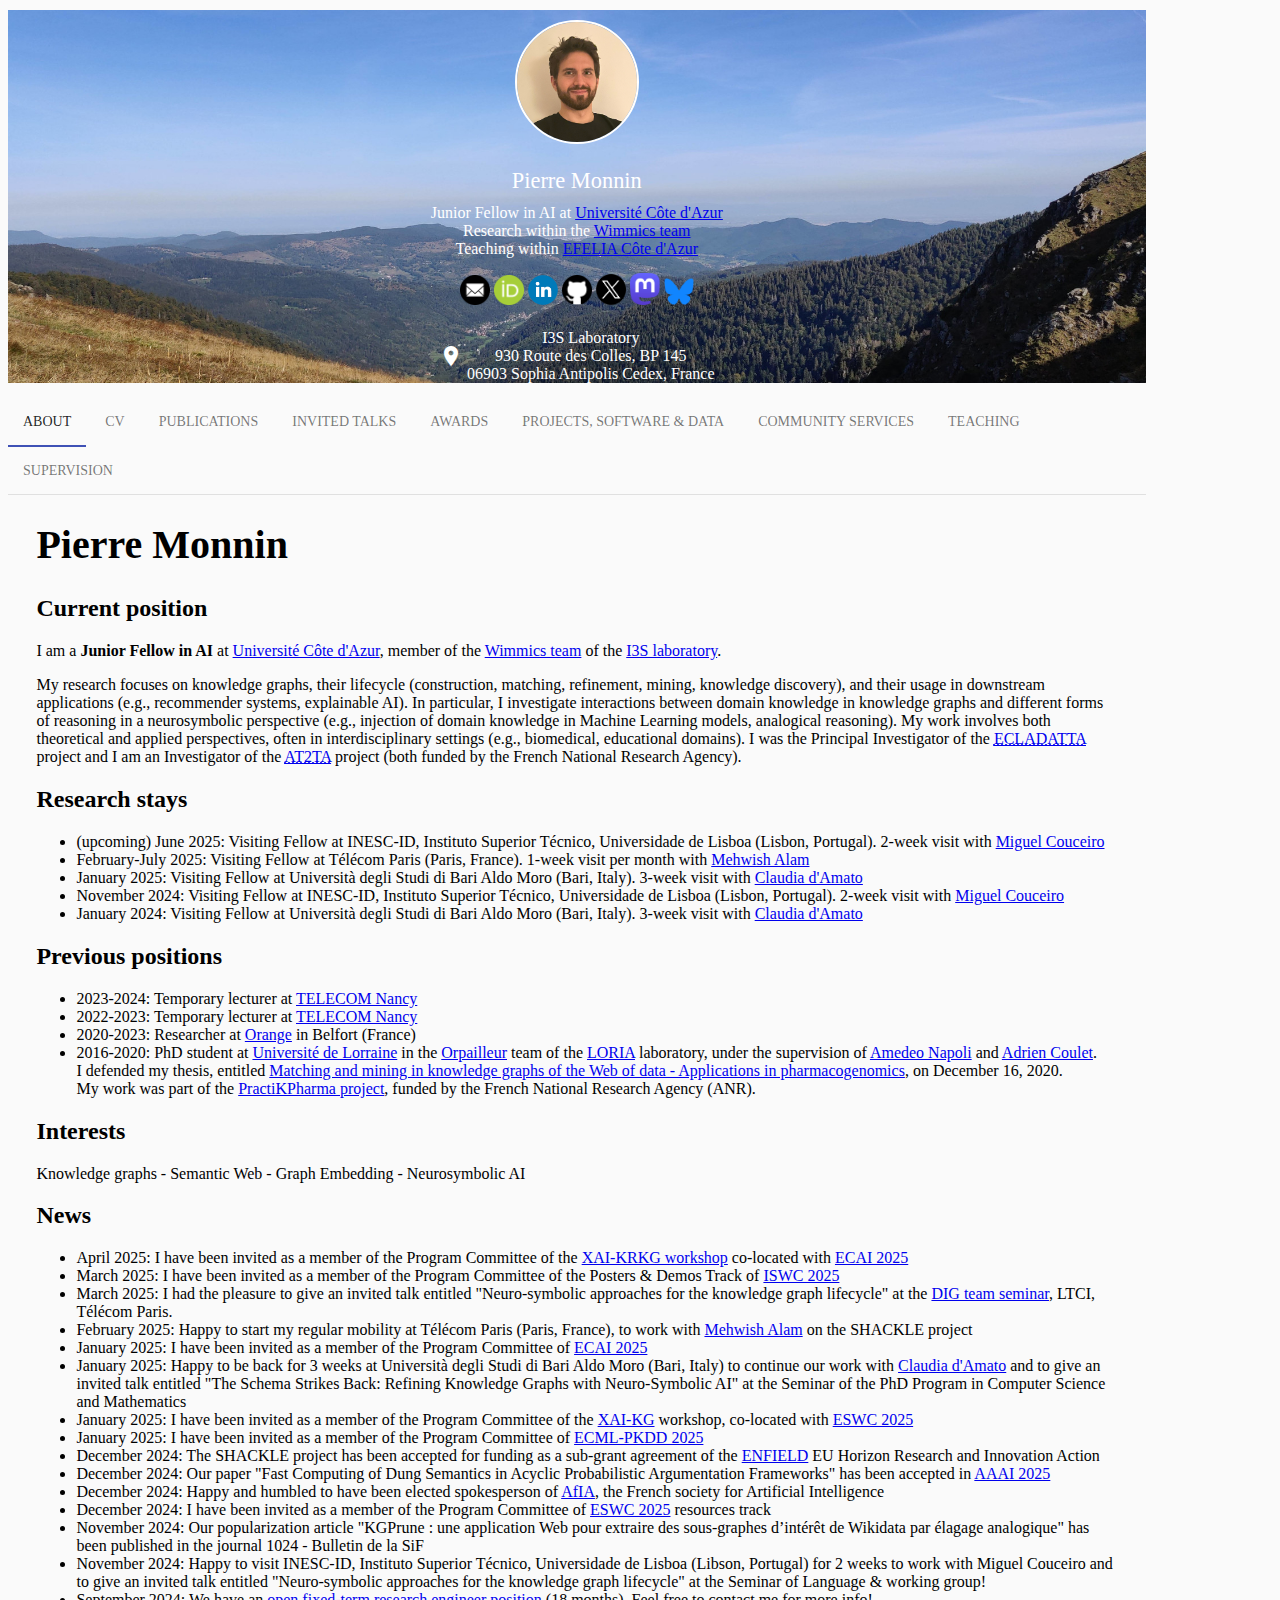
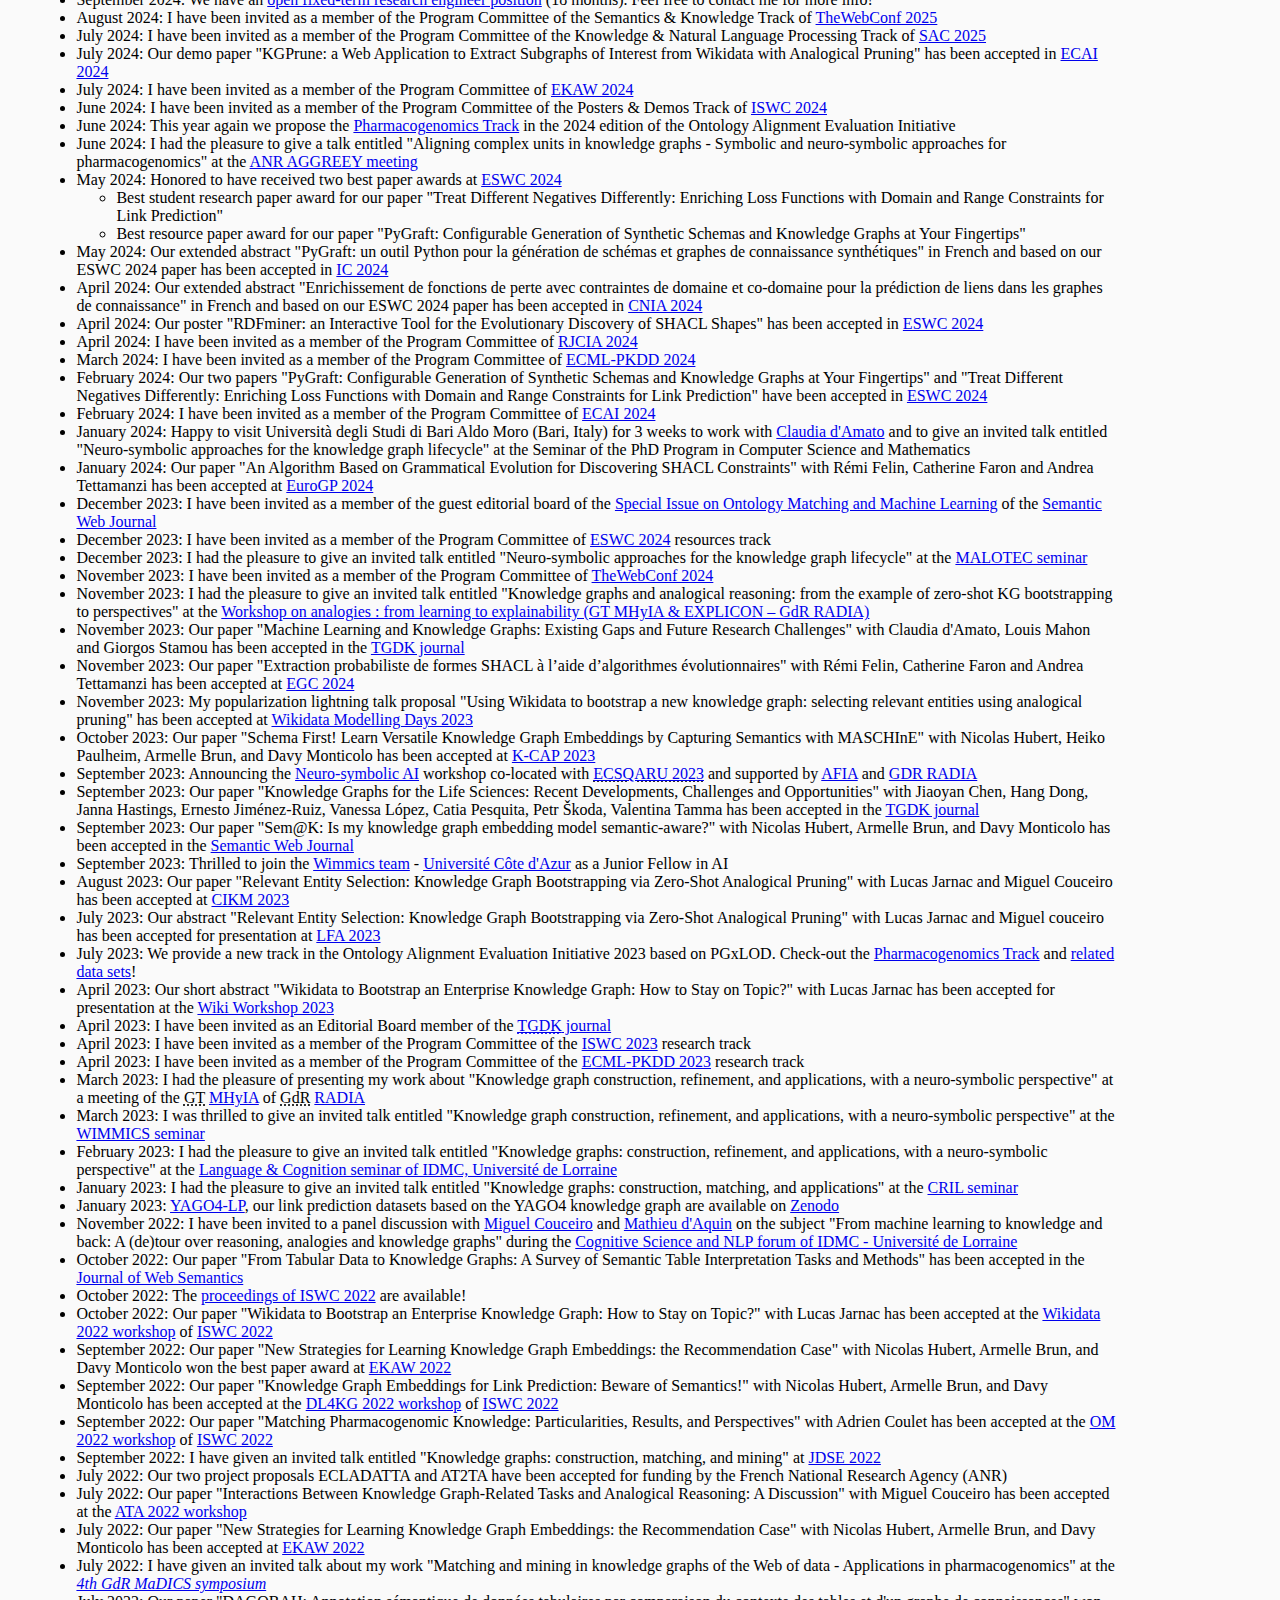
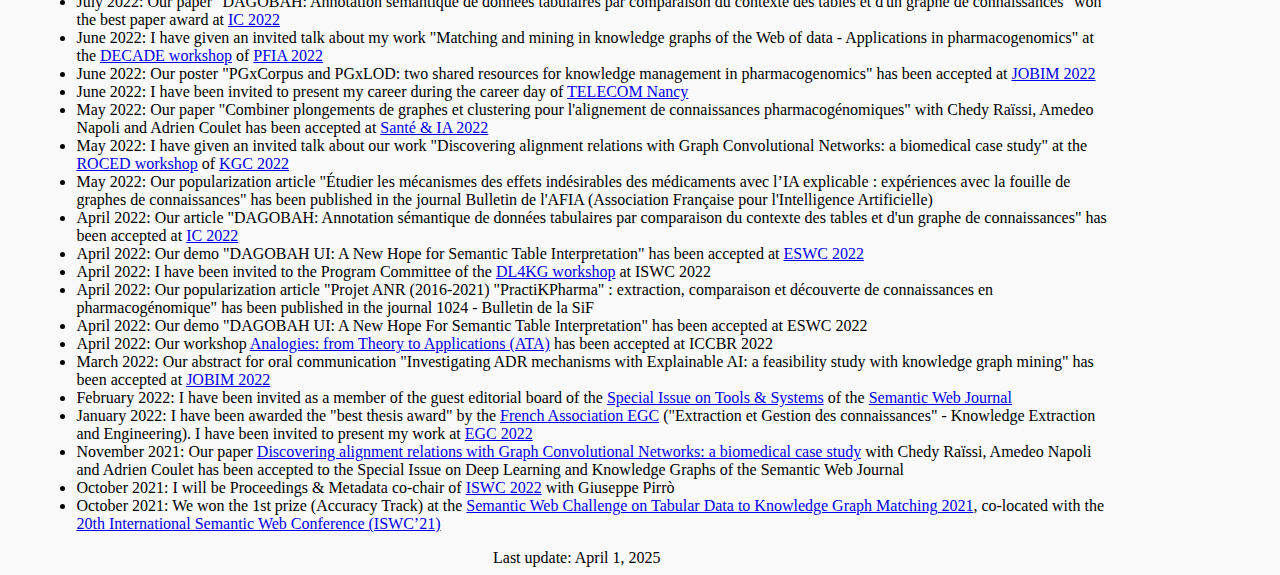
<file: index.html>
<!DOCTYPE html>
<html lang="en">
    <head>
        <meta charset="utf-8">
        <meta http-equiv="X-UA-Compatible" content="IE=edge">
        <meta name="description" content="Pierre Monnin">
        <meta name="viewport" content="width=device-width, initial-scale=1.0, minimum-scale=1.0">
        
        <title>Pierre Monnin</title>

        <link rel="stylesheet" href="https://fonts.googleapis.com/css?family=Roboto:300,400,500,700" type="text/css">
        <link rel="stylesheet" href="https://fonts.googleapis.com/icon?family=Material+Icons">
        <link rel="stylesheet" href="https://code.getmdl.io/1.3.0/material.indigo-orange.min.css">
        <script defer src="https://code.getmdl.io/1.3.0/material.min.js"></script>
        <link rel="stylesheet" href="styles.css" type="text/css">
    </head>

    <body>
        <div class="mdl-grid">
            <div class="mdl-cell mdl-cell--3-col mdl-cell--12-col-tablet mdl-cell--12-col-phone mdl-card mdl-shadow--3dp mdl-cell--top" id="id-card">
                <div class="center">
                    <div id="id-picture" class="id-block">
                        <img src="images/pmonnin.jpg" />
                    </div>
                    <div class="id-block">
                        <p id="id-title">
                            Pierre Monnin
                        </p>
                        <p id="id-subtitle">
                            Junior Fellow in AI at <a href="https://univ-cotedazur.fr/">Université Côte d'Azur</a><br />
                            Research within the <a href="https://team.inria.fr/wimmics/">Wimmics team</a><br />
                            Teaching within <a href="https://univ-cotedazur.fr/efelia-cote-dazur">EFELIA Côte d'Azur</a>
                        </p>
                    </div>
                    <div id="profiles" class="id-block">
                        <a href="mailto:firstname-dot-lastname-at-inria-dot-fr"><img src="images/mail.png" /></a>
                        <a href="https://orcid.org/0000-0002-2017-8426"><img src="images/orcid.png" alt="ORCID iD icon"></a>
                        <a href="https://linkedin.com/in/pierre-monnin"><img src="images/lk.png" /></a>
                        <a href="https://github.com/pmonnin"><img src="images/github.png" /></a>
                        <a href="https://twitter.com/piermonn"><img src="images/X.png" /></a>
                        <a href="https://sigmoid.social/@piermonn"><img src="images/mastodon.png" /></a>
                        <a href="https://bsky.app/profile/piermonn.bsky.social"><img src="images/bluesky.png" /></a>
                    </div>
                    <div id="address">
                        <div class="material-icons" style="vertical-align: middle;">
                                location_on
                        </div>
                        <p>
                            I3S Laboratory<br />
                            930 Route des Colles, BP 145<br />
                            06903 Sophia Antipolis Cedex, France
                        </p>
                    </div>
                </div>
            </div>

            <div class="mdl-cell mdl-cell--9-col mdl-cell--12-col-tablet mdl-cell--12-col-phone mdl-card mdl-shadow--3dp">
                <div class="mdl-card__title">
                    <div class="menu-bar">
                        <a href="index.html" class="menu-item active">About</a>
                        <a href="cv/pmonnin-cv.pdf" class="menu-item">CV</a>
                        <a href="publications.html" class="menu-item">Publications</a>
                        <a href="talks.html" class="menu-item">Invited Talks</a>
                        <a href="awards.html" class="menu-item">Awards</a>
                        <a href="projects.html" class="menu-item">Projects, Software &amp; Data</a>
                        <a href="services.html" class="menu-item">Community Services</a>
                        <a href="teaching.html" class="menu-item">Teaching</a>
                        <a href="supervision.html" class="menu-item">Supervision</a>
                    </div>
                </div>

                <div class="mdl-card__supporting-text">
                    <h1>Pierre Monnin</h1>
                    <h2>Current position</h2>
                    <p>
                        I am a <span class="bold">Junior Fellow in AI</span> at <a href="https://univ-cotedazur.fr/">Université Côte d'Azur</a>, member of the <a href="https://team.inria.fr/wimmics/">Wimmics team</a> of the <a href="https://www.i3s.unice.fr/en/">I3S laboratory</a>.</p>
                    <p>
                        My research focuses on knowledge graphs, their lifecycle (construction, matching, refinement, mining, knowledge discovery), and their usage in downstream applications (e.g., recommender systems, explainable AI). 
                        In particular, I investigate interactions between domain knowledge in knowledge graphs and different forms of reasoning in a neurosymbolic perspective (e.g., injection of domain knowledge in Machine Learning models, analogical reasoning). 
                        My work involves both theoretical and applied perspectives, often in interdisciplinary settings (e.g., biomedical, educational domains).
                        I was the Principal Investigator of the <a href="https://ecladatta.github.io"><abbr title="ExtraCtion of LAtent knowledge in Documents by conjointly Analyzing Texts and TAbles">ECLADATTA</abbr></a> project and I am an Investigator of the <a href="https://at2ta.loria.fr"><abbr title="Analogies: from Theory to Tools and Applications">AT2TA</abbr></a> project (both funded by the French National Research Agency).
                    </p>

                    <h2>Research stays</h2>

                    <ul>
                        <li>(upcoming) June 2025: Visiting Fellow at INESC-ID, Instituto Superior Técnico, Universidade de Lisboa (Lisbon, Portugal). 2-week visit with <a href="https://math.tecnico.ulisboa.pt/faculty/professor.php?who=mcouceiro">Miguel Couceiro</a></li>
                        <li>February-July 2025: Visiting Fellow at Télécom Paris (Paris, France). 1-week visit per month with <a href="https://sites.google.com/view/mehwish-alam/home">Mehwish Alam</a></li>
                        <li>January 2025: Visiting Fellow at Università degli Studi di Bari Aldo Moro (Bari, Italy). 3-week visit with <a href="http://www.di.uniba.it/~cdamato/">Claudia d'Amato</a></li>
                        <li>November 2024: Visiting Fellow at INESC-ID, Instituto Superior Técnico, Universidade de Lisboa (Lisbon, Portugal). 2-week visit with <a href="https://math.tecnico.ulisboa.pt/faculty/professor.php?who=mcouceiro">Miguel Couceiro</a></li>
                        <li>January 2024: Visiting Fellow at Università degli Studi di Bari Aldo Moro (Bari, Italy). 3-week visit with <a href="http://www.di.uniba.it/~cdamato/">Claudia d'Amato</a></li>
                    </ul>

                    <h2>Previous positions</h2>
                    
                    <ul>
                        <li>2023-2024: Temporary lecturer at <a href="https://telecomnancy.univ-lorraine.fr/">TELECOM Nancy</a></li>
                        <li>2022-2023: Temporary lecturer at <a href="https://telecomnancy.univ-lorraine.fr/">TELECOM Nancy</a></li>
                        <li>2020-2023: Researcher at <a href="https://hellofuture.orange.com/en/">Orange</a> in Belfort (France)</li>
                        <li>2016-2020: PhD student at <a href="https://www.univ-lorraine.fr/en/univ-lorraine/">Université de Lorraine</a> in the <a href="https://orpailleur.loria.fr">Orpailleur</a> team of the <a href="https://www.loria.fr/en">LORIA</a> laboratory, under the supervision of <a href="https://members.loria.fr/ANapoli/">Amedeo Napoli</a> and <a href="https://members.loria.fr/ACoulet/">Adrien Coulet</a>.<br />
                        I defended my thesis, entitled <a href="https://hal.inria.fr/tel-03122326/document">Matching and mining in knowledge graphs of the Web of data - Applications in pharmacogenomics</a>, on December 16, 2020.<br />
                        My work was part of the <a href="http://practikpharma.loria.fr">PractiKPharma project</a>, funded by the French National Research Agency (ANR).</li>
                    </ul>

                    <h2>Interests</h2>
                    <p>
                        Knowledge graphs - Semantic Web - Graph Embedding - Neurosymbolic AI
                    </p>

                    <h2>News</h2>
                    <ul>
                        <li>April 2025: I have been invited as a member of the Program Committee of the <a href="https://sites.google.com/unical.it/xai-krkgecai/home-page">XAI-KRKG workshop</a> co-located with <a href="https://ecai2025.org/">ECAI 2025</a></li>
                        <li>March 2025: I have been invited as a member of the Program Committee of the Posters &amp; Demos Track of <a href="https://iswc2025.semanticweb.org/">ISWC 2025</a></li>
                        <li>March 2025: I had the pleasure to give an invited talk entitled "Neuro-symbolic approaches for the knowledge graph lifecycle" at the <a href="https://dig.telecom-paris.fr/blog/index.php/seminar/">DIG team seminar</a>, LTCI, Télécom Paris.</li>
                        <li>February 2025: Happy to start my regular mobility at Télécom Paris (Paris, France), to work with <a href="https://sites.google.com/view/mehwish-alam/home">Mehwish Alam</a> on the SHACKLE project</li>
                        <li>January 2025: I have been invited as a member of the Program Committee of <a href="https://ecai2025.org/">ECAI 2025</a></li>
                        <li>January 2025: Happy to be back for 3 weeks at Università degli Studi di Bari Aldo Moro (Bari, Italy) to continue our work with <a href="http://www.di.uniba.it/~cdamato/">Claudia d'Amato</a> and to give an invited talk entitled "The Schema Strikes Back: Refining Knowledge Graphs with Neuro-Symbolic AI" at the Seminar of the PhD Program in Computer Science and Mathematics</li>
                        <li>January 2025: I have been invited as a member of the Program Committee of the <a href="https://xaikg2025.demacs.unical.it/home-page">XAI-KG</a> workshop, co-located with <a href="https://2025.eswc-conferences.org/">ESWC 2025</a></li>
                        <li>January 2025: I have been invited as a member of the Program Committee of <a href="https://2025.ecmlpkdd.org/">ECML-PKDD 2025</a></li>
                        <li>December 2024: The SHACKLE project has been accepted for funding as a sub-grant agreement of the <a href="https://www.enfield-project.eu/">ENFIELD</a> EU Horizon Research and Innovation Action</li>
                        <li>December 2024: Our paper "Fast Computing of Dung Semantics in Acyclic Probabilistic Argumentation Frameworks" has been accepted in <a href="https://aaai.org/conference/aaai/aaai-25/">AAAI 2025</a></li>
                        <li>December 2024: Happy and humbled to have been elected spokesperson of <a href="https://afia.asso.fr/">AfIA</a>, the French society for Artificial Intelligence</li>
                        <li>December 2024: I have been invited as a member of the Program Committee of <a href="https://2025.eswc-conferences.org/">ESWC 2025</a> resources track</li>
                        <li>November 2024: Our popularization article "KGPrune : une application Web pour extraire des sous-graphes d’intérêt de Wikidata par élagage analogique" has been published in the journal 1024 - Bulletin de la SiF</li>
                        <li>November 2024: Happy to visit INESC-ID, Instituto Superior Técnico, Universidade de Lisboa (Libson, Portugal) for 2 weeks to work with Miguel Couceiro and to give an invited talk entitled "Neuro-symbolic approaches for the knowledge graph lifecycle" at the Seminar of Language &amp; working group!</li>
                        <li>September 2024: We have an <a href="documents/AT2TA-job-engineer.pdf">open fixed-term research engineer position</a> (18 months). Feel free to contact me for more info!</li>
                        <li>August 2024: I have been invited as a member of the Program Committee of the Semantics &amp; Knowledge Track of <a href="https://www2025.thewebconf.org/">TheWebConf 2025</a></li>
                        <li>July 2024: I have been invited as a member of the Program Committee of the Knowledge &amp; Natural Language Processing Track of <a href="https://www.sigapp.org/sac/sac2025/index.php">SAC 2025</a></li>
                        <li>July 2024: Our demo paper "KGPrune: a Web Application to Extract Subgraphs of Interest from Wikidata with Analogical Pruning" has been accepted in <a href="https://www.ecai2024.eu/">ECAI 2024</a></li>
                        <li>July 2024: I have been invited as a member of the Program Committee of <a href="https://event.cwi.nl/ekaw2024/">EKAW 2024</a></li>
                        <li>June 2024: I have been invited as a member of the Program Committee of the Posters &amp; Demos Track of <a href="https://iswc2024.semanticweb.org/">ISWC 2024</a></li>
                        <li>June 2024: This year again we propose the <a href="http://oaei.ontologymatching.org/2024/pharmacogenomics/index.html">Pharmacogenomics Track</a> in the 2024 edition of the Ontology Alignment Evaluation Initiative</li>
                        <li>June 2024: I had the pleasure to give a talk entitled "Aligning complex units in knowledge graphs - Symbolic and neuro-symbolic approaches for pharmacogenomics" at the <a href="https://aggreey.github.io/meetings/meeting4.html">ANR AGGREEY meeting</a></li>
                        <li>May 2024: Honored to have received two best paper awards at <a href="https://2024.eswc-conferences.org/">ESWC 2024</a>
                            <ul>
                                <li>Best student research paper award for our paper "Treat Different Negatives Differently: Enriching Loss Functions with Domain and Range Constraints for Link Prediction"</li>
                                <li>Best resource paper award for our paper "PyGraft: Configurable Generation of Synthetic Schemas and Knowledge Graphs at Your Fingertips"</li>
                            </ul>
                        </li>
                        <li>May 2024: Our extended abstract "PyGraft: un outil Python pour la génération de schémas et graphes de connaissance synthétiques" in French and based on our ESWC 2024 paper has been accepted in <a href="https://pfia2024.univ-lr.fr/Conf%C3%A9rences/IC/">IC 2024</a></li>
                        <li>April 2024: Our extended abstract "Enrichissement de fonctions de perte avec contraintes de domaine et co-domaine pour la prédiction de liens dans les graphes de connaissance" in French and based on our ESWC 2024 paper has been accepted in <a href="https://pfia2024.univ-lr.fr/Conf%C3%A9rences/CNIA/">CNIA 2024</a></li>
                        <li>April 2024: Our poster "RDFminer: an Interactive Tool for the Evolutionary Discovery of SHACL Shapes" has been accepted in <a href="https://2024.eswc-conferences.org/">ESWC 2024</a></li>
                        <li>April 2024: I have been invited as a member of the Program Committee of <a href="https://pfia2024.univ-lr.fr/Conf%C3%A9rences/RJCIA/">RJCIA 2024</a></li>
                        <li>March 2024: I have been invited as a member of the Program Committee of <a href="https://2024.ecmlpkdd.org/">ECML-PKDD 2024</a></li>
                        <li>February 2024: Our two papers "PyGraft: Configurable Generation of Synthetic Schemas and Knowledge Graphs at Your Fingertips" and "Treat Different Negatives Differently: Enriching Loss Functions with Domain and Range Constraints for Link Prediction" have been accepted in <a href="https://2024.eswc-conferences.org/">ESWC 2024</a></li>
                        <li>February 2024: I have been invited as a member of the Program Committee of <a href="https://www.ecai2024.eu/">ECAI 2024</a></li>
                        <li>January 2024: Happy to visit Università degli Studi di Bari Aldo Moro (Bari, Italy) for 3 weeks to work with <a href="http://www.di.uniba.it/~cdamato/">Claudia d'Amato</a> and to give an invited talk entitled "Neuro-symbolic approaches for the knowledge graph lifecycle" at the Seminar of the PhD Program in Computer Science and Mathematics</li>
                        <li>January 2024: Our paper "An Algorithm Based on Grammatical Evolution for Discovering SHACL Constraints" with Rémi Felin, Catherine Faron and Andrea Tettamanzi has been accepted at <a href="https://www.evostar.org/2024/eurogp/">EuroGP 2024</a></li>
                        <li>December 2023: I have been invited as a member of the guest editorial board of the <a href="https://www.semantic-web-journal.net/blog/special-issue-ontology-matching-and-machine-learning">Special Issue on Ontology Matching and Machine Learning</a> of the <a href="http://www.semantic-web-journal.net/">Semantic Web Journal</a></li>
                        <li>December 2023: I have been invited as a member of the Program Committee of <a href="https://2024.eswc-conferences.org/">ESWC 2024</a> resources track</li>
                        <li>December 2023: I had the pleasure to give an invited talk entitled "Neuro-symbolic approaches for the knowledge graph lifecycle" at the <a href="https://malotec.loria.fr/">MALOTEC seminar</a></li>
                        <li>November 2023: I have been invited as a member of the Program Committee of <a href="https://www2024.thewebconf.org/">TheWebConf 2024</a></li>
                        <li>November 2023: I had the pleasure to give an invited talk entitled "Knowledge graphs and analogical reasoning: from the example of zero-shot KG bootstrapping to perspectives" at the <a href="https://at2ta.loria.fr/analogies-from-learning-to-explainability/">Workshop on analogies : from learning to explainability (GT MHyIA &amp; EXPLICON – GdR RADIA)</a></li>
                        <li>November 2023: Our paper "Machine Learning and Knowledge Graphs: Existing Gaps and Future Research Challenges" with Claudia d'Amato, Louis Mahon and Giorgos Stamou has been accepted in the <a href="https://tgdk.org/index.html">TGDK journal</a></li>
                        <li>November 2023: Our paper "Extraction probabiliste de formes SHACL à l’aide d’algorithmes évolutionnaires" with Rémi Felin, Catherine Faron and Andrea Tettamanzi has been accepted at <a href="https://iutdijon.u-bourgogne.fr/egc2024/">EGC 2024</a></li>
                        <li>November 2023: My popularization lightning talk proposal "Using Wikidata to bootstrap a new knowledge graph: selecting relevant entities using analogical pruning" has been accepted at <a href="https://www.wikidata.org/wiki/Wikidata:Events/Data_Modelling_Days_2023">Wikidata Modelling Days 2023</a></li>
                        <li>October 2023: Our paper "Schema First! Learn Versatile Knowledge Graph Embeddings by Capturing Semantics with MASCHInE" with Nicolas Hubert, Heiko Paulheim, Armelle Brun, and Davy Monticolo has been accepted at <a href="https://www.k-cap.org/2023/">K-CAP 2023</a></li>
                        <li>September 2023: Announcing the <a href="https://afia.asso.fr/les-journees-communes/afia-radia-2023/">Neuro-symbolic AI</a> workshop co-located with <abbr title="17th European Conference on Symbolic and Quantitative Approaches to Reasoning with Uncertainty "><a href="https://www.cril.univ-artois.fr/ecsqaru23/">ECSQARU 2023</a></abbr> and supported by <a href="https://afia.asso.fr/">AFIA</a> and <a href="https://gdr-radia.cnrs.fr/">GDR RADIA</a></li>
                        <li>September 2023: Our paper "Knowledge Graphs for the Life Sciences: Recent Developments, Challenges and Opportunities" with Jiaoyan Chen, Hang Dong, Janna Hastings, Ernesto Jim&eacute;nez-Ruiz, Vanessa L&oacute;pez, Catia Pesquita, Petr &Scaron;koda, Valentina Tamma has been accepted in the <a href="https://tgdk.org/index.html">TGDK journal</a></li>
                        <li>September 2023: Our paper "Sem@K: Is my knowledge graph embedding model semantic-aware?" with Nicolas Hubert, Armelle Brun, and Davy Monticolo has been accepted in the <a href="https://www.semantic-web-journal.net/">Semantic Web Journal</a></li>
                        <li>September 2023: Thrilled to join the <a href="https://team.inria.fr/wimmics/">Wimmics team</a> - <a href="https://univ-cotedazur.fr/">Université Côte d'Azur</a> as a Junior Fellow in AI</li>
                        <li>August 2023: Our paper "Relevant Entity Selection: Knowledge Graph Bootstrapping via Zero-Shot Analogical Pruning" with Lucas Jarnac and Miguel Couceiro has been accepted at <a href="https://uobevents.eventsair.com/cikm2023/">CIKM 2023</a></li>
                        <li>July 2023: Our abstract "Relevant Entity Selection: Knowledge Graph Bootstrapping via Zero-Shot Analogical Pruning" with Lucas Jarnac and Miguel couceiro has been accepted for presentation at <a href="https://lfa2023.sciencesconf.org/">LFA 2023</a></li>
                        <li>July 2023: We provide a new track in the Ontology Alignment Evaluation Initiative 2023 based on PGxLOD. Check-out the <a href="http://oaei.ontologymatching.org/2023/pharmacogenomics/index.html">Pharmacogenomics Track</a> and <a href="https://doi.org/10.5281/zenodo.8195909">related data sets</a>!</li>
                        <li>April 2023: Our short abstract "Wikidata to Bootstrap an Enterprise Knowledge Graph: How to Stay on Topic?" with Lucas Jarnac has been accepted for presentation at the <a href="https://wikiworkshop.org/2023/">Wiki Workshop 2023</a></li>
                        <li>April 2023: I have been invited as an Editorial Board member of the <a href="https://tgdk.org/index.html"><abbr title="Transactions on Graph Data and Knowledge">TGDK</abbr> journal</a></li>
                        <li>April 2023: I have been invited as a member of the Program Committee of the <a href="https://iswc2023.semanticweb.org/">ISWC 2023</a> research track</li>
                        <li>April 2023: I have been invited as a member of the Program Committee of the <a href="https://2023.ecmlpkdd.org/">ECML-PKDD 2023</a> research track</li>
                        <li>March 2023: I had the pleasure of presenting my work about "Knowledge graph construction, refinement, and applications, with a neuro-symbolic perspective" at a meeting of the <abbr title="Groupe de Travail">GT</abbr> <a href="https://mygdr.hosted.lip6.fr/GTView/34/">MHyIA</a> of <abbr title="Groupe de Recherche">GdR</abbr> <a href="https://mygdr.hosted.lip6.fr/accueilGDR/4/10">RADIA</a></li>
                        <li>March 2023: I was thrilled to give an invited talk entitled "Knowledge graph construction, refinement, and applications, with a neuro-symbolic perspective" at the <a href="https://team.inria.fr/wimmics/seminars/">WIMMICS seminar</a></li>
                        <li>February 2023: I had the pleasure to give an invited talk entitled "Knowledge graphs: construction, refinement, and applications, with a neuro-symbolic perspective" at the <a href="https://idmc.univ-lorraine.fr/informations-master-sciences-cognitives/info-sc-seminaires/">Language &amp; Cognition seminar of IDMC, Université de Lorraine</a></li>
                        <li>January 2023: I had the pleasure to give an invited talk entitled "Knowledge graphs: construction, matching, and applications" at the <a href="https://www.cril.univ-artois.fr/seminars/2023-01-12-14-00-00-seminary/">CRIL seminar</a></li>
                        <li>January 2023: <a href="https://doi.org/10.5281/zenodo.7526244">YAGO4-LP</a>, our link prediction datasets based on the YAGO4 knowledge graph are available on <a href="https://doi.org/10.5281/zenodo.7526244">Zenodo</a></li>
                        <li>November 2022: I have been invited to a panel discussion with <a href="https://members.loria.fr/mcouceiro/">Miguel Couceiro</a> and <a href="https://mdaquin.github.io/">Mathieu d'Aquin</a> on the subject "From machine learning to knowledge and back: A (de)tour over reasoning, analogies and knowledge graphs" during the <a href="https://idmc.univ-lorraine.fr/evenements-idmc/forum-sciences-cognitives-2022/">Cognitive Science and NLP forum of IDMC - Université de Lorraine</a></li>
                        <li>October 2022: Our paper "From Tabular Data to Knowledge Graphs: A Survey of Semantic Table Interpretation Tasks and Methods" has been accepted in the <a href="https://www.sciencedirect.com/journal/journal-of-web-semantics">Journal of Web Semantics</a></li>
                        <li>October 2022: The <a href="https://doi.org/10.1007/978-3-031-19433-7">proceedings of ISWC 2022</a> are available!</li>
                        <li>October 2022: Our paper "Wikidata to Bootstrap an Enterprise Knowledge Graph: How to Stay on Topic?" with Lucas Jarnac has been accepted at the <a href="https://wikidataworkshop.github.io/2022/">Wikidata 2022 workshop</a> of <a href="https://iswc2022.semanticweb.org/">ISWC 2022</a></li>
                        <li>September 2022: Our paper "New Strategies for Learning Knowledge Graph Embeddings: the Recommendation Case" with Nicolas Hubert, Armelle Brun, and Davy Monticolo won the best paper award at <a href="https://ekaw2022.inf.unibz.it/">EKAW 2022</a></li>
                        <li>September 2022: Our paper "Knowledge Graph Embeddings for Link Prediction: Beware of Semantics!" with Nicolas Hubert, Armelle Brun, and Davy Monticolo has been accepted at the <a href="https://alammehwish.github.io/dl4kg2022/">DL4KG 2022 workshop</a> of <a href="https://iswc2022.semanticweb.org/">ISWC 2022</a></li>
                        <li>September 2022: Our paper "Matching Pharmacogenomic Knowledge: Particularities, Results, and Perspectives" with Adrien Coulet has been accepted at the <a href="http://www.om2022.ontologymatching.org/">OM 2022 workshop</a> of <a href="https://iswc2022.semanticweb.org/">ISWC 2022</a></li>
                        <li>September 2022: I have given an invited talk entitled "Knowledge graphs: construction, matching, and mining" at <a href="https://digicosme.cnrs.fr/en/junior-conference-on-datascience-and-engeneering-2022-jdse/">JDSE 2022</a></li>
                        <li>July 2022: Our two project proposals ECLADATTA and AT2TA have been accepted for funding by the French National Research Agency (ANR)</li>
                        <li>July 2022: Our paper "Interactions Between Knowledge Graph-Related Tasks and Analogical Reasoning: A Discussion" with Miguel Couceiro has been accepted at the <a href="http://iccbr-ata2022.loria.fr/">ATA 2022 workshop</a></li>
                        <li>July 2022: Our paper "New Strategies for Learning Knowledge Graph Embeddings: the Recommendation Case" with Nicolas Hubert, Armelle Brun, and Davy Monticolo has been accepted at <a href="https://ekaw2022.inf.unibz.it/">EKAW 2022</a></li>
                        <li>July 2022: I have given an invited talk about my work "Matching and mining in knowledge graphs of the Web of data - Applications in pharmacogenomics" at the <a class="journal" href="https://www.madics.fr/event/symposium-madics-4/">4th GdR MaDICS symposium</a></li>
                        <li>July 2022:  Our paper "DAGOBAH: Annotation s&eacute;mantique de donn&eacute;es tabulaires par comparaison du contexte des tables et d'un graphe de connaissances" won the best paper award at <a href="https://ci.mines-stetienne.fr/pfia2022/conferences/ic/">IC 2022</a></li>
                        <li>June 2022: I have given an invited talk about my work "Matching and mining in knowledge graphs of the Web of data - Applications in pharmacogenomics" at the <a href="https://ci.mines-stetienne.fr/pfia2022/Ateliers/Decade/">DECADE workshop</a> of <a href="https://ci.mines-stetienne.fr/pfia2022/">PFIA 2022</a></li>
                        <li>June 2022: Our poster "PGxCorpus and PGxLOD: two shared resources for knowledge management in pharmacogenomics" has been accepted at <a href="https://jobim2022.sciencesconf.org/">JOBIM 2022</a></li>
                        <li>June 2022: I have been invited to present my career during the career day of <a href="https://telecomnancy.univ-lorraine.fr/">TELECOM Nancy</a></li>
                        <li>May 2022: Our paper "Combiner plongements de graphes et clustering pour l'alignement de connaissances pharmacog&eacute;nomiques" with Chedy Ra&iuml;ssi, Amedeo Napoli and Adrien Coulet has been accepted at <a href="https://ci.mines-stetienne.fr/pfia2022/journees/sante-ia/">Sant&eacute; &amp; IA 2022</a></li>
                        <li>May 2022: I have given an invited talk about our work "Discovering alignment relations with Graph Convolutional Networks: a biomedical case study" at the <a href="https://www.irit.fr/ROCED/evenement/roced2.html">ROCED workshop</a> of <a href="https://www.knowledgegraph.tech/">KGC 2022</a></li>
                        <li>May 2022: Our popularization article "&Eacute;tudier les m&eacute;canismes des effets ind&eacute;sirables des m&eacute;dicaments avec l’IA explicable : exp&eacute;riences avec la fouille de graphes de connaissances" has been published in the journal Bulletin de l'AFIA (Association Française pour l'Intelligence Artificielle)</li>
                        <li>April 2022: Our article "DAGOBAH: Annotation s&eacute;mantique de donn&eacute;es tabulaires par comparaison du contexte des tables et d'un graphe de connaissances" has been accepted at <a href="https://ci.mines-stetienne.fr/pfia2022/conferences/ic/">IC 2022</a></li>
                        <li>April 2022: Our demo "DAGOBAH UI: A New Hope for Semantic Table Interpretation" has been accepted at <a href="https://2022.eswc-conferences.org/">ESWC 2022</a></li>
                        <li>April 2022: I have been invited to the Program Committee of the <a href="https://alammehwish.github.io/dl4kg2022/">DL4KG workshop</a> at ISWC 2022</li>
                        <li>April 2022: Our popularization article "Projet ANR (2016-2021) "PractiKPharma" : extraction, comparaison et d&eacute;couverte de connaissances en pharmacog&eacute;nomique" has been published in the journal 1024 - Bulletin de la SiF</li>
                        <li>April 2022: Our demo "DAGOBAH UI: A New Hope For Semantic Table Interpretation" has been accepted at ESWC 2022</li>
                        <li>April 2022: Our workshop <a href="http://iccbr-ata2022.loria.fr/">Analogies: from Theory to Applications (ATA)</a> has been accepted at ICCBR 2022</li>
                        <li>March 2022: Our abstract for oral communication "Investigating ADR mechanisms with Explainable AI: a feasibility study with knowledge graph mining" has been accepted at <a href="https://jobim2022.sciencesconf.org/">JOBIM 2022</a></li>
                        <li>February 2022: I have been invited as a member of the guest editorial board of the <a href="http://www.semantic-web-journal.net/blog/call-papers-special-issue-tools-systems#">Special Issue on Tools &amp; Systems</a> of the <a href="http://www.semantic-web-journal.net/">Semantic Web Journal</a></li>
                        <li>January 2022: I have been awarded the "best thesis award" by the <a href="https://www.egc.asso.fr/">French Association EGC</a> ("Extraction et Gestion des connaissances" - Knowledge Extraction and Engineering). I have been invited to present my work at <a href="https://egc2022.univ-tours.fr/">EGC 2022</a></li>
                        <li>November 2021: Our paper <a href="https://content.iospress.com/articles/semantic-web/sw210452">Discovering alignment relations with Graph Convolutional Networks: a biomedical case study</a> with Chedy Ra&iuml;ssi, Amedeo Napoli and Adrien Coulet has been accepted to the Special Issue on Deep Learning and Knowledge Graphs of the Semantic Web Journal</li>
                        <li>October 2021: I will be Proceedings &amp; Metadata co-chair of <a href="http://iswc2022.semanticweb.org">ISWC 2022</a> with Giuseppe Pirr&ograve;</li>
                        <li>October 2021: We won the 1st prize (Accuracy Track) at the <a href="http://www.cs.ox.ac.uk/isg/challenges/sem-tab/2021/index.html">Semantic Web Challenge on Tabular Data to Knowledge Graph Matching 2021</a>, co-located with the <a href="https://iswc2021.semanticweb.org/">20th International Semantic Web Conference (ISWC’21)</a></li>
                    </ul>
                </div>
            </div>

            <div class="mdl-cell mdl-cell--3-col-desktop mdl-cell--hide-tablet mdl-cell--hide-phone">
            </div>

            <div class="mdl-cell mdl-cell--9-col mdl-cell--12-col-tablet mdl-cell--12-col-phone mdl-card mdl-shadow--3dp" id="footer-card">
                <div class="mdl-card__supporting-text">
                    <p>Last update: April 1, 2025</p>
                </div>
            </div>
        </div>
    </body>
</html>
</file>
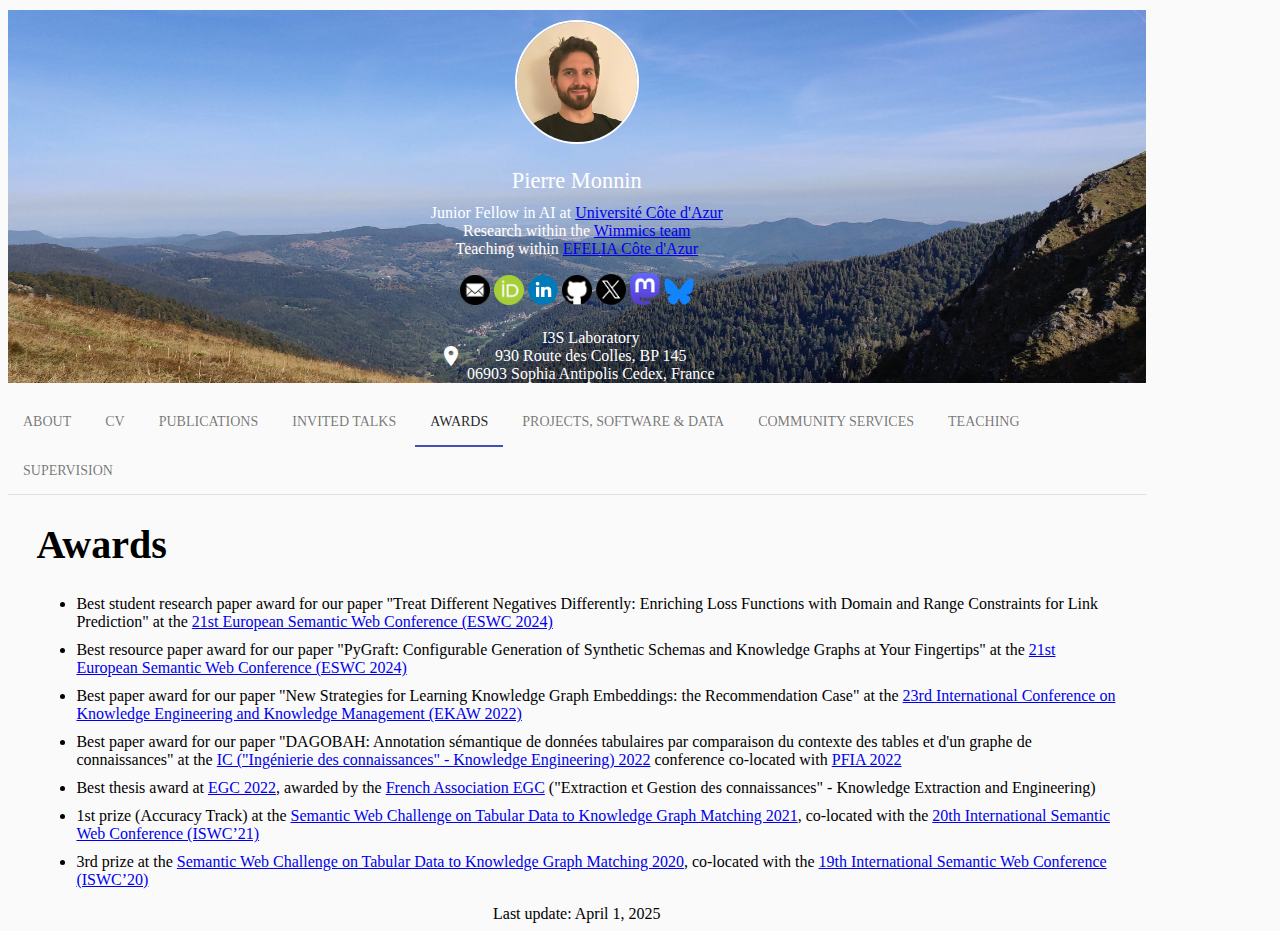
<file: awards.html>
<!DOCTYPE html>
<html lang="en">
    <head>
        <meta charset="utf-8">
        <meta http-equiv="X-UA-Compatible" content="IE=edge">
        <meta name="description" content="Pierre Monnin">
        <meta name="viewport" content="width=device-width, initial-scale=1.0, minimum-scale=1.0">
        
        <title>Pierre Monnin</title>

        <link rel="stylesheet" href="https://fonts.googleapis.com/css?family=Roboto:300,400,500,700" type="text/css">
        <link rel="stylesheet" href="https://fonts.googleapis.com/icon?family=Material+Icons">
        <link rel="stylesheet" href="https://code.getmdl.io/1.3.0/material.indigo-orange.min.css">
        <script defer src="https://code.getmdl.io/1.3.0/material.min.js"></script>
        <link rel="stylesheet" href="styles.css" type="text/css">
    </head>

    <body>
        <div class="mdl-grid">
            <div class="mdl-cell mdl-cell--3-col mdl-cell--12-col-tablet mdl-cell--12-col-phone mdl-card mdl-shadow--3dp mdl-cell--top" id="id-card">
                <div class="center">
                    <div id="id-picture" class="id-block">
                        <img src="images/pmonnin.jpg" />
                    </div>
                    <div class="id-block">
                        <p id="id-title">
                            Pierre Monnin
                        </p>
                        <p id="id-subtitle">
                            Junior Fellow in AI at <a href="https://univ-cotedazur.fr/">Université Côte d'Azur</a><br />
                            Research within the <a href="https://team.inria.fr/wimmics/">Wimmics team</a><br />
                            Teaching within <a href="https://univ-cotedazur.fr/efelia-cote-dazur">EFELIA Côte d'Azur</a>
                        </p>
                    </div>
                    <div id="profiles" class="id-block">
                        <a href="mailto:firstname-dot-lastname-at-inria-dot-fr"><img src="images/mail.png" /></a>
                        <a href="https://orcid.org/0000-0002-2017-8426"><img src="images/orcid.png" alt="ORCID iD icon"></a>
                        <a href="https://linkedin.com/in/pierre-monnin"><img src="images/lk.png" /></a>
                        <a href="https://github.com/pmonnin"><img src="images/github.png" /></a>
                        <a href="https://twitter.com/piermonn"><img src="images/X.png" /></a>
                        <a href="https://sigmoid.social/@piermonn"><img src="images/mastodon.png" /></a>
                        <a href="https://bsky.app/profile/piermonn.bsky.social"><img src="images/bluesky.png" /></a>
                    </div>
                    <div id="address">
                        <div class="material-icons" style="vertical-align: middle;">
                                location_on
                        </div>
                        <p>
                            I3S Laboratory<br />
                            930 Route des Colles, BP 145<br />
                            06903 Sophia Antipolis Cedex, France
                        </p>
                    </div>
                </div>
            </div>
            <div class="mdl-cell mdl-cell--9-col mdl-cell--12-col-tablet mdl-cell--12-col-phone mdl-card mdl-shadow--3dp">
                <div class="mdl-card__title">
                    <div class="menu-bar">
                        <a href="index.html" class="menu-item">About</a>
                        <a href="cv/pmonnin-cv.pdf" class="menu-item">CV</a>
                        <a href="publications.html" class="menu-item">Publications</a>
                        <a href="talks.html" class="menu-item">Invited Talks</a>
                        <a href="awards.html" class="menu-item active">Awards</a>
                        <a href="projects.html" class="menu-item">Projects, Software &amp; Data</a>
                        <a href="services.html" class="menu-item">Community Services</a>
                        <a href="teaching.html" class="menu-item">Teaching</a>
                        <a href="supervision.html" class="menu-item">Supervision</a>
                    </div>
                </div>

                <div class="mdl-card__supporting-text">
                    <h1>Awards</h1>

                    <ul>
                        <li class="increased-margin-li">Best student research paper award for our paper "Treat Different Negatives Differently: Enriching Loss Functions with Domain and Range Constraints for Link Prediction" at the <a href="https://2024.eswc-conferences.org/">21st European Semantic Web Conference (ESWC 2024)</a></li>
                        <li class="increased-margin-li">Best resource paper award for our paper "PyGraft: Configurable Generation of Synthetic Schemas and Knowledge Graphs at Your Fingertips" at the <a href="https://2024.eswc-conferences.org/">21st European Semantic Web Conference (ESWC 2024)</a></li>
                        <li class="increased-margin-li">Best paper award for our paper "New Strategies for Learning Knowledge Graph Embeddings: the Recommendation Case" at the <a href="https://ekaw2022.inf.unibz.it/">23rd International Conference on Knowledge Engineering and Knowledge Management (EKAW 2022)</a></li>
                        <li class="increased-margin-li">Best paper award for our paper "DAGOBAH: Annotation sémantique de données tabulaires par comparaison du contexte des tables et d'un graphe de connaissances" at the <a href="https://ci.mines-stetienne.fr/pfia2022/conferences/ic/">IC ("Ing&eacute;nierie des connaissances" - Knowledge Engineering) 2022</a> conference co-located with <a href="https://ci.mines-stetienne.fr/pfia2022/">PFIA 2022</a></li>
                        <li class="increased-margin-li">Best thesis award at <a href="https://egc2022.univ-tours.fr/">EGC 2022</a>, awarded by the <a href="https://www.egc.asso.fr/">French Association EGC</a> ("Extraction et Gestion des connaissances" - Knowledge Extraction and Engineering)</li>
                        <li class="increased-margin-li">1st prize (Accuracy Track) at the <a href="http://www.cs.ox.ac.uk/isg/challenges/sem-tab/2021/index.html">Semantic Web Challenge on Tabular Data to Knowledge Graph Matching 2021</a>, co-located with the <a href="https://iswc2021.semanticweb.org/">20th International Semantic Web Conference (ISWC’21)</a></li>
                        <li class="increased-margin-li">3rd prize at the <a href="http://www.cs.ox.ac.uk/isg/challenges/sem-tab/2020/index.html">Semantic Web Challenge on Tabular Data to Knowledge Graph Matching 2020</a>, co-located with the <a href="https://iswc2020.semanticweb.org/">19th International Semantic Web Conference (ISWC’20)</a></li>
                    </ul>

                </div>
            </div>

            <div class="mdl-cell mdl-cell--3-col-desktop mdl-cell--hide-tablet mdl-cell--hide-phone">
            </div>

            <div class="mdl-cell mdl-cell--9-col mdl-cell--12-col-tablet mdl-cell--12-col-phone mdl-card mdl-shadow--3dp" id="footer-card">
                <div class="mdl-card__supporting-text">
                    <p>Last update: April 1, 2025</p>
                </div>
            </div>
        </div>
    </body>
</html>
</file>
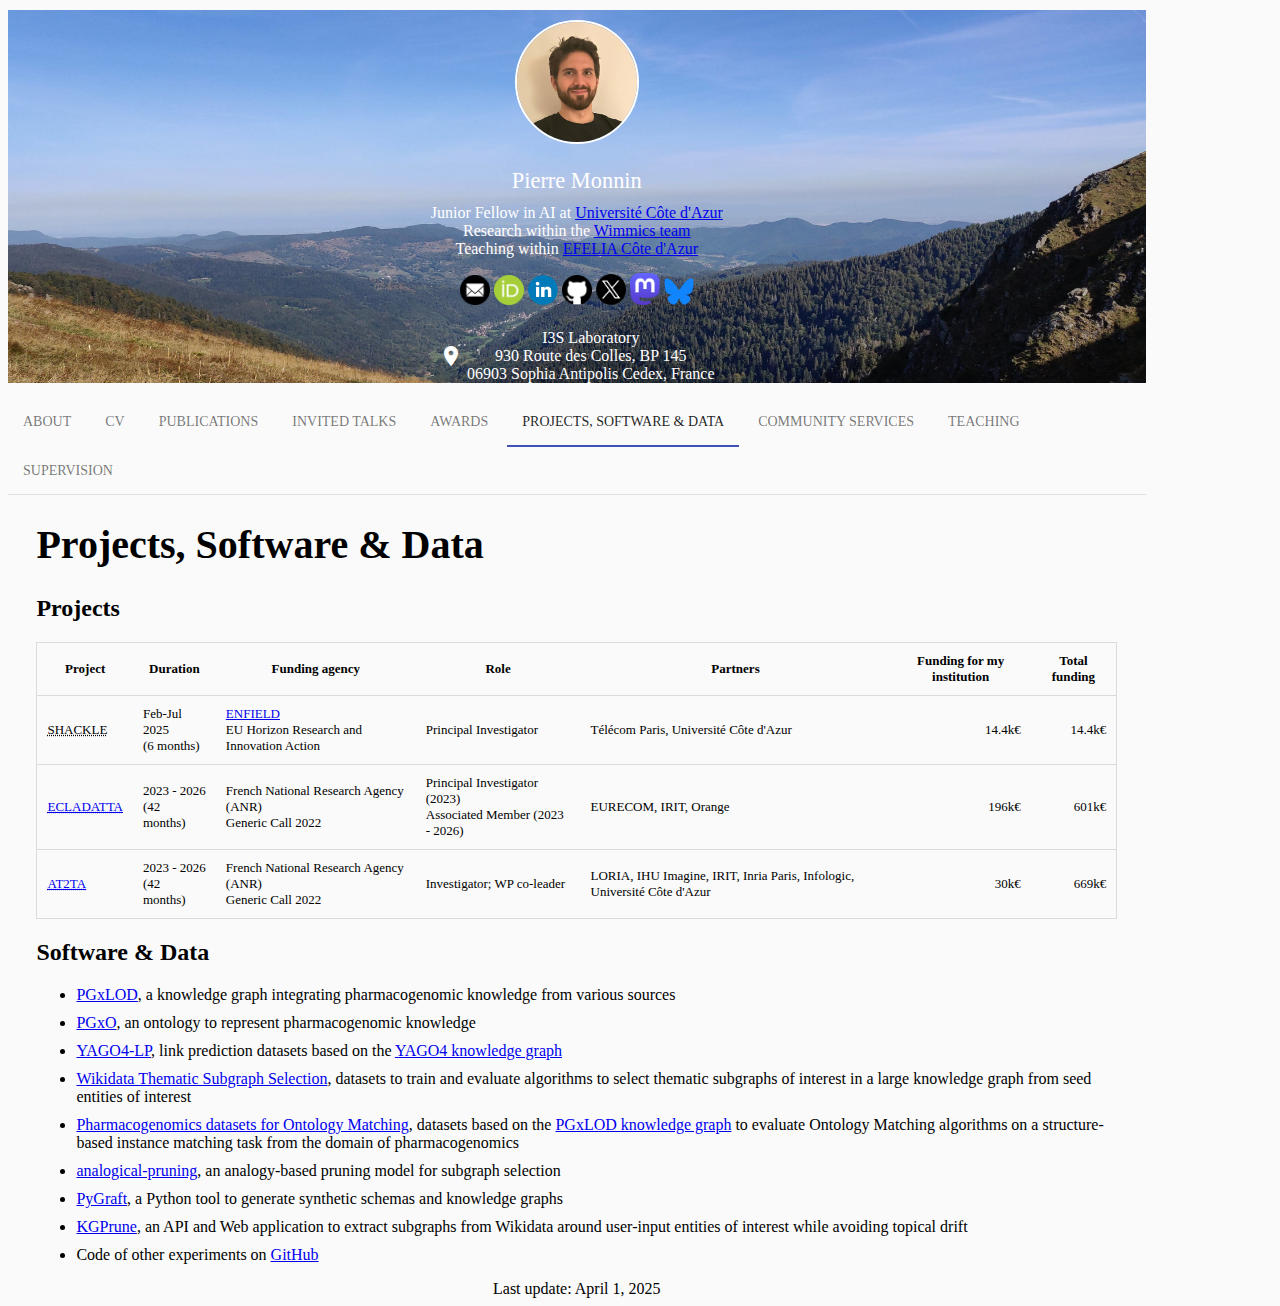
<file: projects.html>
<!DOCTYPE html>
<html lang="en">
    <head>
        <meta charset="utf-8">
        <meta http-equiv="X-UA-Compatible" content="IE=edge">
        <meta name="description" content="Pierre Monnin">
        <meta name="viewport" content="width=device-width, initial-scale=1.0, minimum-scale=1.0">
        
        <title>Pierre Monnin</title>

        <link rel="stylesheet" href="https://fonts.googleapis.com/css?family=Roboto:300,400,500,700" type="text/css">
        <link rel="stylesheet" href="https://fonts.googleapis.com/icon?family=Material+Icons">
        <link rel="stylesheet" href="https://code.getmdl.io/1.3.0/material.indigo-orange.min.css">
        <script defer src="https://code.getmdl.io/1.3.0/material.min.js"></script>
        <link rel="stylesheet" href="styles.css" type="text/css">
    </head>

    <body>
        <div class="mdl-grid">
            <div class="mdl-cell mdl-cell--3-col mdl-cell--12-col-tablet mdl-cell--12-col-phone mdl-card mdl-shadow--3dp mdl-cell--top" id="id-card">
                <div class="center">
                    <div id="id-picture" class="id-block">
                        <img src="images/pmonnin.jpg" />
                    </div>
                    <div class="id-block">
                        <p id="id-title">
                            Pierre Monnin
                        </p>
                        <p id="id-subtitle">
                            Junior Fellow in AI at <a href="https://univ-cotedazur.fr/">Université Côte d'Azur</a><br />
                            Research within the <a href="https://team.inria.fr/wimmics/">Wimmics team</a><br />
                            Teaching within <a href="https://univ-cotedazur.fr/efelia-cote-dazur">EFELIA Côte d'Azur</a>
                        </p>
                    </div>
                    <div id="profiles" class="id-block">
                        <a href="mailto:firstname-dot-lastname-at-inria-dot-fr"><img src="images/mail.png" /></a>
                        <a href="https://orcid.org/0000-0002-2017-8426"><img src="images/orcid.png" alt="ORCID iD icon"></a>
                        <a href="https://linkedin.com/in/pierre-monnin"><img src="images/lk.png" /></a>
                        <a href="https://github.com/pmonnin"><img src="images/github.png" /></a>
                        <a href="https://twitter.com/piermonn"><img src="images/X.png" /></a>
                        <a href="https://sigmoid.social/@piermonn"><img src="images/mastodon.png" /></a>
                        <a href="https://bsky.app/profile/piermonn.bsky.social"><img src="images/bluesky.png" /></a>
                    </div>
                    <div id="address">
                        <div class="material-icons" style="vertical-align: middle;">
                                location_on
                        </div>
                        <p>
                            I3S Laboratory<br />
                            930 Route des Colles, BP 145<br />
                            06903 Sophia Antipolis Cedex, France
                        </p>
                    </div>
                </div>
            </div>

            <div class="mdl-cell mdl-cell--9-col mdl-cell--12-col-tablet mdl-cell--12-col-phone mdl-card mdl-shadow--3dp">
                <div class="mdl-card__title">
                    <div class="menu-bar">
                        <a href="index.html" class="menu-item">About</a>
                        <a href="cv/pmonnin-cv.pdf" class="menu-item">CV</a>
                        <a href="publications.html" class="menu-item">Publications</a>
                        <a href="talks.html" class="menu-item">Invited Talks</a>
                        <a href="awards.html" class="menu-item">Awards</a>
                        <a href="projects.html" class="menu-item active">Projects, Software &amp; Data</a>
                        <a href="services.html" class="menu-item">Community Services</a>
                        <a href="teaching.html" class="menu-item">Teaching</a>
                        <a href="supervision.html" class="menu-item">Supervision</a>
                    </div>
                </div>

                <div class="mdl-card__supporting-text">
                    <h1>Projects, Software &amp; Data</h1>

                    <h2>Projects</h2>

                    <table>
                        <thead>
                            <tr>
                                <th>Project</th>
                                <th>Duration</th>
                                <th>Funding agency</th>
                                <th>Role</th>
                                <th>Partners</th>
                                <th>Funding for my institution</th>
                                <th>Total funding</th>
                            </tr>
                        </thead>
                        <tbody>
                            <tr>
                                <td><abbr title="SHape-based pAtterns for Constraining KnowLedge graph Embeddings">SHACKLE</abbr></td>
                                <td>Feb-Jul 2025<br />(6 months)</td>
                                <td><a href="https://www.enfield-project.eu/">ENFIELD</a><br />EU Horizon Research and Innovation Action</td>
                                <td>Principal Investigator</td>
                                <td>Télécom Paris, Université Côte d'Azur</td>
                                <td class="right-align">14.4k&euro;</td>
                                <td class="right-align">14.4k&euro;</td>
                            </tr>
                            <tr>
                                <td><a href="https://ecladatta.github.io"><abbr title="ExtraCtion of LAtent knowledge in Documents by conjointly Analyzing Texts and TAbles">ECLADATTA</abbr></a></td>
                                <td>2023 - 2026<br />(42 months)</td>
                                <td>French National Research Agency (ANR)<br />Generic Call 2022</td>
                                <td>Principal Investigator (2023)<br />Associated Member (2023 - 2026)</td>
                                <td>EURECOM, IRIT, Orange</td>
                                <td class="right-align">196k&euro;</td>
                                <td class="right-align">601k&euro;</td>
                            </tr>
                            <tr>
                                <td><a href="https://at2ta.loria.fr"><abbr title="Analogies: from Theory to Tools and Applications">AT2TA</abbr></a></td>
                                <td>2023 - 2026<br />(42 months)</td>
                                <td>French National Research Agency (ANR)<br />Generic Call 2022</td>
                                <td>Investigator; WP co-leader</td>
                                <td>LORIA, IHU Imagine, IRIT, Inria Paris, Infologic, Université Côte d'Azur</td>
                                <td class="right-align">30k&euro;</td>
                                <td class="right-align">669k&euro;</td>
                            </tr>
                        </tbody>
                    </table>

                    <h2>Software &amp; Data</h2>

                    <ul>
                        <li class="increased-margin-li"><a href="https://pgxlod.loria.fr">PGxLOD</a>, a knowledge graph integrating pharmacogenomic knowledge from various sources</li>
                        <li class="increased-margin-li"><a href="https://pgxo.loria.fr">PGxO</a>, an ontology to represent pharmacogenomic knowledge</li>
                        <li class="increased-margin-li"><a href="https://doi.org/10.5281/zenodo.10677792">YAGO4-LP</a>, link prediction datasets based on the <a href="https://yago-knowledge.org/">YAGO4 knowledge graph</a></li>
                        <li class="increased-margin-li"><a href="https://doi.org/10.5281/zenodo.8091583">Wikidata Thematic Subgraph Selection</a>, datasets to train and evaluate algorithms to select thematic subgraphs of interest in a large knowledge graph from seed entities of interest</li>
                        <li class="increased-margin-li"><a href="https://doi.org/10.5281/zenodo.8419361">Pharmacogenomics datasets for Ontology Matching</a>, datasets based on the <a href="https://pgxlod.loria.fr/">PGxLOD knowledge graph</a> to evaluate Ontology Matching algorithms on a structure-based instance matching task from the domain of pharmacogenomics</li>
                        <li class="increased-margin-li"><a href="https://github.com/Orange-OpenSource/analogical-pruning">analogical-pruning</a>, an analogy-based pruning model for subgraph selection</li>
                        <li class="increased-margin-li"><a href="https://github.com/nicolas-hbt/pygraft">PyGraft</a>, a Python tool to generate synthetic schemas and knowledge graphs</li>
			            <li class="increased-margin-li"><a href="https://kgprune.loria.fr/">KGPrune</a>, an API and Web application to extract subgraphs from Wikidata around user-input entities of interest while avoiding topical drift</li>
                        <li class="increased-margin-li">Code of other experiments on <a href="https://github.com/pmonnin">GitHub</a></li>
                    </ul>

                </div>
            </div>

            <div class="mdl-cell mdl-cell--3-col-desktop mdl-cell--hide-tablet mdl-cell--hide-phone">
            </div>

            <div class="mdl-cell mdl-cell--9-col mdl-cell--12-col-tablet mdl-cell--12-col-phone mdl-card mdl-shadow--3dp" id="footer-card">
                <div class="mdl-card__supporting-text">
                    <p>Last update: April 1, 2025</p>
                </div>
            </div>
        </div>
    </body>
</html>
</file>
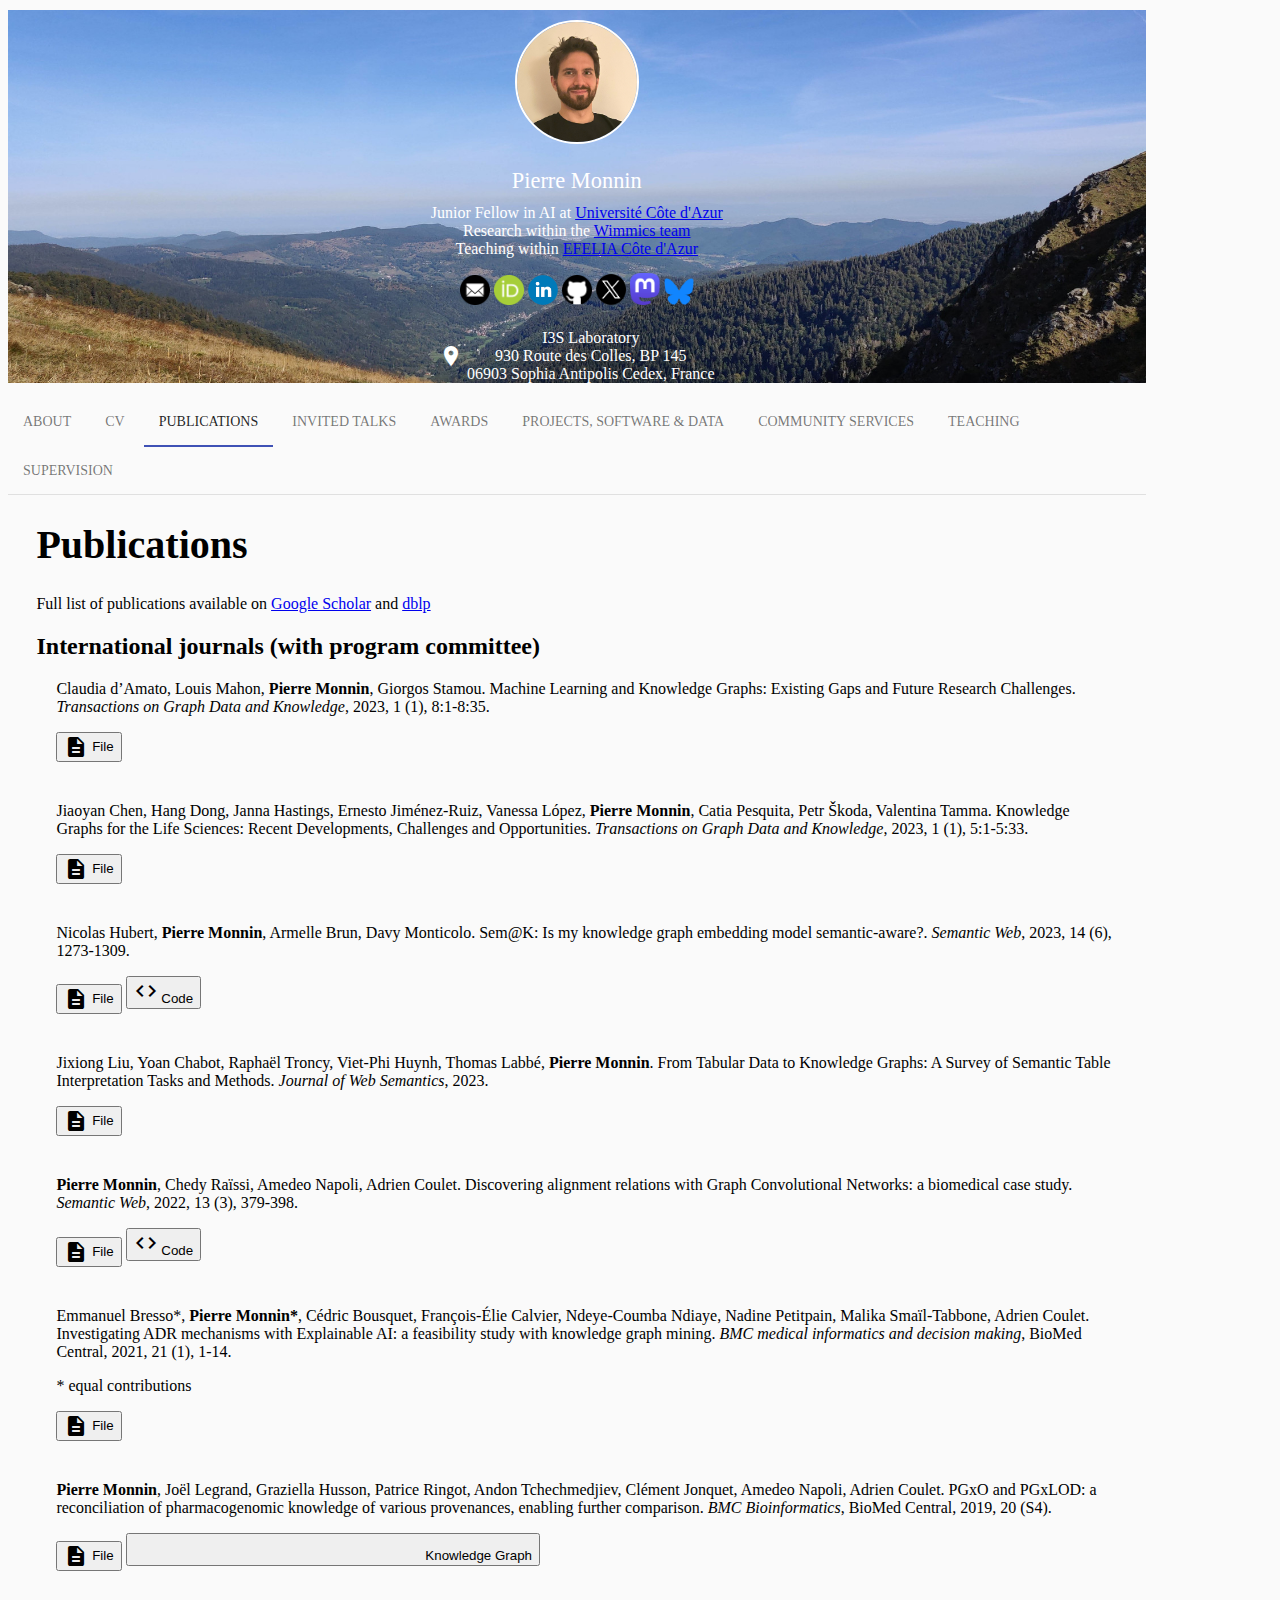
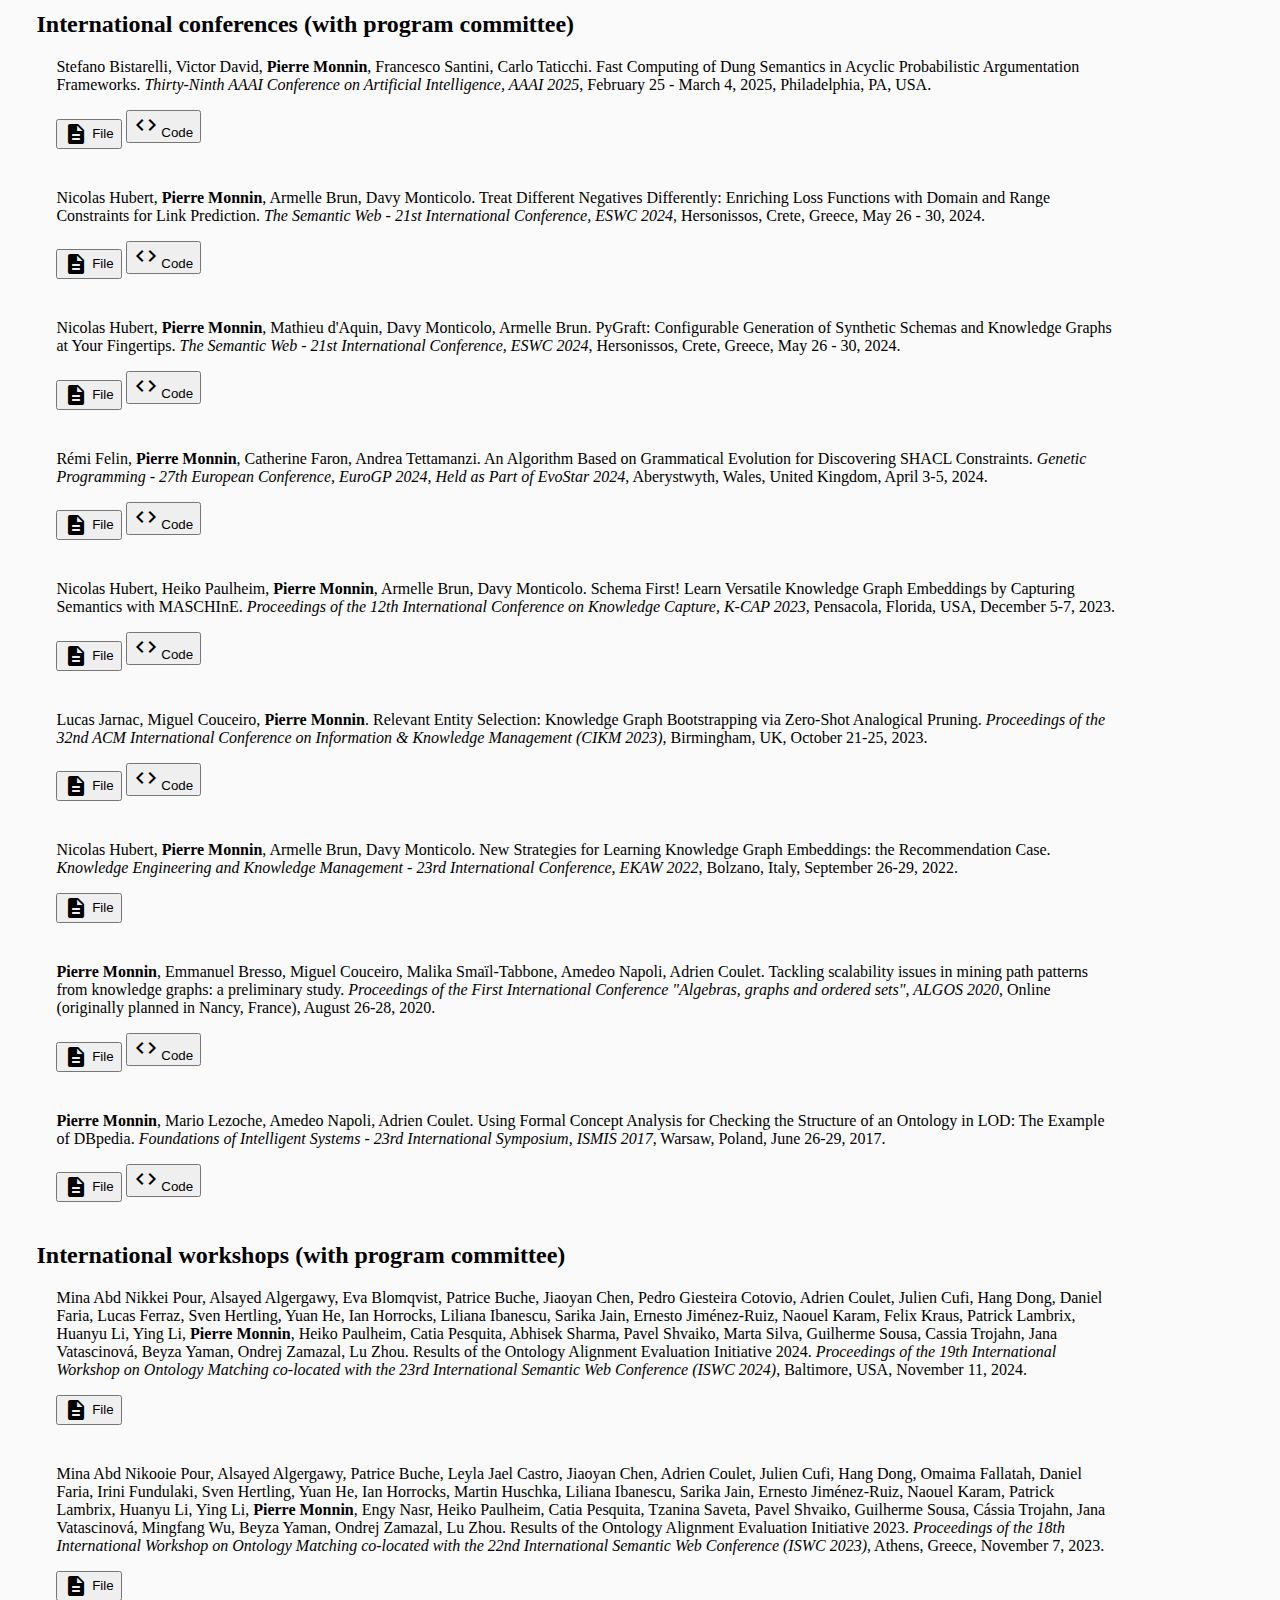
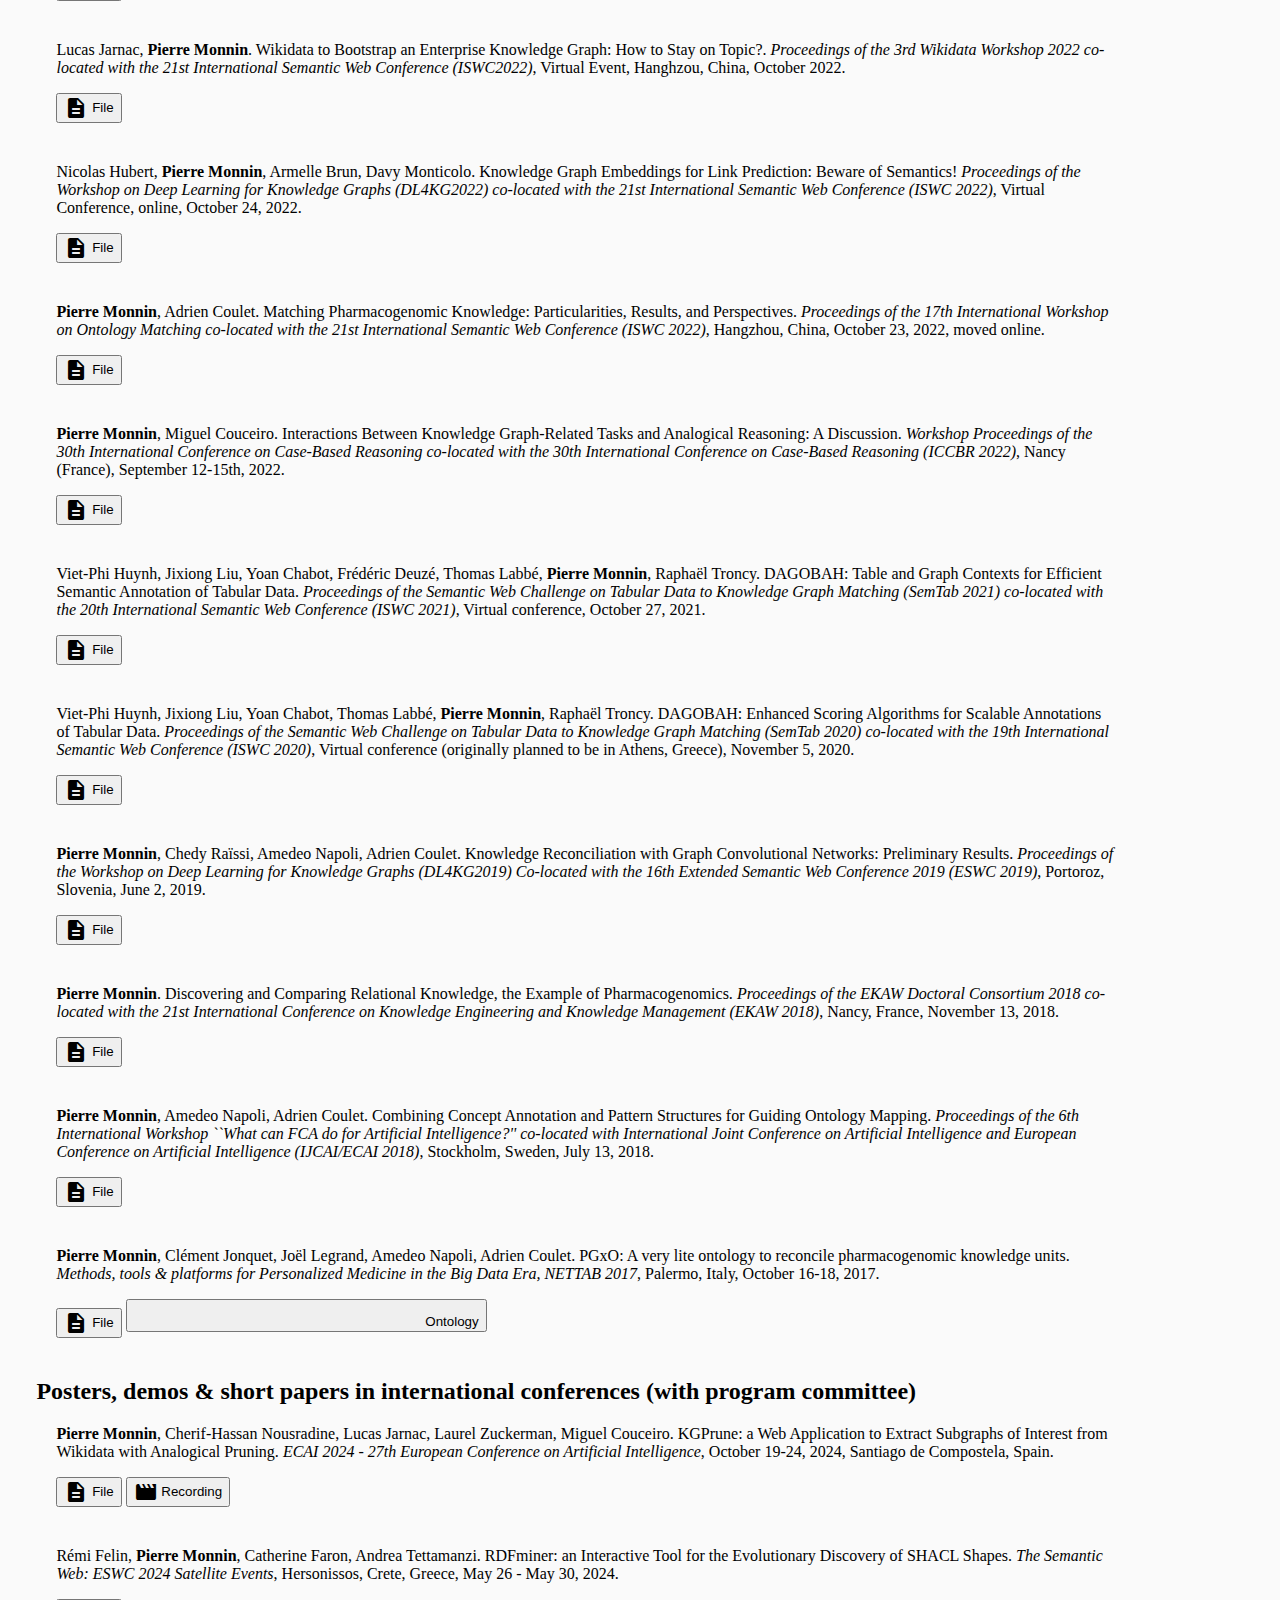
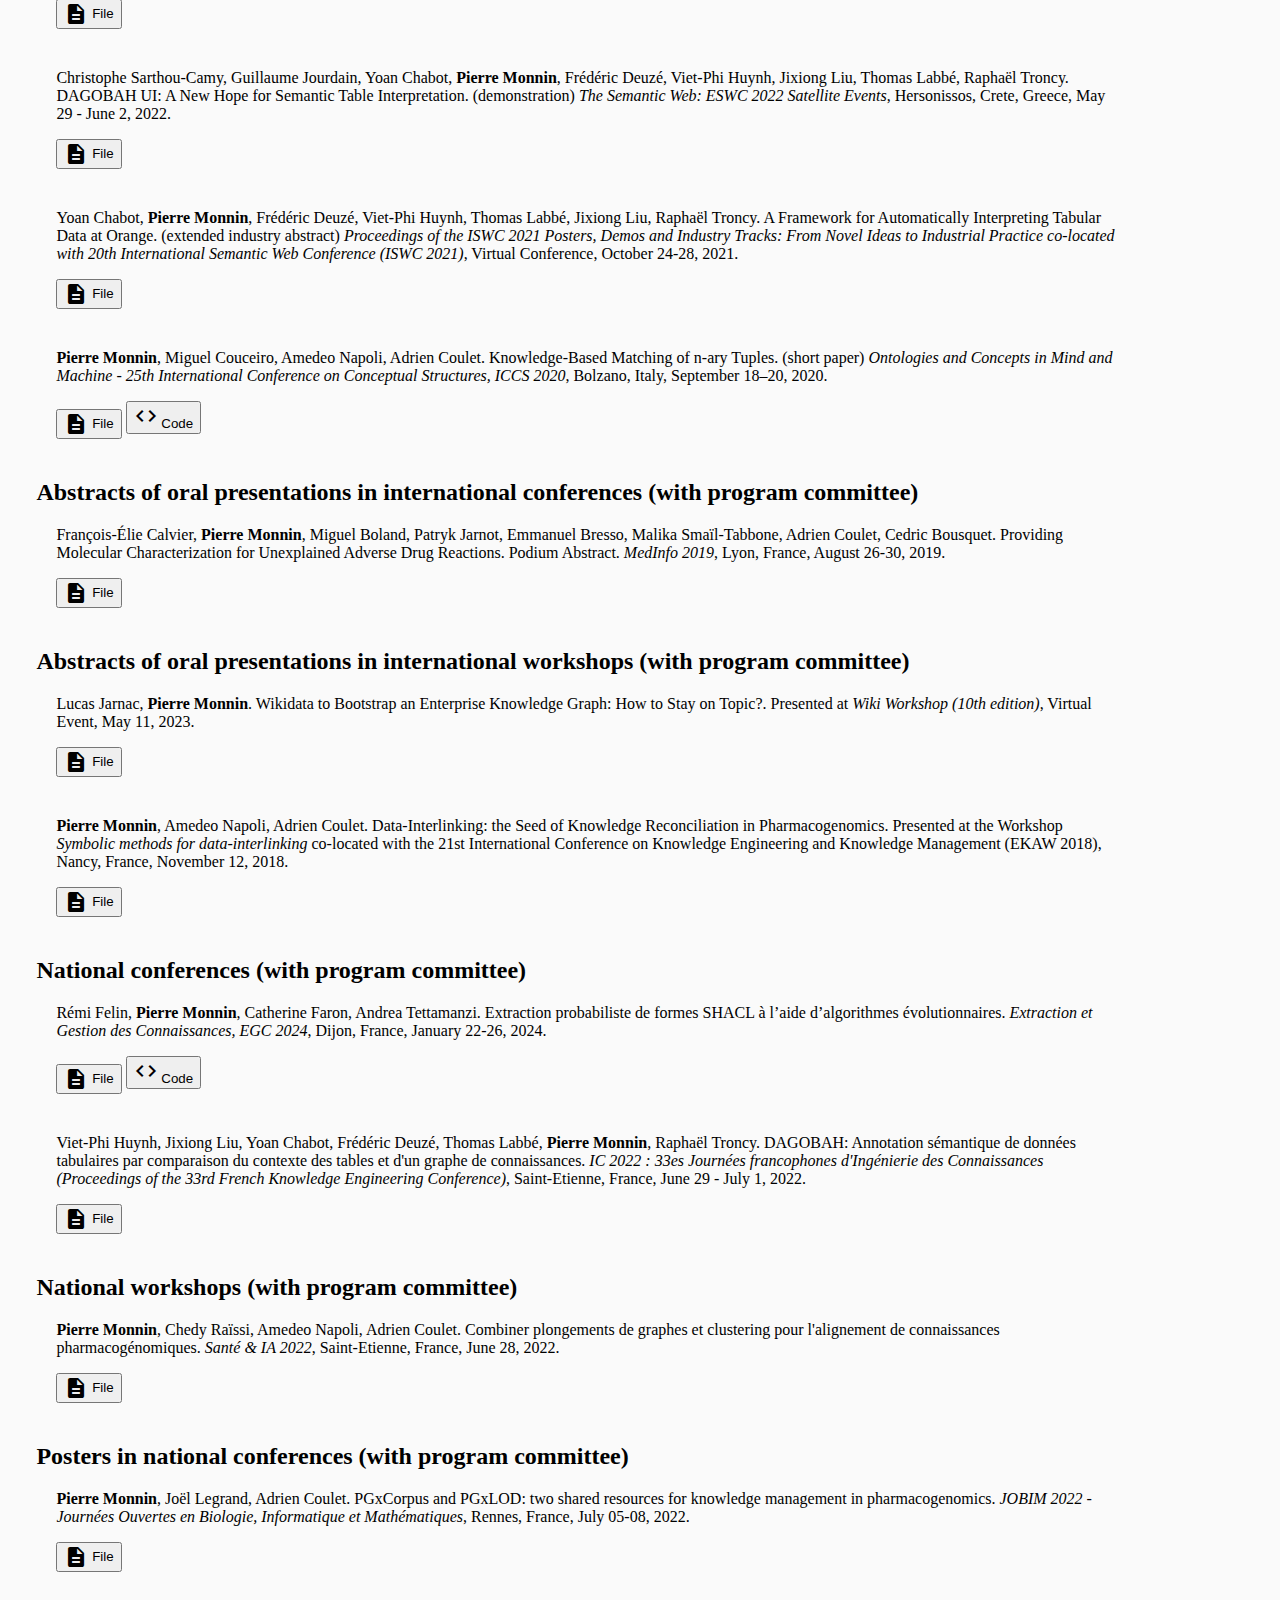
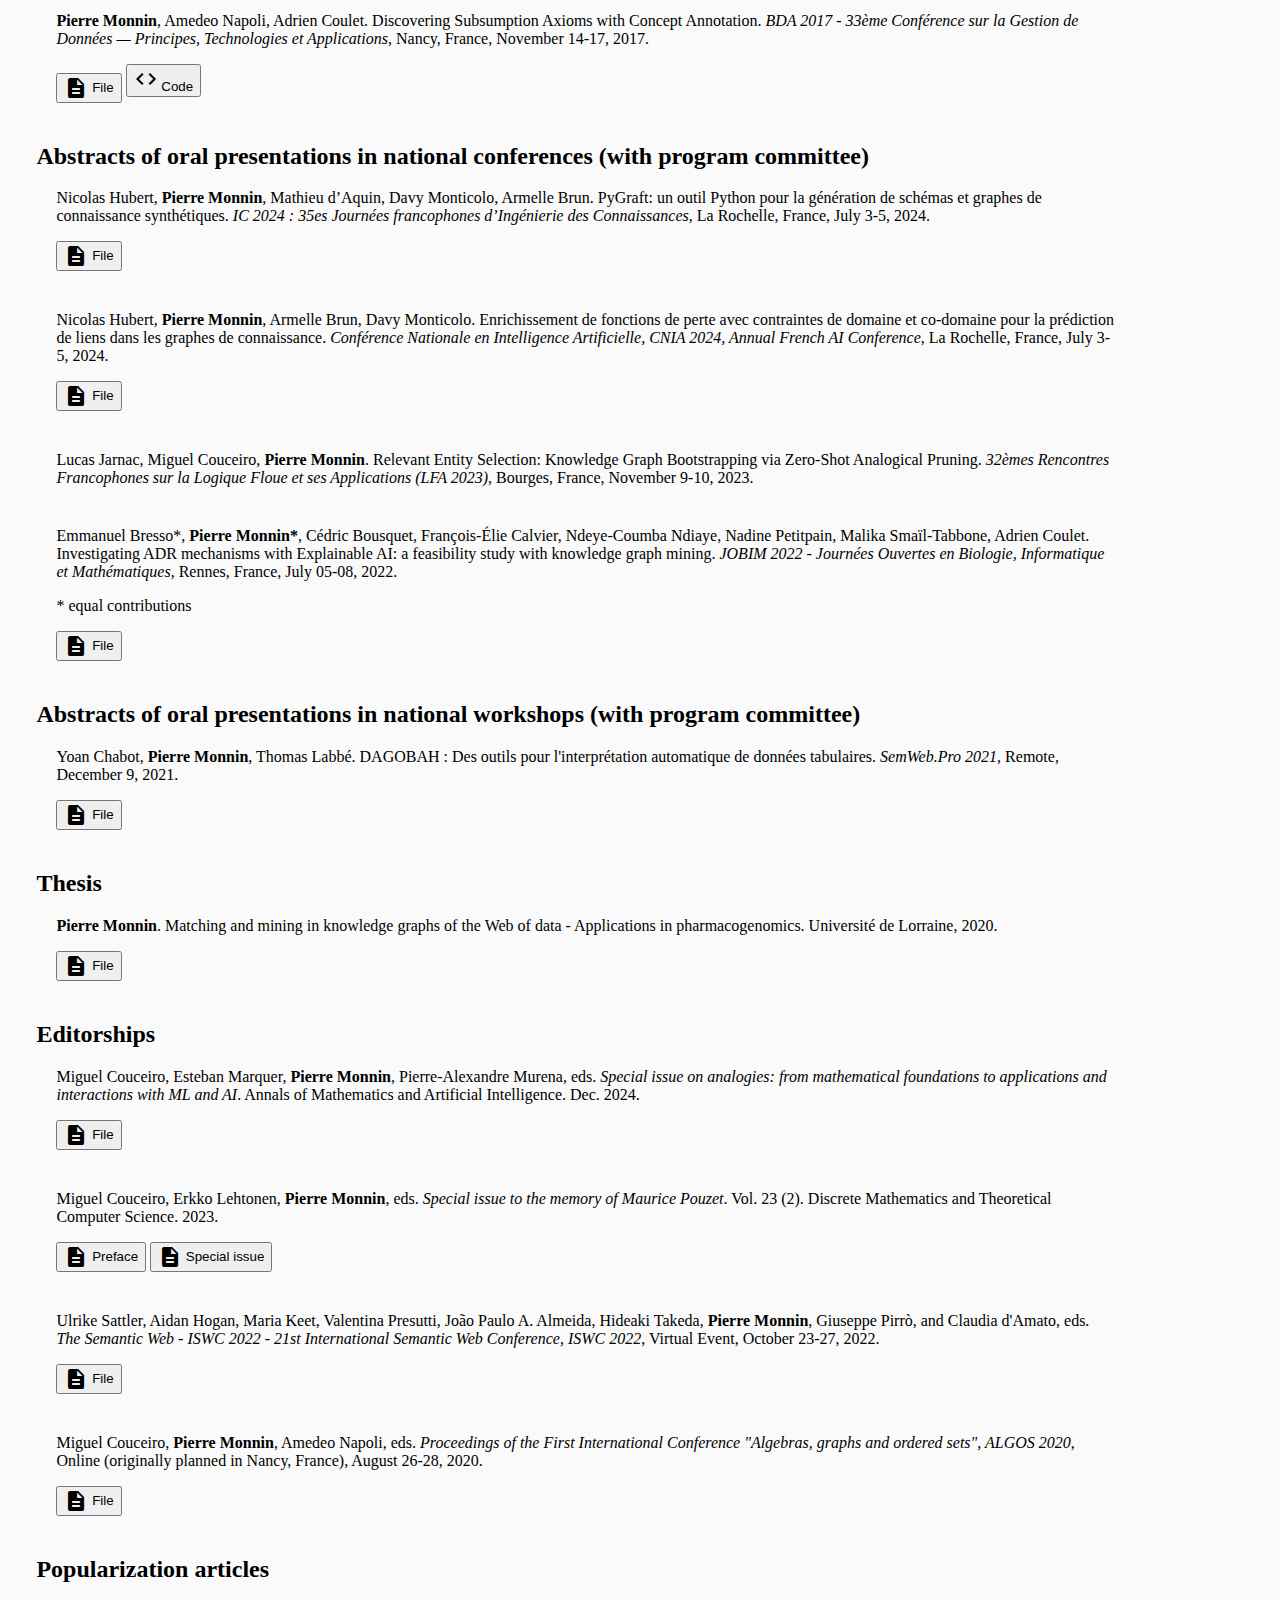
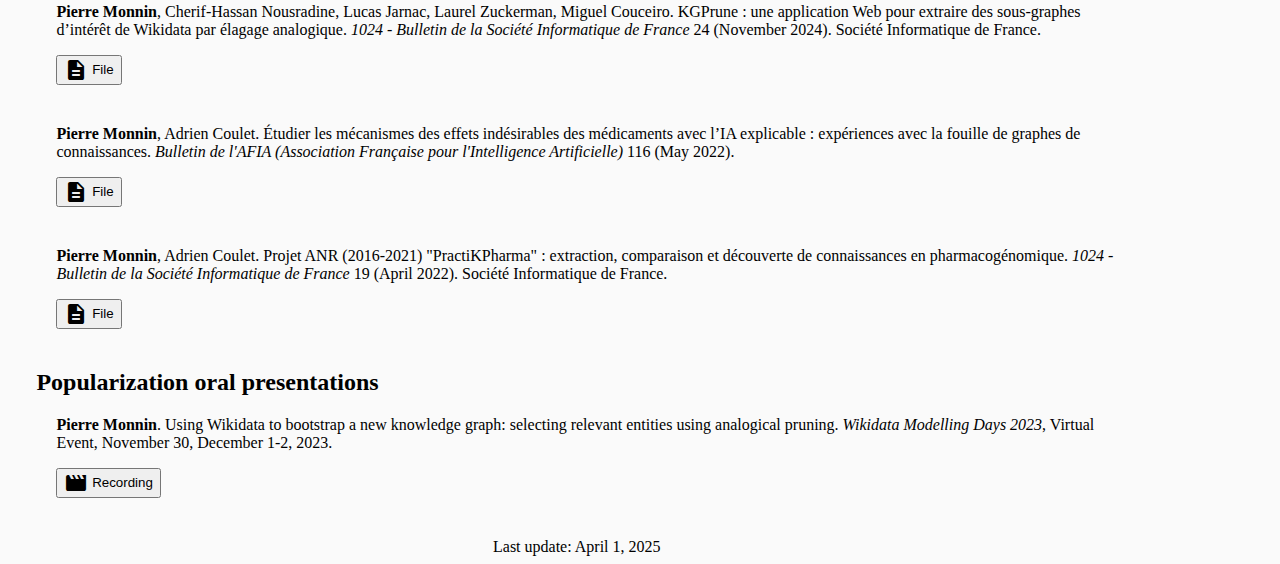
<file: publications.html>
<!DOCTYPE html>
<html lang="en">
    <head>
        <meta charset="utf-8">
        <meta http-equiv="X-UA-Compatible" content="IE=edge">
        <meta name="description" content="Pierre Monnin">
        <meta name="viewport" content="width=device-width, initial-scale=1.0, minimum-scale=1.0">
        
        <title>Pierre Monnin</title>

        <link rel="stylesheet" href="https://fonts.googleapis.com/css?family=Roboto:300,400,500,700" type="text/css">
        <link rel="stylesheet" href="https://fonts.googleapis.com/icon?family=Material+Icons">
        <link rel="stylesheet" href="https://code.getmdl.io/1.3.0/material.indigo-orange.min.css">
        <script defer src="https://code.getmdl.io/1.3.0/material.min.js"></script>
        <link rel="stylesheet" href="styles.css" type="text/css">
    </head>

    <body>
        <div class="mdl-grid">
            <div class="mdl-cell mdl-cell--3-col mdl-cell--12-col-tablet mdl-cell--12-col-phone mdl-card mdl-shadow--3dp mdl-cell--top" id="id-card">
                <div class="center">
                    <div id="id-picture" class="id-block">
                        <img src="images/pmonnin.jpg" />
                    </div>
                    <div class="id-block">
                        <p id="id-title">
                            Pierre Monnin
                        </p>
                        <p id="id-subtitle">
                            Junior Fellow in AI at <a href="https://univ-cotedazur.fr/">Université Côte d'Azur</a><br />
                            Research within the <a href="https://team.inria.fr/wimmics/">Wimmics team</a><br />
                            Teaching within <a href="https://univ-cotedazur.fr/efelia-cote-dazur">EFELIA Côte d'Azur</a>
                        </p>
                    </div>
                    <div id="profiles" class="id-block">
                        <a href="mailto:firstname-dot-lastname-at-inria-dot-fr"><img src="images/mail.png" /></a>
                        <a href="https://orcid.org/0000-0002-2017-8426"><img src="images/orcid.png" alt="ORCID iD icon"></a>
                        <a href="https://linkedin.com/in/pierre-monnin"><img src="images/lk.png" /></a>
                        <a href="https://github.com/pmonnin"><img src="images/github.png" /></a>
                        <a href="https://twitter.com/piermonn"><img src="images/X.png" /></a>
                        <a href="https://sigmoid.social/@piermonn"><img src="images/mastodon.png" /></a>
                        <a href="https://bsky.app/profile/piermonn.bsky.social"><img src="images/bluesky.png" /></a>
                    </div>
                    <div id="address">
                        <div class="material-icons" style="vertical-align: middle;">
                                location_on
                        </div>
                        <p>
                            I3S Laboratory<br />
                            930 Route des Colles, BP 145<br />
                            06903 Sophia Antipolis Cedex, France
                        </p>
                    </div>
                </div>
            </div>

            <div class="mdl-cell mdl-cell--9-col mdl-cell--12-col-tablet mdl-cell--12-col-phone mdl-card mdl-shadow--3dp">
                <div class="mdl-card__title">
                    <div class="menu-bar">
                        <a href="index.html" class="menu-item">About</a>
                        <a href="cv/pmonnin-cv.pdf" class="menu-item">CV</a>
                        <a href="publications.html" class="menu-item active">Publications</a>
                        <a href="talks.html" class="menu-item">Invited Talks</a>
                        <a href="awards.html" class="menu-item">Awards</a>
                        <a href="projects.html" class="menu-item">Projects, Software &amp; Data</a>
                        <a href="services.html" class="menu-item">Community Services</a>
                        <a href="teaching.html" class="menu-item">Teaching</a>
                        <a href="supervision.html" class="menu-item">Supervision</a>
                    </div>
                </div>

                <div class="mdl-card__supporting-text">
                    <h1>Publications</h1>
                    <p>
                        Full list of publications available on
                        <a href="https://scholar.google.fr/citations?user=uEV9R3UAAAAJ">Google Scholar</a>
                        and <a href="https://dblp.uni-trier.de/pers/hd/m/Monnin:Pierre">dblp</a>
                    </p>

                    <h2>International journals (with program committee)</h2>

                    <div class="publication">
                        <p>
                            Claudia d’Amato, Louis Mahon, <span class="author">Pierre Monnin</span>, Giorgos Stamou. Machine Learning and Knowledge Graphs: Existing Gaps and Future Research Challenges. <span class="journal">Transactions on Graph Data and Knowledge</span>, 2023, 1 (1), 8:1-8:35.
                        </p>

                        <a href="https://doi.org/10.4230/TGDK.1.1.8"><button class="mdl-button mdl-js-button mdl-button--raised mdl-button--colored">
                            <span class="material-icons" style="vertical-align: middle;">
                                description
                            </span>
                            File
                        </button></a>
                    </div>

                    <div class="publication">
                        <p>
                            Jiaoyan Chen, Hang Dong, Janna Hastings, Ernesto Jim&eacute;nez-Ruiz, Vanessa L&oacute;pez, <span class="author">Pierre Monnin</span>, Catia Pesquita, Petr &Scaron;koda, Valentina Tamma. Knowledge Graphs for the Life Sciences: Recent Developments, Challenges and Opportunities. <span class="journal">Transactions on Graph Data and Knowledge</span>, 2023, 1 (1), 5:1-5:33.
                        </p>

                        <a href="https://doi.org/10.4230/TGDK.1.1.5"><button class="mdl-button mdl-js-button mdl-button--raised mdl-button--colored">
                            <span class="material-icons" style="vertical-align: middle;">
                                description
                            </span>
                            File
                        </button></a>
                    </div>

                    <div class="publication">
                        <p>
                            Nicolas Hubert, <span class="author">Pierre Monnin</span>, Armelle Brun, Davy Monticolo. Sem@K: Is my knowledge graph embedding model semantic-aware?. <span class="journal">Semantic Web</span>, 2023, 14 (6), 1273-1309.
                        </p>

                        <a href="https://doi.org/10.3233/SW-233508"><button class="mdl-button mdl-js-button mdl-button--raised mdl-button--colored">
                            <span class="material-icons" style="vertical-align: middle;">
                                description
                            </span>
                            File
                        </button></a>

                        <a href="https://github.com/nicolas-hbt/benchmark-sematk"><button class="mdl-button mdl-js-button mdl-button--raised mdl-button--colored">
                            <span class="material-icons">
                                code
                            </span>
                            Code
                        </button></a>
                    </div>

                    <div class="publication">
                        <p>
                            Jixiong Liu, Yoan Chabot, Rapha&euml;l Troncy, Viet-Phi Huynh, Thomas Labb&eacute;, <span class="author">Pierre Monnin</span>. From Tabular Data to Knowledge Graphs: A Survey of Semantic Table Interpretation Tasks and Methods. <span class="journal">Journal of Web Semantics</span>, 2023.
                        </p>

                        <a href="publications/liu-jows-2022.pdf"><button class="mdl-button mdl-js-button mdl-button--raised mdl-button--colored">
                            <span class="material-icons" style="vertical-align: middle;">
                                description
                            </span>
                            File
                        </button></a>
                    </div>

                    <div class="publication">
                        <p>
                            <span class="author">Pierre Monnin</span>, Chedy Ra&iuml;ssi, Amedeo Napoli, Adrien Coulet. Discovering alignment relations with Graph Convolutional Networks: a biomedical case study. <span class="journal">Semantic Web</span>, 2022, 13 (3), 379-398.
                        </p>

                        <a href="https://content.iospress.com/articles/semantic-web/sw210452"><button class="mdl-button mdl-js-button mdl-button--raised mdl-button--colored">
                            <span class="material-icons" style="vertical-align: middle;">
                                description
                            </span>
                            File
                        </button></a>

                        <a href="https://github.com/pmonnin/gcn-matching"><button class="mdl-button mdl-js-button mdl-button--raised mdl-button--colored">
                            <span class="material-icons">
                                code
                            </span>
                            Code
                        </button></a>
                    </div>

                    <div class="publication">
                        <p>
                            Emmanuel Bresso*, <span class="author">Pierre Monnin*</span>, C&eacute;dric Bousquet, François-&Eacute;lie Calvier, Ndeye-Coumba Ndiaye, Nadine Petitpain, Malika Sma&iuml;l-Tabbone, Adrien Coulet. Investigating ADR mechanisms with Explainable AI: a feasibility study with knowledge graph mining. <span class="journal">BMC medical informatics and decision making</span>, BioMed Central, 2021, 21 (1), 1-14.
                        </p>
                        <p>
                            * equal contributions
                        </p>

                        <a href="https://doi.org/10.1186/s12911-021-01518-6"><button class="mdl-button mdl-js-button mdl-button--raised mdl-button--colored">
                            <span class="material-icons" style="vertical-align: middle;">
                                description
                            </span>
                            File
                        </button></a>
                    </div>

                    <div class="publication">
                        <p>
                            <span class="author">Pierre Monnin</span>, Jo&euml;l Legrand, Graziella Husson, Patrice Ringot, Andon Tchechmedjiev, Cl&eacute;ment Jonquet, Amedeo Napoli, Adrien Coulet. PGxO and PGxLOD: a reconciliation of pharmacogenomic knowledge of various provenances, enabling further comparison. <span class="journal">BMC Bioinformatics</span>, BioMed Central, 2019, 20 (S4).
                        </p>


                        <a href="https://doi.org/10.1186/s12859-019-2693-9"><button class="mdl-button mdl-js-button mdl-button--raised mdl-button--colored">
                            <span class="material-icons" style="vertical-align: middle;">
                                description
                            </span>
                            File
                        </button></a>
                        
                        <a href="https://pgxlod.loria.fr"><button class="mdl-button mdl-js-button mdl-button--raised mdl-button--colored">
                            <span class="material-icons">
                                scatter_plot
                            </span>
                            Knowledge Graph
                        </button></a>
                    </div>

                    <h2>International conferences (with program committee)</h2>

                    <div class="publication">
                        <p>
                            Stefano Bistarelli, Victor David, <span class="author">Pierre Monnin</span>, Francesco Santini, Carlo Taticchi. Fast Computing of Dung Semantics in Acyclic Probabilistic Argumentation Frameworks. <span class="journal">Thirty-Ninth AAAI Conference on Artificial Intelligence, AAAI 2025</span>, February 25 - March 4, 2025, Philadelphia, PA, USA.
                        </p>

                        <a href="https://inria.hal.science/hal-04876258"><button class="mdl-button mdl-js-button mdl-button--raised mdl-button--colored">
                            <span class="material-icons" style="vertical-align: middle;">
                                description
                            </span>
                            File
                        </button></a>

                        <a href="https://github.com/Vict0r-David/Fast_DAG"><button class="mdl-button mdl-js-button mdl-button--raised mdl-button--colored">
                            <span class="material-icons">
                                code
                            </span>
                            Code
                        </button></a>
                    </div>

                    <div class="publication">
                        <p>
                            Nicolas Hubert, <span class="author">Pierre Monnin</span>, Armelle Brun, Davy Monticolo. Treat Different Negatives Differently: Enriching Loss Functions with Domain and Range Constraints for Link Prediction. <span class="journal">The Semantic Web - 21st International Conference, ESWC 2024</span>, Hersonissos, Crete, Greece, May 26 - 30, 2024.
                        </p>


                        <a href="https://doi.org/10.48550/arXiv.2303.00286"><button class="mdl-button mdl-js-button mdl-button--raised mdl-button--colored">
                            <span class="material-icons" style="vertical-align: middle;">
                                description
                            </span>
                            File
                        </button></a>

                        <a href="https://github.com/nicolas-hbt/semantic-lossfunc/"><button class="mdl-button mdl-js-button mdl-button--raised mdl-button--colored">
                            <span class="material-icons">
                                code
                            </span>
                            Code
                        </button></a>
                    </div>

                    <div class="publication">
                        <p>
                            Nicolas Hubert, <span class="author">Pierre Monnin</span>, Mathieu d'Aquin, Davy Monticolo, Armelle Brun. PyGraft: Configurable Generation of Synthetic Schemas and Knowledge Graphs at Your Fingertips. <span class="journal">The Semantic Web - 21st International Conference, ESWC 2024</span>, Hersonissos, Crete, Greece, May 26 - 30, 2024.
                        </p>


                        <a href="https://doi.org/10.48550/arXiv.2309.03685"><button class="mdl-button mdl-js-button mdl-button--raised mdl-button--colored">
                            <span class="material-icons" style="vertical-align: middle;">
                                description
                            </span>
                            File
                        </button></a>

                        <a href="https://github.com/nicolas-hbt/pygraft"><button class="mdl-button mdl-js-button mdl-button--raised mdl-button--colored">
                            <span class="material-icons">
                                code
                            </span>
                            Code
                        </button></a>
                    </div>

                    <div class="publication">
                        <p>
                            Rémi Felin, <span class="author">Pierre Monnin</span>, Catherine Faron, Andrea Tettamanzi. An Algorithm Based on Grammatical Evolution for Discovering SHACL Constraints. <span class="journal">Genetic Programming - 27th European Conference, EuroGP 2024, Held as Part of EvoStar 2024</span>, Aberystwyth, Wales, United Kingdom, April 3-5, 2024.
                        </p>

                        <a href="https://inria.hal.science/hal-04446252/document"><button class="mdl-button mdl-js-button mdl-button--raised mdl-button--colored">
                            <span class="material-icons" style="vertical-align: middle;">
                                description
                            </span>
                            File
                        </button></a>

                        <a href="https://github.com/RemiFELIN/RDFMining/tree/eurogp_2024"><button class="mdl-button mdl-js-button mdl-button--raised mdl-button--colored">
                            <span class="material-icons">
                                code
                            </span>
                            Code
                        </button></a>
                    </div>

                    <div class="publication">
                        <p>
                            Nicolas Hubert, Heiko Paulheim, <span class="author">Pierre Monnin</span>, Armelle Brun, Davy Monticolo. Schema First! Learn Versatile Knowledge Graph Embeddings by Capturing Semantics with MASCHInE. <span class="journal">Proceedings of the 12th International Conference on Knowledge Capture, K-CAP 2023</span>, Pensacola, Florida, USA, December 5-7, 2023.
                        </p>


                        <a href="https://arxiv.org/pdf/2306.03659.pdf"><button class="mdl-button mdl-js-button mdl-button--raised mdl-button--colored">
                            <span class="material-icons" style="vertical-align: middle;">
                                description
                            </span>
                            File
                        </button></a>

                        <a href="https://github.com/nicolas-hbt/versatile-embeddings"><button class="mdl-button mdl-js-button mdl-button--raised mdl-button--colored">
                            <span class="material-icons">
                                code
                            </span>
                            Code
                        </button></a>
                    </div>

                    <div class="publication">
                        <p>
                            Lucas Jarnac, Miguel Couceiro, <span class="author">Pierre Monnin</span>. Relevant Entity Selection: Knowledge Graph Bootstrapping via Zero-Shot Analogical Pruning. <span class="journal">Proceedings of the 32nd ACM International Conference on Information &amp; Knowledge Management (CIKM 2023)</span>, Birmingham, UK, October 21-25, 2023.
                        </p>


                        <a href="https://arxiv.org/pdf/2306.16296.pdf"><button class="mdl-button mdl-js-button mdl-button--raised mdl-button--colored">
                            <span class="material-icons" style="vertical-align: middle;">
                                description
                            </span>
                            File
                        </button></a>

                        <a href="https://github.com/Orange-OpenSource/analogical-pruning"><button class="mdl-button mdl-js-button mdl-button--raised mdl-button--colored">
                            <span class="material-icons">
                                code
                            </span>
                            Code
                        </button></a>
                    </div>

                    <div class="publication">
                        <p>
                            Nicolas Hubert, <span class="author">Pierre Monnin</span>, Armelle Brun, Davy Monticolo. New Strategies for Learning Knowledge Graph Embeddings: the Recommendation Case. <span class="journal">Knowledge Engineering and Knowledge Management - 23rd International Conference, EKAW 2022</span>, Bolzano, Italy, September 26-29, 2022.
                        </p>


                        <a href="https://hal.inria.fr/hal-03722881v3/document"><button class="mdl-button mdl-js-button mdl-button--raised mdl-button--colored">
                            <span class="material-icons" style="vertical-align: middle;">
                                description
                            </span>
                            File
                        </button></a>
                    </div>

                    <div class="publication">
                        <p>
                            <span class="author">Pierre Monnin</span>, Emmanuel Bresso, Miguel Couceiro, Malika Sma&iuml;l-Tabbone, Amedeo Napoli, Adrien Coulet. Tackling scalability issues in mining path patterns from knowledge graphs: a preliminary study. <span class="journal">Proceedings of the First International Conference "Algebras, graphs and ordered sets", ALGOS 2020</span>, Online (originally planned in Nancy, France), August 26-28, 2020.
                        </p>


                        <a href="https://hal.inria.fr/hal-02913224/document"><button class="mdl-button mdl-js-button mdl-button--raised mdl-button--colored">
                            <span class="material-icons" style="vertical-align: middle;">
                                description
                            </span>
                            File
                        </button></a>
                        
                        <a href="https://github.com/pmonnin/kgpm"><button class="mdl-button mdl-js-button mdl-button--raised mdl-button--colored">
                            <span class="material-icons">
                                code
                            </span>
                            Code
                        </button></a>
                    </div>

                    <div class="publication">
                        <p>
                            <span class="author">Pierre Monnin</span>, Mario Lezoche, Amedeo Napoli, Adrien Coulet. Using Formal Concept Analysis for Checking the Structure of an Ontology in LOD: The Example of DBpedia. <span class="journal">Foundations of Intelligent Systems - 23rd International Symposium, ISMIS 2017</span>, Warsaw, Poland, June 26-29, 2017.
                        </p>


                        <a href="https://hal.inria.fr/hal-01511909/document"><button class="mdl-button mdl-js-button mdl-button--raised mdl-button--colored">
                            <span class="material-icons" style="vertical-align: middle;">
                                description
                            </span>
                            File
                        </button></a>
                        
                        <a href="https://github.com/pmonnin/fca-ontology-checking"><button class="mdl-button mdl-js-button mdl-button--raised mdl-button--colored">
                            <span class="material-icons">
                                code
                            </span>
                            Code
                        </button></a>
                    </div>

                    <h2>International workshops (with program committee)</h2>

                    <div class="publication">
                        <p>
                            Mina Abd Nikkei Pour, Alsayed Algergawy, Eva Blomqvist, Patrice Buche, Jiaoyan Chen, Pedro Giesteira Cotovio, Adrien Coulet, Julien Cufi, Hang Dong, Daniel Faria, Lucas Ferraz, Sven Hertling, Yuan He, Ian Horrocks, Liliana Ibanescu, Sarika Jain, Ernesto Jiménez-Ruiz, Naouel Karam, Felix Kraus, Patrick Lambrix, Huanyu Li, Ying Li, <span class="author">Pierre Monnin</span>, Heiko Paulheim, Catia Pesquita, Abhisek Sharma, Pavel Shvaiko, Marta Silva, Guilherme Sousa, Cassia Trojahn, Jana Vatascinová, Beyza Yaman, Ondrej Zamazal, Lu Zhou. Results of the Ontology Alignment Evaluation Initiative 2024. <span class="journal">Proceedings of the 19th International Workshop on Ontology Matching co-located with the 23rd International Semantic Web Conference (ISWC 2024)</span>, Baltimore, USA, November 11, 2024.
                        </p>

                         <a href="https://ceur-ws.org/Vol-3897/oaei2024_paper0.pdf"><button class="mdl-button mdl-js-button mdl-button--raised mdl-button--colored">
                            <span class="material-icons" style="vertical-align: middle;">
                                description
                            </span>
                            File
                        </button></a>
                    </div>

                    <div class="publication">
                        <p>
                            Mina Abd Nikooie Pour, Alsayed Algergawy, Patrice Buche, Leyla Jael Castro, Jiaoyan Chen, Adrien Coulet, Julien Cufi, Hang Dong, Omaima Fallatah, Daniel Faria, Irini Fundulaki, Sven Hertling, Yuan He, Ian Horrocks, Martin Huschka, Liliana Ibanescu, Sarika Jain, Ernesto Jiménez-Ruiz, Naouel Karam, Patrick Lambrix, Huanyu Li, Ying Li, <span class="author">Pierre Monnin</span>, Engy Nasr, Heiko Paulheim, Catia Pesquita, Tzanina Saveta, Pavel Shvaiko, Guilherme Sousa, Cássia Trojahn, Jana Vatascinová, Mingfang Wu, Beyza Yaman, Ondrej Zamazal, Lu Zhou. Results of the Ontology Alignment Evaluation Initiative 2023. <span class="journal">Proceedings of the 18th International Workshop on Ontology Matching co-located with the 22nd International Semantic Web Conference (ISWC 2023)</span>, Athens, Greece, November 7, 2023.
                        </p>

                         <a href="https://ceur-ws.org/Vol-3591/oaei23_paper0.pdf"><button class="mdl-button mdl-js-button mdl-button--raised mdl-button--colored">
                            <span class="material-icons" style="vertical-align: middle;">
                                description
                            </span>
                            File
                        </button></a>
                    </div>

                    <div class="publication">
                        <p>
                            Lucas Jarnac, <span class="author">Pierre Monnin</span>. Wikidata to Bootstrap an Enterprise Knowledge Graph: How to Stay on Topic?. <span class="journal">Proceedings of the 3rd Wikidata Workshop 2022 co-located with the 21st International Semantic Web Conference (ISWC2022)</span>, Virtual Event, Hanghzou, China, October 2022.
                        </p>

                         <a href="https://ceur-ws.org/Vol-3262/paper16.pdf"><button class="mdl-button mdl-js-button mdl-button--raised mdl-button--colored">
                            <span class="material-icons" style="vertical-align: middle;">
                                description
                            </span>
                            File
                        </button></a>
                    </div>

                    <div class="publication">
                        <p>
                            Nicolas Hubert, <span class="author">Pierre Monnin</span>, Armelle Brun, Davy Monticolo. Knowledge Graph Embeddings for Link Prediction: Beware of Semantics! <span class="journal">Proceedings of the Workshop on Deep Learning for Knowledge Graphs (DL4KG2022) co-located with the 21st International Semantic Web Conference (ISWC 2022)</span>, Virtual Conference, online, October 24, 2022.
                        </p>


                        <a href="https://hal.archives-ouvertes.fr/hal-03787512/document"><button class="mdl-button mdl-js-button mdl-button--raised mdl-button--colored">
                            <span class="material-icons" style="vertical-align: middle;">
                                description
                            </span>
                            File
                        </button></a>
                    </div>

                    <div class="publication">
                        <p>
                            <span class="author">Pierre Monnin</span>, Adrien Coulet. Matching Pharmacogenomic Knowledge: Particularities, Results, and Perspectives. <span class="journal">Proceedings of the 17th International Workshop on Ontology Matching co-located with the 21st International Semantic Web Conference (ISWC 2022)</span>, Hangzhou, China, October 23, 2022, moved online.
                        </p>

                         <a href="https://ceur-ws.org/Vol-3324/om2022_STpaper3.pdf"><button class="mdl-button mdl-js-button mdl-button--raised mdl-button--colored">
                            <span class="material-icons" style="vertical-align: middle;">
                                description
                            </span>
                            File
                        </button></a>
                    </div>

                    <div class="publication">
                        <p>
                            <span class="author">Pierre Monnin</span>, Miguel Couceiro. Interactions Between Knowledge Graph-Related Tasks and Analogical Reasoning: A Discussion. <span class="journal">Workshop Proceedings of the 30th International Conference on Case-Based Reasoning co-located with the 30th International Conference on Case-Based Reasoning (ICCBR 2022)</span>, Nancy (France), September 12-15th, 2022.
                        </p>


                        <a href="https://github.com/pmonnin/ata2022-papers-slides/raw/main/papers/ICCBR_2022_Workshop_paper_75.pdf"><button class="mdl-button mdl-js-button mdl-button--raised mdl-button--colored">
                            <span class="material-icons" style="vertical-align: middle;">
                                description
                            </span>
                            File
                        </button></a>
                    </div>

                    <div class="publication">
                        <p>
                            Viet-Phi Huynh, Jixiong Liu, Yoan Chabot, Fr&eacute;d&eacute;ric Deuz&eacute;, Thomas Labb&eacute;, <span class="author">Pierre Monnin</span>, Rapha&euml;l Troncy. DAGOBAH: Table and Graph Contexts for Efficient Semantic Annotation of Tabular Data. <span class="journal">Proceedings of the Semantic Web Challenge on Tabular Data to Knowledge Graph Matching (SemTab 2021) co-located with the 20th International Semantic Web Conference (ISWC 2021)</span>, Virtual conference, October 27, 2021.
                        </p>

                        <a href="http://ceur-ws.org/Vol-3103/paper2.pdf"><button class="mdl-button mdl-js-button mdl-button--raised mdl-button--colored">
                            <span class="material-icons" style="vertical-align: middle;">
                                description
                            </span>
                            File
                        </button></a>
                    </div>

                    <div class="publication">
                        <p>
                            Viet-Phi Huynh, Jixiong Liu, Yoan Chabot, Thomas Labb&eacute;, <span class="author">Pierre Monnin</span>, Rapha&euml;l Troncy. DAGOBAH: Enhanced Scoring Algorithms for Scalable Annotations of Tabular Data. <span class="journal">Proceedings of the Semantic Web Challenge on Tabular Data to Knowledge Graph Matching (SemTab 2020) co-located with the 19th International Semantic Web Conference (ISWC 2020)</span>, Virtual conference (originally planned to be in Athens, Greece), November 5, 2020.
                        </p>


                        <a href="http://ceur-ws.org/Vol-2775/paper3.pdf"><button class="mdl-button mdl-js-button mdl-button--raised mdl-button--colored">
                            <span class="material-icons" style="vertical-align: middle;">
                                description
                            </span>
                            File
                        </button></a>
                    </div>

                    <div class="publication">
                        <p>
                            <span class="author">Pierre Monnin</span>, Chedy Ra&iuml;ssi, Amedeo Napoli, Adrien Coulet. Knowledge Reconciliation with Graph Convolutional Networks: Preliminary Results. <span class="journal">Proceedings of the Workshop on Deep Learning for Knowledge Graphs (DL4KG2019) Co-located with the 16th Extended Semantic Web Conference 2019 (ESWC 2019)</span>, Portoroz, Slovenia, June 2, 2019.
                        </p>


                        <a href="https://hal.inria.fr/hal-02155546/document"><button class="mdl-button mdl-js-button mdl-button--raised mdl-button--colored">
                            <span class="material-icons" style="vertical-align: middle;">
                                description
                            </span>
                            File
                        </button></a>
                    </div>

                    <div class="publication">
                        <p>
                            <span class="author">Pierre Monnin</span>. Discovering and Comparing Relational Knowledge, the Example of Pharmacogenomics. <span class="journal">Proceedings of the EKAW Doctoral Consortium 2018 co-located with the 21st International Conference on Knowledge Engineering and Knowledge Management (EKAW 2018)</span>, Nancy, France, November 13, 2018.
                        </p>


                        <a href="https://hal.inria.fr/hal-01955424/document"><button class="mdl-button mdl-js-button mdl-button--raised mdl-button--colored">
                            <span class="material-icons" style="vertical-align: middle;">
                                description
                            </span>
                            File
                        </button></a>
                    </div>

                    <div class="publication">
                        <p>
                            <span class="author">Pierre Monnin</span>, Amedeo Napoli, Adrien Coulet. Combining Concept Annotation and Pattern Structures for Guiding Ontology Mapping. <span class="journal">Proceedings of the 6th International Workshop ``What can FCA do for Artificial Intelligence?'' co-located with International Joint Conference on Artificial Intelligence and European Conference on Artificial Intelligence (IJCAI/ECAI 2018)</span>, Stockholm, Sweden, July 13, 2018.
                        </p>


                        <a href="https://hal.inria.fr/hal-01858391/document"><button class="mdl-button mdl-js-button mdl-button--raised mdl-button--colored">
                            <span class="material-icons" style="vertical-align: middle;">
                                description
                            </span>
                            File
                        </button></a>
                    </div>

                    <div class="publication">
                        <p>
                            <span class="author">Pierre Monnin</span>, Cl&eacute;ment Jonquet, Jo&euml;l Legrand, Amedeo Napoli, Adrien Coulet. PGxO: A very lite ontology to reconcile pharmacogenomic knowledge units. <span class="journal">Methods, tools &amp; platforms for Personalized Medicine in the Big Data Era, NETTAB 2017</span>, Palermo, Italy, October 16-18, 2017.
                        </p>


                        <a href="https://hal.inria.fr/hal-01593184v2/document"><button class="mdl-button mdl-js-button mdl-button--raised mdl-button--colored">
                            <span class="material-icons" style="vertical-align: middle;">
                                description
                            </span>
                            File
                        </button></a>
                        
                        <a href="https://pgxo.loria.fr"><button class="mdl-button mdl-js-button mdl-button--raised mdl-button--colored">
                            <span class="material-icons">
                                scatter_plot
                            </span>
                            Ontology
                        </button></a>
                    </div>

                    <h2>Posters, demos &amp; short papers in international conferences (with program committee)</h2>

                    <div class="publication">
                        <p>
                            <span class="author">Pierre Monnin</span>, Cherif-Hassan Nousradine, Lucas Jarnac, Laurel Zuckerman, Miguel Couceiro. KGPrune: a Web Application to Extract Subgraphs of Interest from Wikidata with Analogical Pruning. <span class="journal">ECAI 2024 - 27th European Conference on Artificial Intelligence</span>, October 19-24, 2024, Santiago de Compostela, Spain.
                        </p>

                        <a href="https://inria.hal.science/hal-04678284"><button class="mdl-button mdl-js-button mdl-button--raised mdl-button--colored">
                            <span class="material-icons" style="vertical-align: middle;">
                                description
                            </span>
                            File
                        </button></a>

                        <a href="https://youtu.be/mt5gF4ZmhGY"><button class="mdl-button mdl-js-button mdl-button--raised mdl-button--colored">
                            <span class="material-icons" style="vertical-align: middle;">
                                movie
                            </span>
                            Recording
                        </button></a>
                    </div>

                    <div class="publication">
                        <p>
                            Rémi Felin, <span class="author">Pierre Monnin</span>, Catherine Faron, Andrea Tettamanzi. RDFminer: an Interactive Tool for the Evolutionary Discovery of SHACL Shapes. <span class="journal">The Semantic Web: ESWC 2024 Satellite Events</span>, Hersonissos, Crete, Greece, May 26 - May 30, 2024.
                        </p>

                        <a href="https://inria.hal.science/hal-04566981"><button class="mdl-button mdl-js-button mdl-button--raised mdl-button--colored">
                            <span class="material-icons" style="vertical-align: middle;">
                                description
                            </span>
                            File
                        </button></a>
                    </div>

                    <div class="publication">
                        <p>
                            Christophe Sarthou-Camy, Guillaume Jourdain, Yoan Chabot, <span class="author">Pierre Monnin</span>, Fr&eacute;d&eacute;ric Deuz&eacute;, Viet-Phi Huynh, Jixiong Liu, Thomas Labb&eacute;, Rapha&euml;l Troncy. DAGOBAH UI: A New Hope for Semantic Table Interpretation. (demonstration) <span class="journal">The Semantic Web: ESWC 2022 Satellite Events</span>, Hersonissos, Crete, Greece, May 29 - June 2, 2022.
                        </p>

                        <a href="https://hal.science/hal-04170881/document"><button class="mdl-button mdl-js-button mdl-button--raised mdl-button--colored">
                            <span class="material-icons" style="vertical-align: middle;">
                                description
                            </span>
                            File
                        </button></a>
                    </div>

                    <div class="publication">
                        <p>
                            Yoan Chabot, <span class="author">Pierre Monnin</span>, Fr&eacute;d&eacute;ric Deuz&eacute;, Viet-Phi Huynh, Thomas Labb&eacute;, Jixiong Liu, Rapha&euml;l Troncy. A Framework for Automatically Interpreting Tabular Data at Orange. (extended industry abstract) <span class="journal">Proceedings of the ISWC 2021 Posters, Demos and Industry Tracks: From Novel Ideas to Industrial Practice co-located with 20th International Semantic Web Conference (ISWC 2021)</span>, Virtual Conference, October 24-28, 2021.
                        </p>


                        <a href="http://ceur-ws.org/Vol-2980/paper413.pdf"><button class="mdl-button mdl-js-button mdl-button--raised mdl-button--colored">
                            <span class="material-icons" style="vertical-align: middle;">
                                description
                            </span>
                            File
                        </button></a>
                    </div>

                    <div class="publication">
                        <p>
                            <span class="author">Pierre Monnin</span>, Miguel Couceiro, Amedeo Napoli, Adrien Coulet. Knowledge-Based Matching of n-ary Tuples. (short paper) <span class="journal">Ontologies and Concepts in Mind and Machine - 25th International Conference on Conceptual Structures, ICCS 2020</span>, Bolzano, Italy, September 18–20, 2020.
                        </p>


                        <a href="https://hal.inria.fr/hal-02493067/document"><button class="mdl-button mdl-js-button mdl-button--raised mdl-button--colored">
                            <span class="material-icons" style="vertical-align: middle;">
                                description
                            </span>
                            File
                        </button></a>
                        
                        <a href="https://github.com/pmonnin/tcn3r"><button class="mdl-button mdl-js-button mdl-button--raised mdl-button--colored">
                            <span class="material-icons">
                                code
                            </span>
                            Code
                        </button></a>
                    </div>

                    <h2>Abstracts of oral presentations in international conferences (with program committee)</h2>

                    <div class="publication">
                        <p>
                            François-&Eacute;lie Calvier, <span class="author">Pierre Monnin</span>, Miguel Boland, Patryk Jarnot, Emmanuel Bresso, Malika Sma&iuml;l-Tabbone, Adrien Coulet, Cedric Bousquet. Providing Molecular Characterization for Unexplained Adverse Drug Reactions. Podium Abstract. <span class="journal">MedInfo 2019</span>, Lyon, France, August 26-30, 2019.
                        </p>

                        <a href="https://hal.inria.fr/hal-02196134/document"><button class="mdl-button mdl-js-button mdl-button--raised mdl-button--colored">
                            <span class="material-icons" style="vertical-align: middle;">
                                description
                            </span>
                            File
                        </button></a>
                    </div>

                    <h2>Abstracts of oral presentations in international workshops (with program committee)</h2>

                    <div class="publication">
                        <p>
                            Lucas Jarnac, <span class="author">Pierre Monnin</span>. Wikidata to Bootstrap an Enterprise Knowledge Graph: How to Stay on Topic?. Presented at <span class="journal">Wiki Workshop (10th edition)</span>, Virtual Event, May 11, 2023.
                        </p>

                         <a href="publications/jarnac-wikiworkshop-2023.pdf"><button class="mdl-button mdl-js-button mdl-button--raised mdl-button--colored">
                            <span class="material-icons" style="vertical-align: middle;">
                                description
                            </span>
                            File
                        </button></a>
                    </div>

                    <div class="publication">
                        <p>
                            <span class="author">Pierre Monnin</span>, Amedeo Napoli, Adrien Coulet. Data-Interlinking: the Seed of Knowledge Reconciliation in Pharmacogenomics. Presented at the Workshop <span class="journal">Symbolic methods for data-interlinking</span> co-located with the 21st International Conference on Knowledge Engineering and Knowledge Management (EKAW 2018), Nancy, France, November 12, 2018.
                        </p>

                        <a href="https://hal.inria.fr/hal-01955262/document"><button class="mdl-button mdl-js-button mdl-button--raised mdl-button--colored">
                            <span class="material-icons" style="vertical-align: middle;">
                                description
                            </span>
                            File
                        </button></a>
                    </div>

                    <h2>National conferences (with program committee)</h2>

                    <div class="publication">
                        <p>
                            Rémi Felin, <span class="author">Pierre Monnin</span>, Catherine Faron, Andrea Tettamanzi. Extraction probabiliste de formes SHACL à l’aide d’algorithmes évolutionnaires. <span class="journal">Extraction et Gestion des Connaissances, EGC 2024</span>, Dijon, France, January 22-26, 2024.
                        </p>

                        <a href="https://inria.hal.science/hal-04411349v1/document"><button class="mdl-button mdl-js-button mdl-button--raised mdl-button--colored">
                            <span class="material-icons" style="vertical-align: middle;">
                                description
                            </span>
                            File
                        </button></a>

                        <a href="https://github.com/RemiFELIN/RDFMining/tree/egc_2024"><button class="mdl-button mdl-js-button mdl-button--raised mdl-button--colored">
                            <span class="material-icons">
                                code
                            </span>
                            Code
                        </button></a>
                    </div>

                    <div class="publication">
                        <p>
                            Viet-Phi Huynh, Jixiong Liu, Yoan Chabot, Fr&eacute;d&eacute;ric Deuz&eacute;, Thomas Labb&eacute;, <span class="author">Pierre Monnin</span>, Rapha&euml;l Troncy. DAGOBAH: Annotation s&eacute;mantique de donn&eacute;es tabulaires par comparaison du contexte des tables et d'un graphe de connaissances. <span class="journal">IC 2022 : 33es Journ&eacute;es francophones d'Ing&eacute;nierie des Connaissances (Proceedings of the 33rd French Knowledge Engineering Conference)</span>, Saint-Etienne, France, June 29 - July 1, 2022.
                        </p>

                        <a href="https://ci.mines-stetienne.fr/pfia2022/conferences/ic/Articles/S-1-Article-1.pdf"><button class="mdl-button mdl-js-button mdl-button--raised mdl-button--colored">
                            <span class="material-icons" style="vertical-align: middle;">
                                description
                            </span>
                            File
                        </button></a>
                    </div>

                    <h2>National workshops (with program committee)</h2>

                    <div class="publication">
                        <p>
                            <span class="author">Pierre Monnin</span>, Chedy Ra&iuml;ssi, Amedeo Napoli, Adrien Coulet. Combiner plongements de graphes et clustering pour l'alignement de connaissances pharmacog&eacute;nomiques. <span class="journal">Sant&eacute; &amp; IA 2022</span>, Saint-Etienne, France, June 28, 2022.
                        </p>

                        <a href="https://hal.inria.fr/hal-03754776/document"><button class="mdl-button mdl-js-button mdl-button--raised mdl-button--colored">
                            <span class="material-icons" style="vertical-align: middle;">
                                description
                            </span>
                            File
                        </button></a>
                    </div>

                    <h2>Posters in national conferences (with program committee)</h2>

                    <div class="publication">
                        <p>
                            <span class="author">Pierre Monnin</span>, Jo&euml;l Legrand, Adrien Coulet. PGxCorpus and PGxLOD: two shared resources for knowledge management in pharmacogenomics. <span class="journal">JOBIM 2022 - Journées Ouvertes en Biologie, Informatique et Mathématiques</span>, Rennes, France, July 05-08, 2022.
                        </p>

                        <a href="https://hal.inria.fr/hal-03754888/document"><button class="mdl-button mdl-js-button mdl-button--raised mdl-button--colored">
                            <span class="material-icons" style="vertical-align: middle;">
                                description
                            </span>
                            File
                        </button></a>
                    </div>

                    <div class="publication">
                        <p>
                            <span class="author">Pierre Monnin</span>, Amedeo Napoli, Adrien Coulet. Discovering Subsumption Axioms with Concept Annotation. <span class="journal">BDA 2017 - 33ème Conf&eacute;rence sur la Gestion de Donn&eacute;es — Principes, Technologies et Applications</span>, Nancy, France, November 14-17, 2017.
                        </p>

                        <a href="https://hal.inria.fr/hal-01671454v2/document"><button class="mdl-button mdl-js-button mdl-button--raised mdl-button--colored">
                            <span class="material-icons" style="vertical-align: middle;">
                                description
                            </span>
                            File
                        </button></a>

                        <a href="https://github.com/pmonnin/fca-ontology-checking"><button class="mdl-button mdl-js-button mdl-button--raised mdl-button--colored">
                            <span class="material-icons">
                                code
                            </span>
                            Code
                        </button></a>
                    </div>

                    <h2>Abstracts of oral presentations in national conferences (with program committee)</h2>

                    <div class="publication">
                        <p>
                            Nicolas Hubert, <span class="author">Pierre Monnin</span>, Mathieu d’Aquin, Davy Monticolo, Armelle Brun. PyGraft: un outil Python pour la génération de schémas et graphes de connaissance synthétiques. <span class="journal">IC 2024 : 35es Journées francophones d’Ingénierie des Connaissances</span>, La Rochelle, France, July 3-5, 2024.
                        </p>

                        <a href="https://inria.hal.science/hal-04589855"><button class="mdl-button mdl-js-button mdl-button--raised mdl-button--colored">
                            <span class="material-icons" style="vertical-align: middle;">
                                description
                            </span>
                            File
                        </button></a>
                    </div>

                    <div class="publication">
                        <p>
                            Nicolas Hubert, <span class="author">Pierre Monnin</span>, Armelle Brun, Davy Monticolo. Enrichissement de fonctions de perte avec contraintes de domaine et co-domaine pour la prédiction de liens dans les graphes de connaissance. <span class="journal">Conférence Nationale en Intelligence Artificielle, CNIA 2024, Annual French AI Conference</span>, La Rochelle, France, July 3-5, 2024.
                        </p>

                        <a href="https://inria.hal.science/hal-04566996"><button class="mdl-button mdl-js-button mdl-button--raised mdl-button--colored">
                            <span class="material-icons" style="vertical-align: middle;">
                                description
                            </span>
                            File
                        </button></a>
                    </div>

                    <div class="publication">
                        <p>
                            Lucas Jarnac, Miguel Couceiro, <span class="author">Pierre Monnin</span>. Relevant Entity Selection: Knowledge Graph Bootstrapping via Zero-Shot Analogical Pruning. <span class="journal">32èmes Rencontres Francophones sur la Logique Floue et ses Applications (LFA 2023)</span>, Bourges, France, November 9-10, 2023.
                        </p>
                    </div>

                    <div class="publication">
                        <p>
                            Emmanuel Bresso*, <span class="author">Pierre Monnin*</span>, C&eacute;dric Bousquet, François-&Eacute;lie Calvier, Ndeye-Coumba Ndiaye, Nadine Petitpain, Malika Sma&iuml;l-Tabbone, Adrien Coulet. Investigating ADR mechanisms with Explainable AI: a feasibility study with knowledge graph mining. <span class="journal">JOBIM 2022 - Journées Ouvertes en Biologie, Informatique et Mathématiques</span>,  Rennes, France, July 05-08, 2022.
                        </p>
                        <p>
                            * equal contributions
                        </p>

                        <a href="https://hal.inria.fr/hal-03754898/document"><button class="mdl-button mdl-js-button mdl-button--raised mdl-button--colored">
                            <span class="material-icons" style="vertical-align: middle;">
                                description
                            </span>
                            File
                        </button></a>
                    </div>

                    <h2>Abstracts of oral presentations in national workshops (with program committee)</h2>

                    <div class="publication">
                        <p>
                            Yoan Chabot, <span class="author">Pierre Monnin</span>, Thomas Labb&eacute;. DAGOBAH : Des outils pour l'interpr&eacute;tation automatique de donn&eacute;es tabulaires. <span class="journal">SemWeb.Pro 2021</span>, Remote, December 9, 2021.
                        </p>

                        <a href="https://2021.semweb.pro/presentations/dagobah/"><button class="mdl-button mdl-js-button mdl-button--raised mdl-button--colored">
                            <span class="material-icons" style="vertical-align: middle;">
                                description
                            </span>
                            File
                        </button></a>
                    </div>

                    <h2>Thesis</h2>

                    <div class="publication">
                        <p>
                            <span class="author">Pierre Monnin</span>. Matching and mining in knowledge graphs of the Web of data - Applications in pharmacogenomics. Universit&eacute; de Lorraine, 2020. 
                        </p>

                        <a href="https://hal.inria.fr/tel-03122326/document"><button class="mdl-button mdl-js-button mdl-button--raised mdl-button--colored">
                            <span class="material-icons" style="vertical-align: middle;">
                                description
                            </span>
                            File
                        </button></a>
                    </div>

                    <h2>Editorships</h2>

                    <div class="publication">
                        <p>
                            Miguel Couceiro, Esteban Marquer, <span class="author">Pierre Monnin</span>, Pierre-Alexandre Murena, eds. <span class="journal">Special issue on analogies: from mathematical foundations to applications and interactions with ML and AI</span>. Annals of Mathematics and Artificial Intelligence. Dec. 2024.
                        </p>

                        <a href="https://inria.hal.science/hal-04858719"><button class="mdl-button mdl-js-button mdl-button--raised mdl-button--colored">
                            <span class="material-icons" style="vertical-align: middle;">
                                description
                            </span>
                            File
                        </button></a>
                    </div>

                    <div class="publication">
                        <p>
                            Miguel Couceiro, Erkko Lehtonen, <span class="author">Pierre Monnin</span>, eds. <span class="journal">Special issue to the memory of Maurice Pouzet</span>. Vol. 23 (2). Discrete Mathematics and Theoretical Computer Science. 2023.
                        </p>

                        <a href="https://inria.hal.science/hal-04860979"><button class="mdl-button mdl-js-button mdl-button--raised mdl-button--colored">
                            <span class="material-icons" style="vertical-align: middle;">
                                description
                            </span>
                            Preface
                        </button></a>

                        <a href="https://dmtcs.episciences.org/volume/view/id/419"><button class="mdl-button mdl-js-button mdl-button--raised mdl-button--colored">
                            <span class="material-icons" style="vertical-align: middle;">
                                description
                            </span>
                            Special issue
                        </button></a>
                    </div>

                    <div class="publication">
                        <p>
                            Ulrike Sattler, Aidan Hogan, Maria Keet, Valentina Presutti, Jo&atilde;o Paulo A. Almeida, Hideaki Takeda, <span class="author">Pierre Monnin</span>, Giuseppe Pirr&ograve;, and Claudia d'Amato, eds. <span class="journal">The Semantic Web - ISWC 2022 - 21st International Semantic Web Conference, ISWC 2022</span>, Virtual Event, October 23-27, 2022.
                        </p>

                        <a href="https://doi.org/10.1007/978-3-031-19433-7"><button class="mdl-button mdl-js-button mdl-button--raised mdl-button--colored">
                            <span class="material-icons" style="vertical-align: middle;">
                                description
                            </span>
                            File
                        </button></a>
                    </div>

                    <div class="publication">
                        <p>
                            Miguel Couceiro, <span class="author">Pierre Monnin</span>, Amedeo Napoli, eds. <span class="journal">Proceedings of the First International Conference "Algebras, graphs and ordered sets", ALGOS 2020</span>, Online (originally planned in Nancy, France), August 26-28, 2020.
                        </p>

                        <a href="http://ceur-ws.org/Vol-2925"><button class="mdl-button mdl-js-button mdl-button--raised mdl-button--colored">
                            <span class="material-icons" style="vertical-align: middle;">
                                description
                            </span>
                            File
                        </button></a>
                    </div>

                    <h2>Popularization articles</h2>

                    <div class="publication">
                        <p>
                            <span class="author">Pierre Monnin</span>, Cherif-Hassan Nousradine, Lucas Jarnac, Laurel Zuckerman, Miguel Couceiro. KGPrune : une application Web pour extraire des sous-graphes d’intérêt de Wikidata par élagage analogique. <span class="journal">1024 - Bulletin de la Société Informatique de France</span> 24 (November 2024). Soci&eacute;t&eacute; Informatique de France.
                        </p>

                        <a href="https://doi.org/10.48556/SIF.1024.24.177"><button class="mdl-button mdl-js-button mdl-button--raised mdl-button--colored">
                            <span class="material-icons" style="vertical-align: middle;">
                                description
                            </span>
                            File
                        </button></a>
                    </div>

                    <div class="publication">
                        <p>
                            <span class="author">Pierre Monnin</span>, Adrien Coulet. &Eacute;tudier les m&eacute;canismes des effets ind&eacute;sirables des m&eacute;dicaments avec l’IA explicable : exp&eacute;riences avec la fouille de graphes de connaissances. <span class="journal">Bulletin de l'AFIA (Association Française pour l'Intelligence Artificielle)</span> 116 (May 2022).
                        </p>

                        <a href="https://afia.asso.fr/wp-content/uploads/2022/05/116_avr22.pdf"><button class="mdl-button mdl-js-button mdl-button--raised mdl-button--colored">
                            <span class="material-icons" style="vertical-align: middle;">
                                description
                            </span>
                            File
                        </button></a>
                    </div>

                    <div class="publication">
                        <p>
                            <span class="author">Pierre Monnin</span>, Adrien Coulet. Projet ANR (2016-2021) "PractiKPharma" : extraction, comparaison et d&eacute;couverte de connaissances en pharmacog&eacute;nomique. <span class="journal">1024 - Bulletin de la Société Informatique de France</span> 19 (April 2022). Soci&eacute;t&eacute; Informatique de France.
                        </p>

                        <a href="https://doi.org/10.48556/SIF.1024.19.109"><button class="mdl-button mdl-js-button mdl-button--raised mdl-button--colored">
                            <span class="material-icons" style="vertical-align: middle;">
                                description
                            </span>
                            File
                        </button></a>
                    </div>

                    <h2>Popularization oral presentations</h2>

                    <div class="publication">
                        <p>
                          <span class="author">Pierre Monnin</span>. Using Wikidata to bootstrap a new knowledge graph: selecting relevant entities using analogical pruning. <span class="journal">Wikidata Modelling Days 2023</span>, Virtual Event, November 30, December 1-2, 2023.
                        </p>

                        <a href="https://www.youtube.com/watch?v=euXs8Jz4aeg"><button class="mdl-button mdl-js-button mdl-button--raised mdl-button--colored">
                            <span class="material-icons" style="vertical-align: middle;">
                                movie
                            </span>
                            Recording
                        </button></a>
                    </div>
                </div>
            </div>

            <div class="mdl-cell mdl-cell--3-col-desktop mdl-cell--hide-tablet mdl-cell--hide-phone">
            </div>

            <div class="mdl-cell mdl-cell--9-col mdl-cell--12-col-tablet mdl-cell--12-col-phone mdl-card mdl-shadow--3dp" id="footer-card">
                <div class="mdl-card__supporting-text">
                    <p>Last update: April 1, 2025</p>
                </div>
            </div>
        </div>
    </body>
</html>
</file>
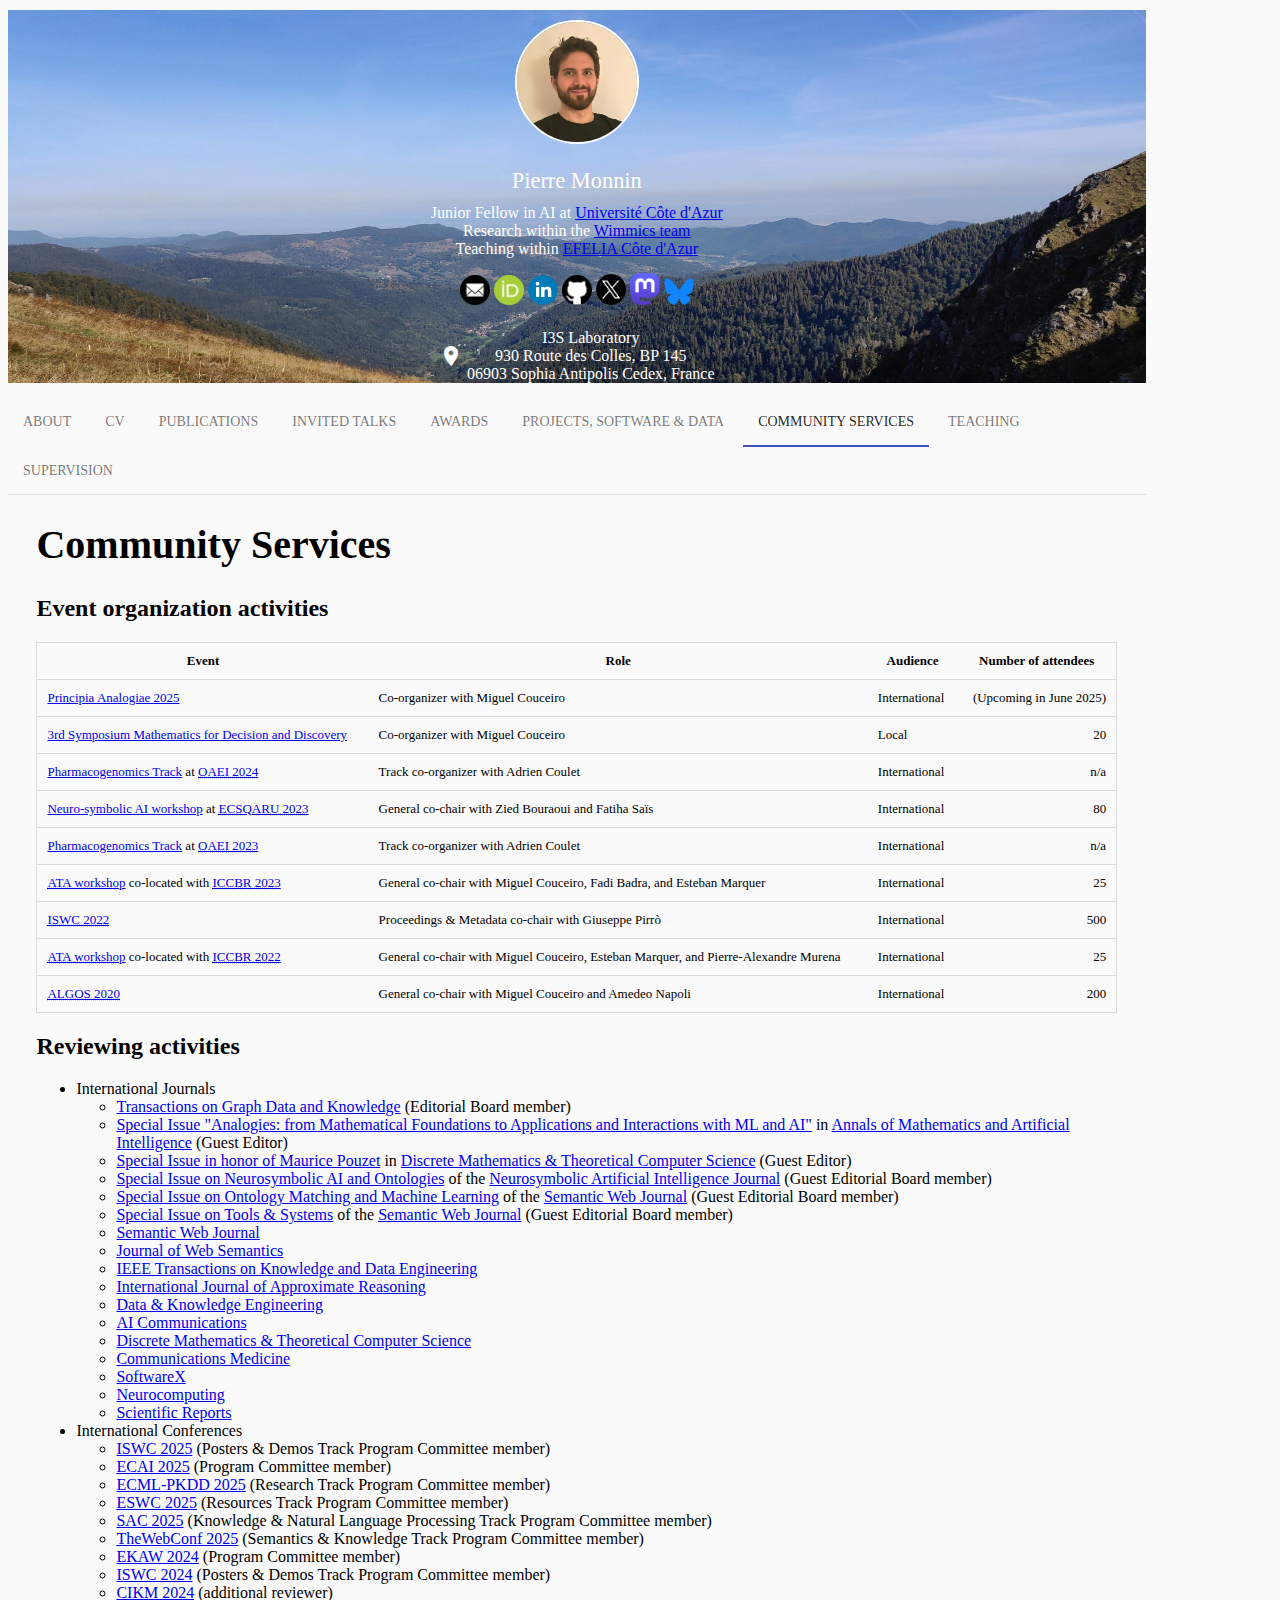
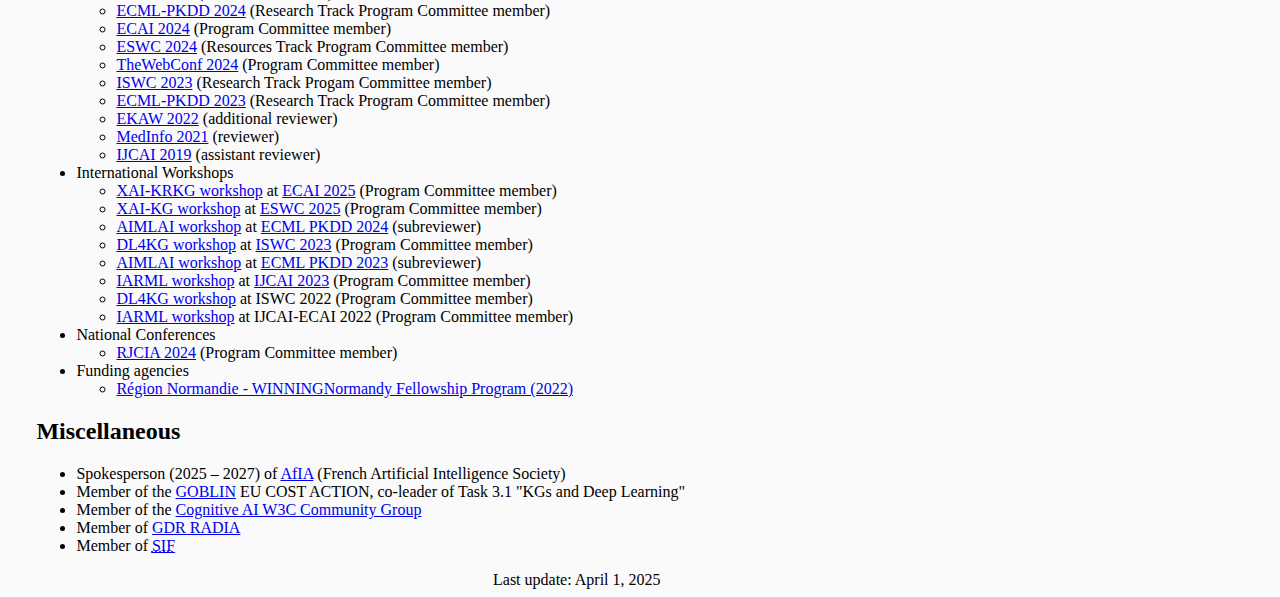
<file: services.html>
<!DOCTYPE html>
<html lang="en">
    <head>
        <meta charset="utf-8">
        <meta http-equiv="X-UA-Compatible" content="IE=edge">
        <meta name="description" content="Pierre Monnin">
        <meta name="viewport" content="width=device-width, initial-scale=1.0, minimum-scale=1.0">
        
        <title>Pierre Monnin</title>

        <link rel="stylesheet" href="https://fonts.googleapis.com/css?family=Roboto:300,400,500,700" type="text/css">
        <link rel="stylesheet" href="https://fonts.googleapis.com/icon?family=Material+Icons">
        <link rel="stylesheet" href="https://code.getmdl.io/1.3.0/material.indigo-orange.min.css">
        <script defer src="https://code.getmdl.io/1.3.0/material.min.js"></script>
        <link rel="stylesheet" href="styles.css" type="text/css">
    </head>

    <body>
        <div class="mdl-grid">
            <div class="mdl-cell mdl-cell--3-col mdl-cell--12-col-tablet mdl-cell--12-col-phone mdl-card mdl-shadow--3dp mdl-cell--top" id="id-card">
                <div class="center">
                    <div id="id-picture" class="id-block">
                        <img src="images/pmonnin.jpg" />
                    </div>
                    <div class="id-block">
                        <p id="id-title">
                            Pierre Monnin
                        </p>
                        <p id="id-subtitle">
                            Junior Fellow in AI at <a href="https://univ-cotedazur.fr/">Université Côte d'Azur</a><br />
                            Research within the <a href="https://team.inria.fr/wimmics/">Wimmics team</a><br />
                            Teaching within <a href="https://univ-cotedazur.fr/efelia-cote-dazur">EFELIA Côte d'Azur</a>
                        </p>
                    </div>
                    <div id="profiles" class="id-block">
                        <a href="mailto:firstname-dot-lastname-at-inria-dot-fr"><img src="images/mail.png" /></a>
                        <a href="https://orcid.org/0000-0002-2017-8426"><img src="images/orcid.png" alt="ORCID iD icon"></a>
                        <a href="https://linkedin.com/in/pierre-monnin"><img src="images/lk.png" /></a>
                        <a href="https://github.com/pmonnin"><img src="images/github.png" /></a>
                        <a href="https://twitter.com/piermonn"><img src="images/X.png" /></a>
                        <a href="https://sigmoid.social/@piermonn"><img src="images/mastodon.png" /></a>
                        <a href="https://bsky.app/profile/piermonn.bsky.social"><img src="images/bluesky.png" /></a>
                    </div>
                    <div id="address">
                        <div class="material-icons" style="vertical-align: middle;">
                                location_on
                        </div>
                        <p>
                            I3S Laboratory<br />
                            930 Route des Colles, BP 145<br />
                            06903 Sophia Antipolis Cedex, France
                        </p>
                    </div>
                </div>
            </div>

            <div class="mdl-cell mdl-cell--9-col mdl-cell--12-col-tablet mdl-cell--12-col-phone mdl-card mdl-shadow--3dp">
                <div class="mdl-card__title">
                    <div class="menu-bar">
                        <a href="index.html" class="menu-item">About</a>
                        <a href="cv/pmonnin-cv.pdf" class="menu-item">CV</a>
                        <a href="publications.html" class="menu-item">Publications</a>
                        <a href="talks.html" class="menu-item">Invited Talks</a>
                        <a href="awards.html" class="menu-item">Awards</a>
                        <a href="projects.html" class="menu-item">Projects, Software &amp; Data</a>
                        <a href="services.html" class="menu-item active">Community Services</a>
                        <a href="teaching.html" class="menu-item">Teaching</a>
                        <a href="supervision.html" class="menu-item">Supervision</a>
                    </div>
                </div>

                <div class="mdl-card__supporting-text">
                    <h1>Community Services</h1>

                    <h2>Event organization activities</h2>

                    <table>
                        <thead>
                            <tr>
                                <th>Event</th>
                                <th>Role</th>
                                <th>Audience</th>
                                <th>Number of attendees</th>
                            </tr>
                        </thead>
                        <tbody>
                            <tr>
                                <td><a href="https://analogiae.tecnico.ulisboa.pt/">Principia Analogiae 2025</a></td>
                                <td>Co-organizer with Miguel Couceiro</td>
                                <td>International</td>
                                <td class="right-align">(Upcoming in June 2025)</td>
                            </tr>
                            <tr>
                                <td><a href="https://malotec.loria.fr/3rd-m4d2">3rd Symposium Mathematics for Decision and Discovery</a></td>
                                <td>Co-organizer with Miguel Couceiro</td>
                                <td>Local</td>
                                <td class="right-align">20</td>
                            </tr>
                            <tr>
                                <td><a href="http://oaei.ontologymatching.org/2024/pharmacogenomics/index.html">Pharmacogenomics Track</a> at <abbr title="Ontology Alignment Evaluation Initiative"><a href="http://oaei.ontologymatching.org/2024/">OAEI 2024</a></abbr></td>
                                <td>Track co-organizer with Adrien Coulet</td>
                                <td>International</td>
                                <td class="right-align">n/a</td>
                            </tr>
                            <tr>
                                <td><a href="https://afia.asso.fr/les-journees-communes/afia-radia-2023/">Neuro-symbolic AI workshop</a> at <abbr title="17th European Conference on Symbolic and Quantitative Approaches to Reasoning with Uncertainty "><a href="https://www.cril.univ-artois.fr/ecsqaru23/">ECSQARU 2023</a></abbr></td>
                                <td>General co-chair with Zied Bouraoui and Fatiha Saïs</td>
                                <td>International</td>
                                <td class="right-align">80</td>
                            </tr>
                            <tr>
                                <td><a href="http://oaei.ontologymatching.org/2023/pharmacogenomics/index.html">Pharmacogenomics Track</a> at <abbr title="Ontology Alignment Evaluation Initiative"><a href="http://oaei.ontologymatching.org/2023/">OAEI 2023</a></abbr></td>
                                <td>Track co-organizer with Adrien Coulet</td>
                                <td>International</td>
                                <td class="right-align">n/a</td>
                            </tr>
                            <tr>
                                <td><abbr title="International workshop on Analogies: from Theory to Applications"><a href="http://iccbr-ata2023.loria.fr/">ATA workshop</a></abbr> co-located with <abbr title="31st International Conference on Case-Based Reasoning"><a href="https://www.iccbr2023.org//">ICCBR 2023</a></abbr></td>
                                <td>General co-chair with Miguel Couceiro, Fadi Badra, and Esteban Marquer</td>
                                <td>International</td>
                                <td class="right-align">25</td>
                            </tr>
                            <tr>
                                <td><abbr title="21st International Semantic Web Conference"><a href="http://iswc2022.semanticweb.org">ISWC 2022</a></abbr></td>
                                <td>Proceedings &amp; Metadata co-chair with Giuseppe Pirr&ograve;</td>
                                <td>International</td>
                                <td class="right-align">500</td>
                            </tr>
                            <tr>
                                <td><abbr title="International workshop on Analogies: from Theory to Applications"><a href="http://iccbr-ata2022.loria.fr/">ATA workshop</a></abbr> co-located with <abbr title="30th International Conference on Case-Based Reasoning"><a href="https://iccbr2022.loria.fr/">ICCBR 2022</a></abbr></td>
                                <td>General co-chair with Miguel Couceiro, Esteban Marquer, and Pierre-Alexandre Murena</td>
                                <td>International</td>
                                <td class="right-align">25</td>
                            </tr>
                            <tr>
                                <td><abbr title="International conference on ALgebras, Graphs and Ordered Sets"><a href="http://algos2020.loria.fr/">ALGOS 2020</a></abbr></td>
                                <td>General co-chair with Miguel Couceiro and Amedeo Napoli</td>
                                <td>International</td>
                                <td class="right-align">200</td>
                            </tr>
                        </tbody>
                    </table>
                    
                    <h2>Reviewing activities</h2>
                    <ul>
                        <li>International Journals
                            <ul>
                                <li><a href="https://tgdk.org/index.html">Transactions on Graph Data and Knowledge</a> (Editorial Board member)</li>
                                <li><a href="https://doi.org/10.1007/s10472-024-09961-7">Special Issue "Analogies: from Mathematical Foundations to Applications and Interactions with ML and AI"</a> in <a href="https://www.springer.com/journal/10472">Annals of Mathematics and Artificial Intelligence</a> (Guest Editor)</li>
                                <li><a href="https://dmtcs.episciences.org/volume/view/id/419">Special Issue in honor of Maurice Pouzet</a> in <a href="https://dmtcs.episciences.org/">Discrete Mathematics &amp; Theoretical Computer Science</a> (Guest Editor)</li>
                                <li><a href="https://neurosymbolic-ai-journal.com/content/call-papers-special-issue-neurosymbolic-ai-and-ontologies">Special Issue on Neurosymbolic AI and Ontologies</a> of the <a href="https://neurosymbolic-ai-journal.com/">Neurosymbolic Artificial Intelligence Journal</a> (Guest Editorial Board member)</li>
                                <li><a href="https://www.semantic-web-journal.net/blog/special-issue-ontology-matching-and-machine-learning">Special Issue on Ontology Matching and Machine Learning</a> of the <a href="http://www.semantic-web-journal.net/">Semantic Web Journal</a> (Guest Editorial Board member)</li>
                                <li><a href="http://www.semantic-web-journal.net/blog/call-papers-special-issue-tools-systems#">Special Issue on Tools &amp; Systems</a> of the <a href="http://www.semantic-web-journal.net/">Semantic Web Journal</a> (Guest Editorial Board member)</li>
                                <li><a href="http://www.semantic-web-journal.net/">Semantic Web Journal</a></li>
                                <li><a href="https://www.journals.elsevier.com/journal-of-web-semantics">Journal of Web Semantics</a></li>
                                <li><a href="https://ieeexplore.ieee.org/xpl/RecentIssue.jsp?punumber=69">IEEE Transactions on Knowledge and Data Engineering</a></li>
                                <li><a href="https://www.sciencedirect.com/journal/international-journal-of-approximate-reasoning">International Journal of Approximate Reasoning</a></li>
                                <li><a href="https://www.sciencedirect.com/journal/data-and-knowledge-engineering">Data &amp; Knowledge Engineering</a></li>
                                <li><a href="https://www.aicommunications.eu/">AI Communications</a></li>
                                <li><a href="https://dmtcs.episciences.org/">Discrete Mathematics &amp; Theoretical Computer Science</a></li>
                                <li><a href="https://www.nature.com/commsmed/">Communications Medicine</a></li>
                                <li><a href="https://www.sciencedirect.com/journal/softwarex">SoftwareX</a></li>
                                <li><a href="https://www.sciencedirect.com/journal/neurocomputing">Neurocomputing</a></li>
                                <li><a href="https://www.nature.com/srep/">Scientific Reports</a></li>
                            </ul>
                        </li>
                        <li>International Conferences
                            <ul>
                                <li><a href="https://iswc2025.semanticweb.org/">ISWC 2025</a> (Posters &amp; Demos Track Program Committee member)</li>
                                <li><a href="https://ecai2025.org/">ECAI 2025</a> (Program Committee member)</li>
                                <li><a href="https://2025.ecmlpkdd.org/">ECML-PKDD 2025</a> (Research Track Program Committee member)</li>
                                <li><a href="https://2025.eswc-conferences.org/">ESWC 2025</a> (Resources Track Program Committee member)</li>
                                <li><a href="https://www.sigapp.org/sac/sac2025/index.php">SAC 2025</a> (Knowledge &amp; Natural Language Processing Track Program Committee member)</li>
                                <li><a href="https://www2025.thewebconf.org/">TheWebConf 2025</a> (Semantics &amp; Knowledge Track Program Committee member)</li>
                                <li><a href="https://event.cwi.nl/ekaw2024/">EKAW 2024</a> (Program Committee member)</li>
                                <li><a href="https://iswc2024.semanticweb.org/">ISWC 2024</a> (Posters &amp; Demos Track Program Committee member)</li>
                                <li><a href="https://cikm2024.org/">CIKM 2024</a> (additional reviewer)</li>
                                <li><a href="https://2024.ecmlpkdd.org/">ECML-PKDD 2024</a> (Research Track Program Committee member)</li>
                                <li><a href="https://www.ecai2024.eu/">ECAI 2024</a> (Program Committee member)</li>
                                <li><a href="https://2024.eswc-conferences.org/">ESWC 2024</a> (Resources Track Program Committee member)</li>
                                <li><a href="https://www2024.thewebconf.org/">TheWebConf 2024</a> (Program Committee member)</li>
                                <li><a href="https://iswc2023.semanticweb.org/">ISWC 2023</a> (Research Track Progam Committee member)</li>
                                <li><a href="https://2023.ecmlpkdd.org/">ECML-PKDD 2023</a> (Research Track Program Committee member)</li>
                                <li><a href="https://ekaw2022.inf.unibz.it/">EKAW 2022</a> (additional reviewer)</li>
                                <li><a href="https://imia-medinfo.org/medinfo21/">MedInfo 2021</a> (reviewer)</li>
                                <li><a href="https://www.ijcai19.org/">IJCAI 2019</a> (assistant reviewer)</li>    
                            </ul>
                        </li>
                        <li>International Workshops
                            <ul>
                                <li><a href="https://sites.google.com/unical.it/xai-krkgecai/home-page">XAI-KRKG workshop</a> at <a href="https://ecai2025.org/">ECAI 2025</a> (Program Committee member)</li>
                                <li><a href="https://xaikg2025.demacs.unical.it/home-page">XAI-KG workshop</a> at <a href="https://2025.eswc-conferences.org/">ESWC 2025</a> (Program Committee member)</li>
                                <li><a href="https://project.inria.fr/aimlai/">AIMLAI workshop</a> at <a href="https://2024.ecmlpkdd.org/">ECML PKDD 2024</a> (subreviewer)</li>
                                <li><a href="https://alammehwish.github.io/dl4kg2023/">DL4KG workshop</a> at <a href="https://iswc2023.semanticweb.org/">ISWC 2023</a> (Program Committee member)</li>
                                <li><a href="https://project.inria.fr/aimlai/">AIMLAI workshop</a> at <a href="https://2023.ecmlpkdd.org/">ECML PKDD 2023</a> (subreviewer)</li>
                                <li><a href="https://iarml2023-ijcai.loria.fr/">IARML workshop</a> at <a href="https://ijcai-23.org/">IJCAI 2023</a> (Program Committee member)</li>
                                <li><a href="https://alammehwish.github.io/dl4kg2022/">DL4KG workshop</a> at ISWC 2022 (Program Committee member)</li>
                                <li><a href="https://iarml2022-ijcai-ecai.loria.fr/">IARML workshop</a> at IJCAI-ECAI 2022 (Program Committee member)</li>
                            </ul>
                        </li>
                        <li>National Conferences
                            <ul>
                                <li><a href="https://pfia2024.univ-lr.fr/Conf%C3%A9rences/RJCIA/">RJCIA 2024</a> (Program Committee member)</li>
                            </ul>
                        </li>
                        <li>Funding agencies
                            <ul>
                                <li><a href="https://www.normandie.fr/winningnormandy-fellowship-program">Région Normandie - WINNINGNormandy Fellowship Program (2022)</a></li>
                            </ul>
                        </li>
                    </ul>

                    <h2>Miscellaneous</h2>

                    <ul>
                        <li>Spokesperson (2025 – 2027) of <a href="https://afia.asso.fr/">AfIA</a> (French Artificial Intelligence Society)</li>
                        <li>Member of the <a href="https://www.cost.eu/actions/CA23147/">GOBLIN</a> EU COST ACTION, co-leader of Task 3.1 "KGs and Deep Learning"</li>
                        <li>Member of the <a href="https://www.w3.org/community/cogai/">Cognitive AI W3C Community Group</a></li>
                        <li>Member of <a href="https://gdr-radia.cnrs.fr/">GDR RADIA</a></li>
                        <li>Member of <a href="https://www.societe-informatique-de-france.fr/"><abbr title="Société informatique de France">SIF</abbr></a></li>
                    </ul>
                </div>
            </div>

            <div class="mdl-cell mdl-cell--3-col-desktop mdl-cell--hide-tablet mdl-cell--hide-phone">
            </div>

            <div class="mdl-cell mdl-cell--9-col mdl-cell--12-col-tablet mdl-cell--12-col-phone mdl-card mdl-shadow--3dp" id="footer-card">
                <div class="mdl-card__supporting-text">
                    <p>Last update: April 1, 2025</p>
                </div>
            </div>
        </div>
    </body>
</html>
</file>
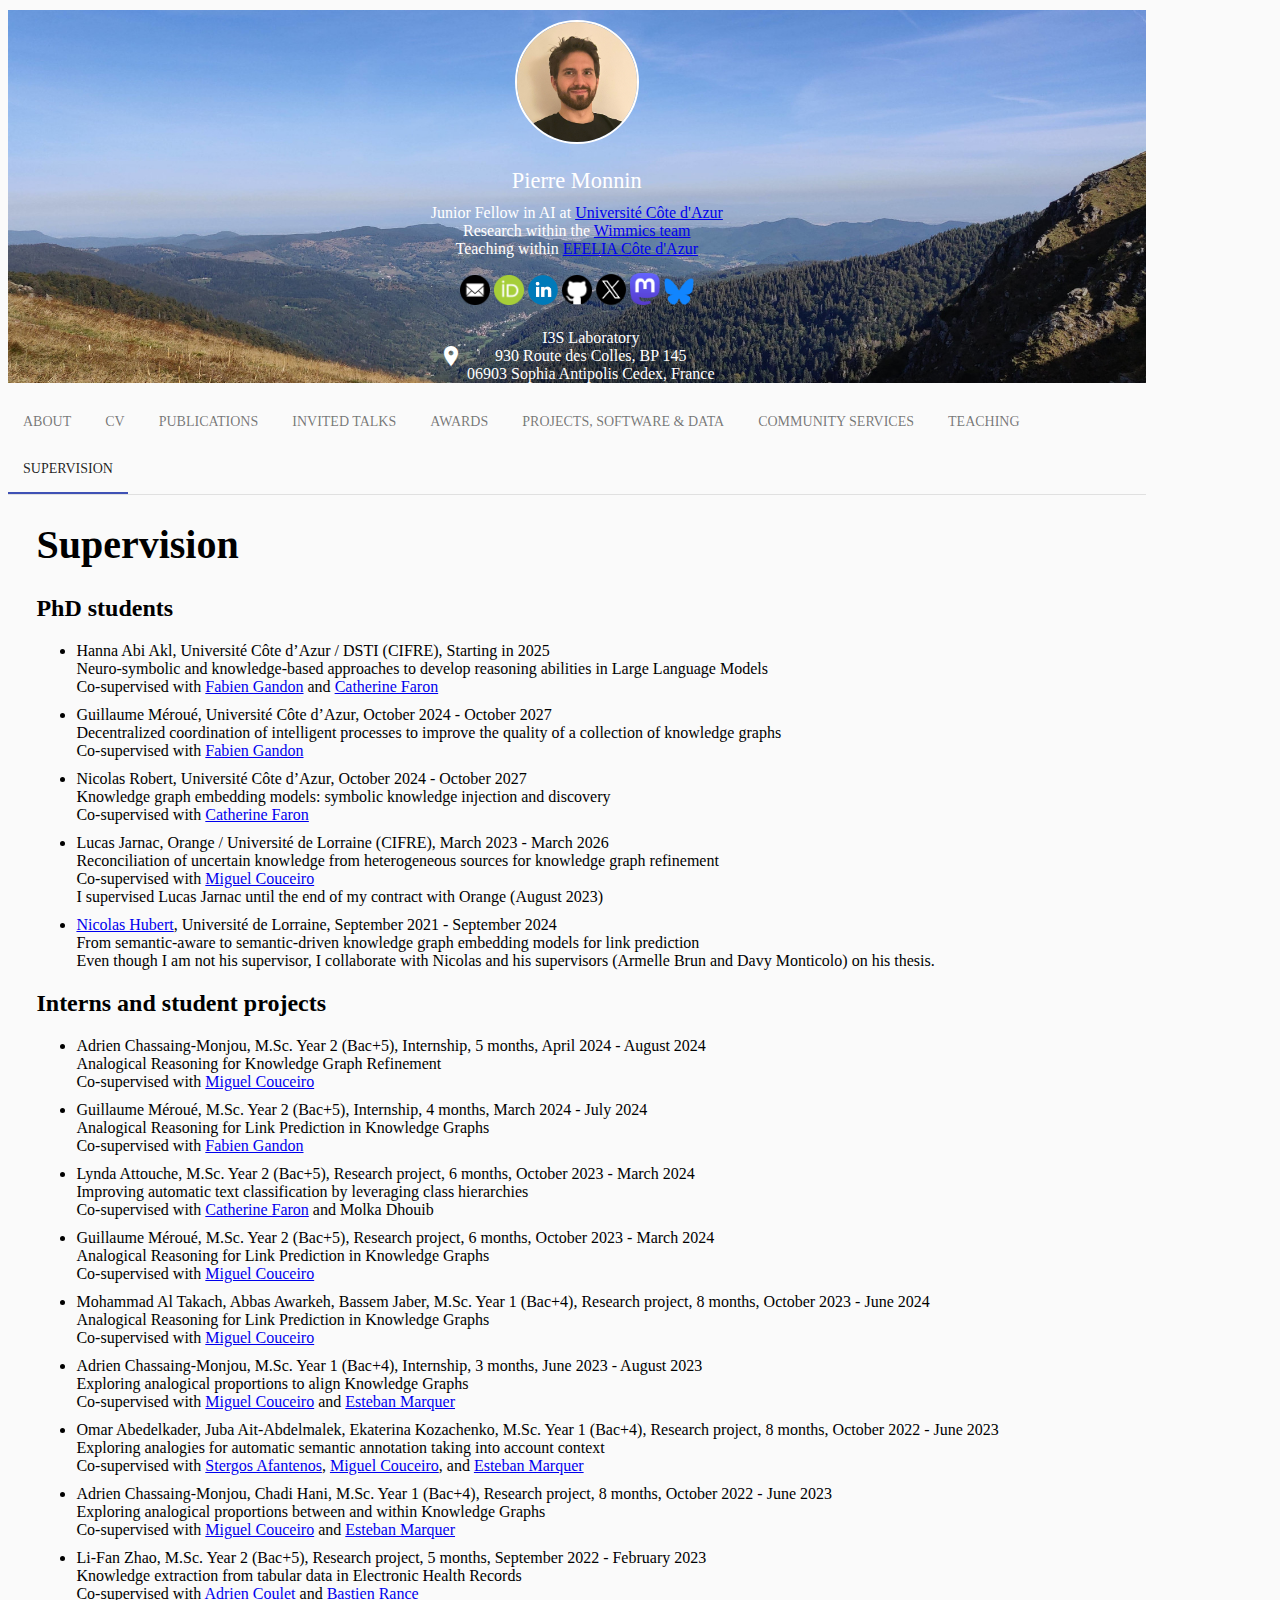
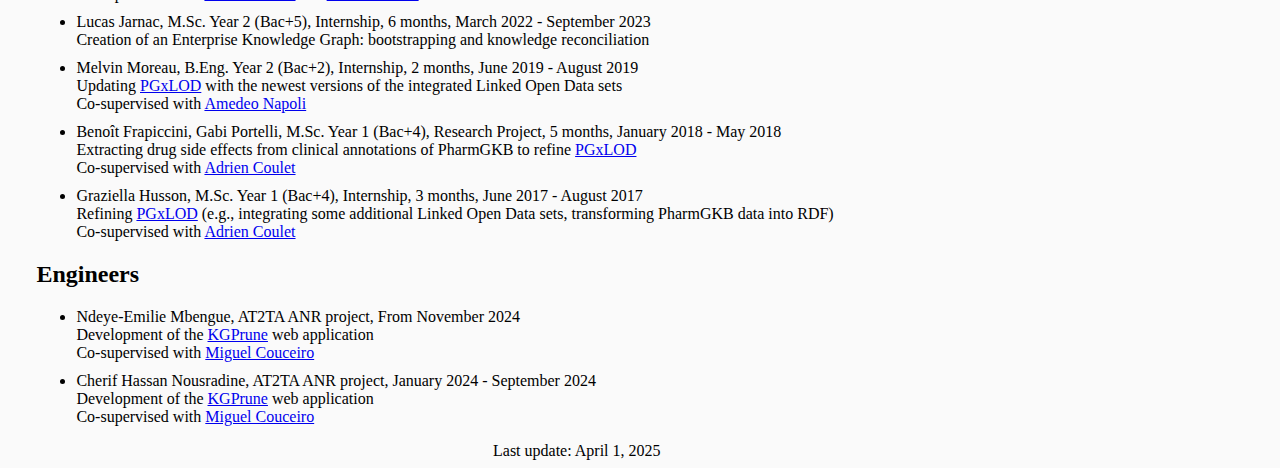
<file: supervision.html>
<!DOCTYPE html>
<html lang="en">
    <head>
        <meta charset="utf-8">
        <meta http-equiv="X-UA-Compatible" content="IE=edge">
        <meta name="description" content="Pierre Monnin">
        <meta name="viewport" content="width=device-width, initial-scale=1.0, minimum-scale=1.0">
        
        <title>Pierre Monnin</title>

        <link rel="stylesheet" href="https://fonts.googleapis.com/css?family=Roboto:300,400,500,700" type="text/css">
        <link rel="stylesheet" href="https://fonts.googleapis.com/icon?family=Material+Icons">
        <link rel="stylesheet" href="https://code.getmdl.io/1.3.0/material.indigo-orange.min.css">
        <script defer src="https://code.getmdl.io/1.3.0/material.min.js"></script>
        <link rel="stylesheet" href="styles.css" type="text/css">
    </head>

    <body>
        <div class="mdl-grid">
            <div class="mdl-cell mdl-cell--3-col mdl-cell--12-col-tablet mdl-cell--12-col-phone mdl-card mdl-shadow--3dp mdl-cell--top" id="id-card">
                <div class="center">
                    <div id="id-picture" class="id-block">
                        <img src="images/pmonnin.jpg" />
                    </div>
                    <div class="id-block">
                        <p id="id-title">
                            Pierre Monnin
                        </p>
                        <p id="id-subtitle">
                            Junior Fellow in AI at <a href="https://univ-cotedazur.fr/">Université Côte d'Azur</a><br />
                            Research within the <a href="https://team.inria.fr/wimmics/">Wimmics team</a><br />
                            Teaching within <a href="https://univ-cotedazur.fr/efelia-cote-dazur">EFELIA Côte d'Azur</a>
                        </p>
                    </div>
                    <div id="profiles" class="id-block">
                        <a href="mailto:firstname-dot-lastname-at-inria-dot-fr"><img src="images/mail.png" /></a>
                        <a href="https://orcid.org/0000-0002-2017-8426"><img src="images/orcid.png" alt="ORCID iD icon"></a>
                        <a href="https://linkedin.com/in/pierre-monnin"><img src="images/lk.png" /></a>
                        <a href="https://github.com/pmonnin"><img src="images/github.png" /></a>
                        <a href="https://twitter.com/piermonn"><img src="images/X.png" /></a>
                        <a href="https://sigmoid.social/@piermonn"><img src="images/mastodon.png" /></a>
                        <a href="https://bsky.app/profile/piermonn.bsky.social"><img src="images/bluesky.png" /></a>
                    </div>
                    <div id="address">
                        <div class="material-icons" style="vertical-align: middle;">
                                location_on
                        </div>
                        <p>
                            I3S Laboratory<br />
                            930 Route des Colles, BP 145<br />
                            06903 Sophia Antipolis Cedex, France
                        </p>
                    </div>
                </div>
            </div>

            <div class="mdl-cell mdl-cell--9-col mdl-cell--12-col-tablet mdl-cell--12-col-phone mdl-card mdl-shadow--3dp">
                <div class="mdl-card__title">
                    <div class="menu-bar">
                        <a href="index.html" class="menu-item">About</a>
                        <a href="cv/pmonnin-cv.pdf" class="menu-item">CV</a>
                        <a href="publications.html" class="menu-item">Publications</a>
                        <a href="talks.html" class="menu-item">Invited Talks</a>
                        <a href="awards.html" class="menu-item">Awards</a>
                        <a href="projects.html" class="menu-item">Projects, Software &amp; Data</a>
                        <a href="services.html" class="menu-item">Community Services</a>
                        <a href="teaching.html" class="menu-item">Teaching</a>
                        <a href="supervision.html" class="menu-item active">Supervision</a>
                    </div>
                </div>

                <div class="mdl-card__supporting-text">
                    <h1>Supervision</h1>

                    <h2>PhD students</h2>
                    <ul>
                        <li class="increased-margin-li">
                            Hanna Abi Akl, Université Côte d’Azur / DSTI (CIFRE), Starting in 2025<br />
                            Neuro-symbolic and knowledge-based approaches to develop reasoning abilities in Large Language Models<br />
                            Co-supervised with <a href="http://fabien.info">Fabien Gandon</a> and <a href="https://webusers.i3s.unice.fr/~faron/">Catherine Faron</a>
                        </li>
                        <li class="increased-margin-li">
                            Guillaume Méroué, Université Côte d’Azur, October 2024 - October 2027<br />
                            Decentralized coordination of intelligent processes to improve the quality of a collection of knowledge graphs<br />
                            Co-supervised with <a href="http://fabien.info">Fabien Gandon</a>
                        </li>
                        <li class="increased-margin-li">
                            Nicolas Robert, Université Côte d’Azur, October 2024 - October 2027<br />
                            Knowledge graph embedding models: symbolic knowledge injection and discovery<br />
                            Co-supervised with <a href="https://webusers.i3s.unice.fr/~faron/">Catherine Faron</a>
                        </li>
                        <li class="increased-margin-li">
                            Lucas Jarnac, Orange / Université de Lorraine (CIFRE), March 2023 - March 2026<br />
                            Reconciliation of uncertain knowledge from heterogeneous sources for knowledge graph refinement<br />
                            Co-supervised with <a href="https://members.loria.fr/mcouceiro/">Miguel Couceiro</a><br />
                            I supervised Lucas Jarnac until the end of my contract with Orange (August 2023)
                        </li>
                        <li class="increased-margin-li">
                            <a href="https://nicolas-hbt.github.io/">Nicolas Hubert</a>, Université de Lorraine, September 2021 - September 2024<br />
                            From semantic-aware to semantic-driven knowledge graph embedding models for link prediction<br />
                            Even though I am not his supervisor, I collaborate with Nicolas and his supervisors (Armelle Brun and Davy Monticolo) on his thesis.
                        </li>
                    </ul>

                    <h2>Interns and student projects</h2>
                    <ul>
                        <li class="increased-margin-li">
                            Adrien Chassaing-Monjou, M.Sc. Year 2 (Bac+5), Internship, 5 months, April 2024 - August 2024<br />
                            Analogical Reasoning for Knowledge Graph Refinement<br />
                            Co-supervised with <a href="https://members.loria.fr/mcouceiro/">Miguel Couceiro</a>
                        </li>
                        <li class="increased-margin-li">
                            Guillaume Méroué, M.Sc. Year 2 (Bac+5), Internship, 4 months, March 2024 - July 2024<br />
                            Analogical Reasoning for Link Prediction in Knowledge Graphs<br />
                            Co-supervised with <a href="http://fabien.info">Fabien Gandon</a>
                        </li>
                        <li class="increased-margin-li">
                            Lynda Attouche, M.Sc. Year 2 (Bac+5), Research project, 6 months, October 2023 - March 2024<br />
                            Improving automatic text classification by leveraging class hierarchies<br />
                            Co-supervised with <a href="https://webusers.i3s.unice.fr/~faron/">Catherine Faron</a> and Molka Dhouib
                        </li>
                        <li class="increased-margin-li">
                            Guillaume Méroué, M.Sc. Year 2 (Bac+5), Research project, 6 months, October 2023 - March 2024<br />
                            Analogical Reasoning for Link Prediction in Knowledge Graphs<br />
                            Co-supervised with <a href="https://members.loria.fr/mcouceiro/">Miguel Couceiro</a>
                        </li>
                        <li class="increased-margin-li">
                            Mohammad Al Takach, Abbas Awarkeh, Bassem Jaber, M.Sc. Year 1 (Bac+4), Research project, 8 months, October 2023 - June 2024<br />
                            Analogical Reasoning for Link Prediction in Knowledge Graphs<br />
                            Co-supervised with <a href="https://members.loria.fr/mcouceiro/">Miguel Couceiro</a>
                        </li>
                        <li class="increased-margin-li">
                            Adrien Chassaing-Monjou, M.Sc. Year 1 (Bac+4), Internship, 3 months, June 2023 - August 2023<br />
                            Exploring analogical proportions to align Knowledge Graphs<br />
                            Co-supervised with <a href="https://members.loria.fr/mcouceiro/">Miguel Couceiro</a> and <a href="https://emarquer.github.io/">Esteban Marquer</a>
                        </li>
                        <li class="increased-margin-li">
                            Omar Abedelkader, Juba Ait-Abdelmalek, Ekaterina Kozachenko, M.Sc. Year 1 (Bac+4), Research project, 8 months, October 2022 - June 2023<br />
                            Exploring analogies for automatic semantic annotation taking into account context<br />
                            Co-supervised with <a href="https://www.irit.fr/~Stergos.Afantenos/">Stergos Afantenos</a>, <a href="https://members.loria.fr/mcouceiro/">Miguel Couceiro</a>, and <a href="https://emarquer.github.io/">Esteban Marquer</a>
                        </li>
                        <li class="increased-margin-li">
                            Adrien Chassaing-Monjou, Chadi Hani, M.Sc. Year 1 (Bac+4), Research project, 8 months, October 2022 - June 2023<br />
                            Exploring analogical proportions between and within Knowledge Graphs<br />
                            Co-supervised with <a href="https://members.loria.fr/mcouceiro/">Miguel Couceiro</a> and <a href="https://emarquer.github.io/">Esteban Marquer</a>
                        </li>
                        <li class="increased-margin-li">
                            Li-Fan Zhao, M.Sc. Year 2 (Bac+5), Research project, 5 months, September 2022 - February 2023<br />
                            Knowledge extraction from tabular data in Electronic Health Records<br />
                            Co-supervised with <a href="https://members.loria.fr/ACoulet/">Adrien Coulet</a> and <a href="https://fr.linkedin.com/in/bastienrance">Bastien Rance</a>
                        </li>
                        <li class="increased-margin-li">
                            Lucas Jarnac, M.Sc. Year 2 (Bac+5), Internship, 6 months, March 2022 - September 2023<br />
                            Creation of an Enterprise Knowledge Graph: bootstrapping and knowledge reconciliation
                        </li>
                        <li class="increased-margin-li">
                            Melvin Moreau, B.Eng. Year 2 (Bac+2), Internship, 2 months, June 2019 - August 2019<br />
                            Updating <a href="https://pgxlod.loria.fr/">PGxLOD</a> with the newest versions of the integrated Linked Open Data sets<br />
                            Co-supervised with <a href="https://members.loria.fr/ANapoli/">Amedeo Napoli</a>
                        </li>
                        <li class="increased-margin-li">
                            Benoît Frapiccini, Gabi Portelli, M.Sc. Year 1 (Bac+4), Research Project, 5 months, January 2018 - May 2018<br />
                            Extracting drug side effects from clinical annotations of PharmGKB to refine <a href="https://pgxlod.loria.fr/">PGxLOD</a><br />
                            Co-supervised with <a href="https://members.loria.fr/ACoulet/">Adrien Coulet</a>
                        </li>
                        <li class="increased-margin-li">
                            Graziella Husson, M.Sc. Year 1 (Bac+4), Internship, 3 months, June 2017 - August 2017<br />
                            Refining <a href="https://pgxlod.loria.fr/">PGxLOD</a> (e.g., integrating some additional Linked Open Data sets, transforming PharmGKB data into RDF)<br />
                            Co-supervised with <a href="https://members.loria.fr/ACoulet/">Adrien Coulet</a>
                        </li>
                    </ul>

                    <h2>Engineers</h2>
                    <ul>
                        <li class="increased-margin-li">
                            Ndeye-Emilie Mbengue, AT2TA ANR project, From November 2024<br />
                            Development of the <a href="https://kgprune.loria.fr">KGPrune</a> web application<br />
                            Co-supervised with <a href="https://members.loria.fr/mcouceiro/">Miguel Couceiro</a>
                        </li>
                        <li class="increased-margin-li">
                            Cherif Hassan Nousradine, AT2TA ANR project, January 2024 - September 2024<br />
                            Development of the <a href="https://kgprune.loria.fr">KGPrune</a> web application<br />
                            Co-supervised with <a href="https://members.loria.fr/mcouceiro/">Miguel Couceiro</a>
                        </li>
                    </ul>
                </div>
            </div>

            <div class="mdl-cell mdl-cell--3-col-desktop mdl-cell--hide-tablet mdl-cell--hide-phone">
            </div>

            <div class="mdl-cell mdl-cell--9-col mdl-cell--12-col-tablet mdl-cell--12-col-phone mdl-card mdl-shadow--3dp" id="footer-card">
                <div class="mdl-card__supporting-text">
                    <p>Last update: April 1, 2025</p>
                </div>
            </div>
        </div>
    </body>
</html>
</file>
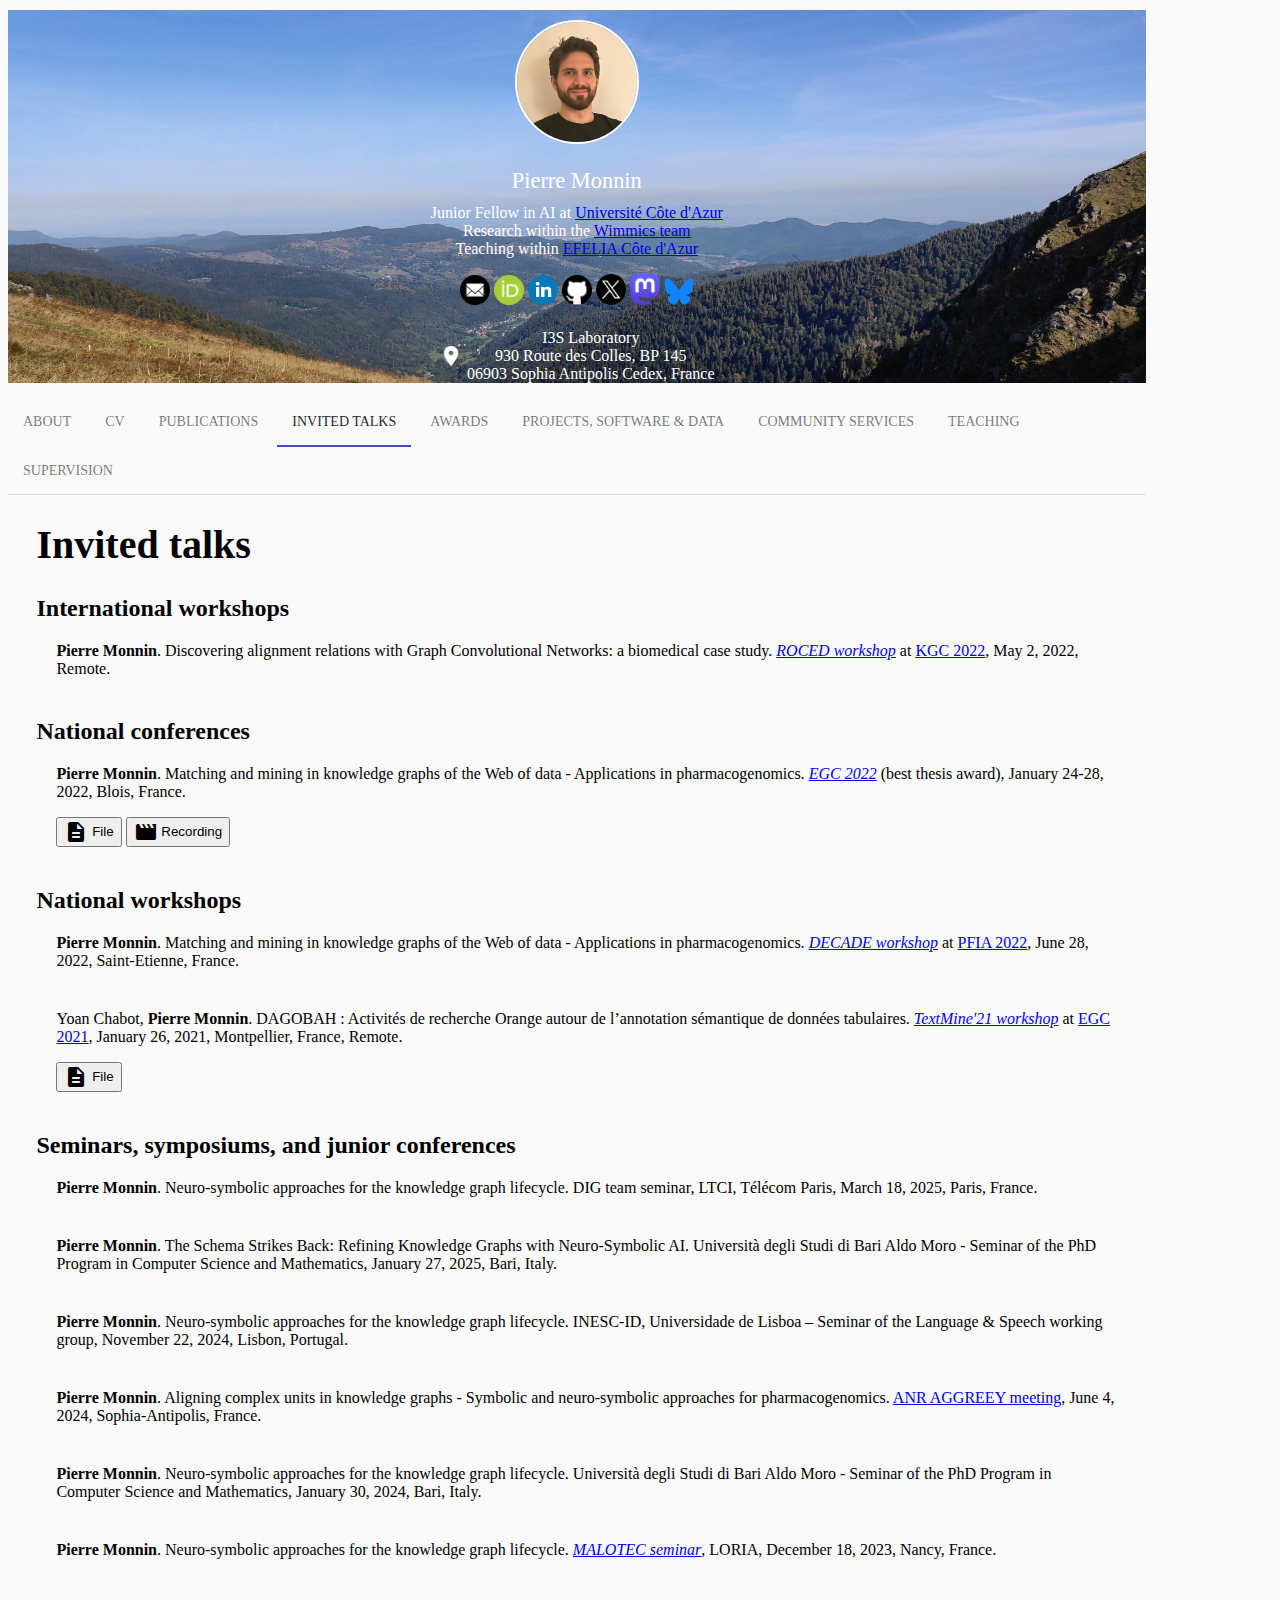
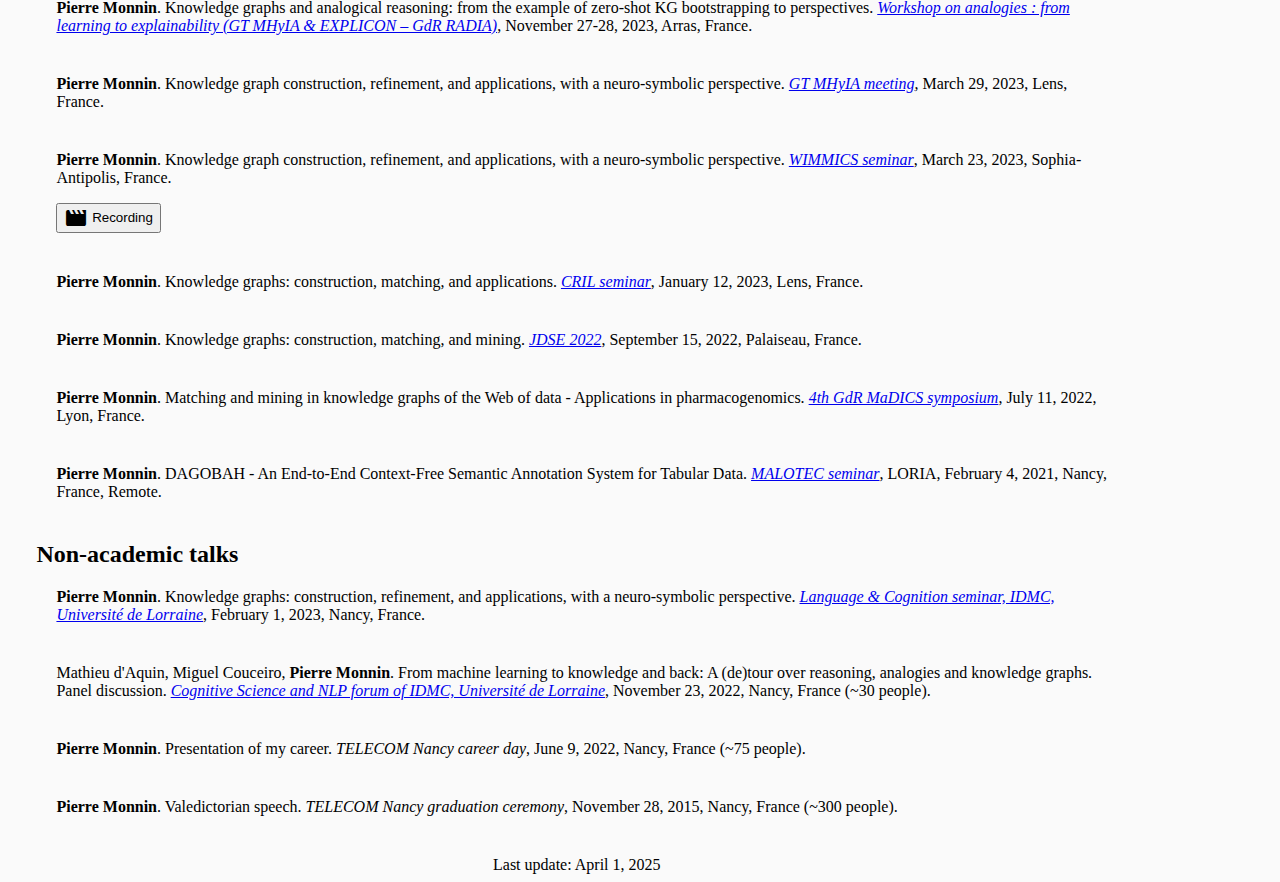
<file: talks.html>
<!DOCTYPE html>
<html lang="en">
    <head>
        <meta charset="utf-8">
        <meta http-equiv="X-UA-Compatible" content="IE=edge">
        <meta name="description" content="Pierre Monnin">
        <meta name="viewport" content="width=device-width, initial-scale=1.0, minimum-scale=1.0">
        
        <title>Pierre Monnin</title>

        <link rel="stylesheet" href="https://fonts.googleapis.com/css?family=Roboto:300,400,500,700" type="text/css">
        <link rel="stylesheet" href="https://fonts.googleapis.com/icon?family=Material+Icons">
        <link rel="stylesheet" href="https://code.getmdl.io/1.3.0/material.indigo-orange.min.css">
        <script defer src="https://code.getmdl.io/1.3.0/material.min.js"></script>
        <link rel="stylesheet" href="styles.css" type="text/css">
    </head>

    <body>
        <div class="mdl-grid">
            <div class="mdl-cell mdl-cell--3-col mdl-cell--12-col-tablet mdl-cell--12-col-phone mdl-card mdl-shadow--3dp mdl-cell--top" id="id-card">
                <div class="center">
                    <div id="id-picture" class="id-block">
                        <img src="images/pmonnin.jpg" />
                    </div>
                    <div class="id-block">
                        <p id="id-title">
                            Pierre Monnin
                        </p>
                        <p id="id-subtitle">
                            Junior Fellow in AI at <a href="https://univ-cotedazur.fr/">Université Côte d'Azur</a><br />
                            Research within the <a href="https://team.inria.fr/wimmics/">Wimmics team</a><br />
                            Teaching within <a href="https://univ-cotedazur.fr/efelia-cote-dazur">EFELIA Côte d'Azur</a>
                        </p>
                    </div>
                    <div id="profiles" class="id-block">
                        <a href="mailto:firstname-dot-lastname-at-inria-dot-fr"><img src="images/mail.png" /></a>
                        <a href="https://orcid.org/0000-0002-2017-8426"><img src="images/orcid.png" alt="ORCID iD icon"></a>
                        <a href="https://linkedin.com/in/pierre-monnin"><img src="images/lk.png" /></a>
                        <a href="https://github.com/pmonnin"><img src="images/github.png" /></a>
                        <a href="https://twitter.com/piermonn"><img src="images/X.png" /></a>
                        <a href="https://sigmoid.social/@piermonn"><img src="images/mastodon.png" /></a>
                        <a href="https://bsky.app/profile/piermonn.bsky.social"><img src="images/bluesky.png" /></a>
                    </div>
                    <div id="address">
                        <div class="material-icons" style="vertical-align: middle;">
                                location_on
                        </div>
                        <p>
                            I3S Laboratory<br />
                            930 Route des Colles, BP 145<br />
                            06903 Sophia Antipolis Cedex, France
                        </p>
                    </div>
                </div>
            </div>

            <div class="mdl-cell mdl-cell--9-col mdl-cell--12-col-tablet mdl-cell--12-col-phone mdl-card mdl-shadow--3dp">
                <div class="mdl-card__title">
                    <div class="menu-bar">
                        <a href="index.html" class="menu-item">About</a>
                        <a href="cv/pmonnin-cv.pdf" class="menu-item">CV</a>
                        <a href="publications.html" class="menu-item">Publications</a>
                        <a href="talks.html" class="menu-item active">Invited Talks</a>
                        <a href="awards.html" class="menu-item">Awards</a>
                        <a href="projects.html" class="menu-item">Projects, Software &amp; Data</a>
                        <a href="services.html" class="menu-item">Community Services</a>
                        <a href="teaching.html" class="menu-item">Teaching</a>
                        <a href="supervision.html" class="menu-item">Supervision</a>
                    </div>
                </div>

                <div class="mdl-card__supporting-text">
                    <h1>Invited talks</h1>

                    <h2>International workshops</h2>

                    <div class="publication">
                        <p>
                            <span class="author">Pierre Monnin</span>. Discovering alignment relations with Graph Convolutional Networks: a biomedical case study. <a class="journal" href="https://www.irit.fr/ROCED/evenement/roced2.html">ROCED workshop</a> at <a href="https://www.knowledgegraph.tech/">KGC 2022</a>, May 2, 2022, Remote.
                        </p>
                    </div>

                    <h2>National conferences</h2>

                    <div class="publication">
                        <p>
                            <span class="author">Pierre Monnin</span>. Matching and mining in knowledge graphs of the Web of data - Applications in pharmacogenomics. <a class="journal" href="https://egc2022.univ-tours.fr/">EGC 2022</a> (best thesis award), January 24-28, 2022, Blois, France.
                        </p>

                        <a href="https://editions-rnti.fr/render_pdf.php?p=1002777"><button class="mdl-button mdl-js-button mdl-button--raised mdl-button--colored">
                            <span class="material-icons" style="vertical-align: middle;">
                                description
                            </span>
                            File
                        </button></a>

                        <a href="https://www.youtube.com/watch?v=1gip86OstUc"><button class="mdl-button mdl-js-button mdl-button--raised mdl-button--colored">
                            <span class="material-icons" style="vertical-align: middle;">
                                movie
                            </span>
                            Recording
                        </button></a>
                    </div>

                    <h2>National workshops</h2>

                    <div class="publication">
                        <p>
                            <span class="author">Pierre Monnin</span>. Matching and mining in knowledge graphs of the Web of data - Applications in pharmacogenomics. <a class="journal" href="https://ci.mines-stetienne.fr/pfia2022/Ateliers/Decade/">DECADE workshop</a> at <a href="https://ci.mines-stetienne.fr/pfia2022/">PFIA 2022</a>, June 28, 2022, Saint-Etienne, France.
                        </p>
                    </div>

                    <div class="publication">
                        <p>
                            Yoan Chabot, <span class="author">Pierre Monnin</span>. DAGOBAH : Activités de recherche Orange autour de l’annotation sémantique de données tabulaires. <a class="journal" href="http://www.vincentlemaire-labs.fr/TM2021/welcome.html">TextMine'21 workshop</a> at <a href="https://egc2021.sciencesconf.org/">EGC 2021</a>, January 26, 2021, Montpellier, France, Remote.
                        </p>

                        <a href="https://www.researchgate.net/profile/Vincent-Lemaire-3/publication/348780896_Actes_de_l%27Atelier_sur_la_Fouille_de_Textes_TextMine_-_Organisateurs_Organise_conjointement_a_la_conference_EGC_Extraction_et_Gestion_des_Connaissances_le_26_janvier_2021_a_Montpellier/links/60127d10a6fdcc071b99f969/Actes-de-lAtelier-sur-la-Fouille-de-Textes-TextMine-Organisateurs-Organise-conjointement-a-la-conference-EGC-Extraction-et-Gestion-des-Connaissances-le-26-janvier-2021-a-Montpellier.pdf#page=24"><button class="mdl-button mdl-js-button mdl-button--raised mdl-button--colored">
                            <span class="material-icons" style="vertical-align: middle;">
                                description
                            </span>
                            File
                        </button></a>
                    </div>

                    <h2>Seminars, symposiums, and junior conferences</h2>

                    <div class="publication">
                        <p>
                            <span class="author">Pierre Monnin</span>. Neuro-symbolic approaches for the knowledge graph lifecycle. DIG team seminar, LTCI, Télécom Paris, March 18, 2025, Paris, France.
                        </p>
                    </div>

                    <div class="publication">
                        <p>
                            <span class="author">Pierre Monnin</span>. The Schema Strikes Back: Refining Knowledge Graphs with Neuro-Symbolic AI. Università degli Studi di Bari Aldo Moro - Seminar of the PhD Program in Computer Science and Mathematics, January 27, 2025, Bari, Italy.
                        </p>
                    </div>

                    <div class="publication">
                        <p>
                            <span class="author">Pierre Monnin</span>. Neuro-symbolic approaches for the knowledge graph lifecycle. INESC-ID, Universidade de Lisboa – Seminar of the Language &amp; Speech working group, November 22, 2024, Lisbon, Portugal.
                        </p>
                    </div>

                    <div class="publication">
                        <p>
                            <span class="author">Pierre Monnin</span>. Aligning complex units in knowledge graphs - Symbolic and neuro-symbolic approaches for pharmacogenomics. <a href="https://aggreey.github.io/meetings/meeting4.html">ANR AGGREEY meeting</a>, June 4, 2024, Sophia-Antipolis, France.
                        </p>
                    </div>

                    <div class="publication">
                        <p>
                            <span class="author">Pierre Monnin</span>. Neuro-symbolic approaches for the knowledge graph lifecycle. Università degli Studi di Bari Aldo Moro - Seminar of the PhD Program in Computer Science and Mathematics, January 30, 2024, Bari, Italy.
                        </p>
                    </div>

                    <div class="publication">
                        <p>
                            <span class="author">Pierre Monnin</span>. Neuro-symbolic approaches for the knowledge graph lifecycle. <a class="journal" href="https://malotec.loria.fr/">MALOTEC seminar</a>, LORIA, December 18, 2023, Nancy, France.
                        </p>
                    </div>

                    <div class="publication">
                        <p>
                            <span class="author">Pierre Monnin</span>. Knowledge graphs and analogical reasoning: from the example of zero-shot KG bootstrapping to perspectives. <a class="journal" href="https://at2ta.loria.fr/analogies-from-learning-to-explainability/">Workshop on analogies : from learning to explainability (GT MHyIA &amp; EXPLICON – GdR RADIA)</a>, November 27-28, 2023, Arras, France.
                        </p>
                    </div>

                    <div class="publication">
                        <p>
                            <span class="author">Pierre Monnin</span>. Knowledge graph construction, refinement, and applications, with a neuro-symbolic perspective. <a class="journal" href="https://mygdr.hosted.lip6.fr/GTView/34/">GT MHyIA meeting</a>, March 29, 2023, Lens, France.
                        </p>
                    </div>

                    <div class="publication">
                        <p>
                            <span class="author">Pierre Monnin</span>. Knowledge graph construction, refinement, and applications, with a neuro-symbolic perspective. <a class="journal" href="https://team.inria.fr/wimmics/seminars/">WIMMICS seminar</a>, March 23, 2023, Sophia-Antipolis, France.
                        </p>

                        <a href="https://youtu.be/_yn6-N6Z-oA"><button class="mdl-button mdl-js-button mdl-button--raised mdl-button--colored">
                            <span class="material-icons" style="vertical-align: middle;">
                                movie
                            </span>
                            Recording
                        </button></a>
                    </div>

                    <div class="publication">
                        <p>
                            <span class="author">Pierre Monnin</span>. Knowledge graphs: construction, matching, and applications. <a class="journal" href="https://www.cril.univ-artois.fr/seminars/2023-01-12-14-00-00-seminary/">CRIL seminar</a>, January 12, 2023, Lens, France.
                        </p>
                    </div>

                    <div class="publication">
                        <p>
                            <span class="author">Pierre Monnin</span>. Knowledge graphs: construction, matching, and mining. <a class="journal" href="https://digicosme.cnrs.fr/en/junior-conference-on-datascience-and-engeneering-2022-jdse/">JDSE 2022</a>, September 15, 2022, Palaiseau, France.
                        </p>
                    </div>

                    <div class="publication">
                        <p>
                            <span class="author">Pierre Monnin</span>. Matching and mining in knowledge graphs of the Web of data - Applications in pharmacogenomics. <a class="journal" href="https://www.madics.fr/event/symposium-madics-4/">4th GdR MaDICS symposium</a>, July 11, 2022, Lyon, France.
                        </p>
                    </div>

                    <div class="publication">
                        <p>
                            <span class="author">Pierre Monnin</span>. DAGOBAH - An End-to-End Context-Free Semantic Annotation System for Tabular Data. <a class="journal" href="https://malotec.loria.fr/">MALOTEC seminar</a>, LORIA, February 4, 2021, Nancy, France, Remote.
                        </p>
                    </div>

                    <h2>Non-academic talks</h2>

                    <div class="publication">
                        <span class="author">Pierre Monnin</span>. Knowledge graphs: construction, refinement, and applications, with a neuro-symbolic perspective. <a class="journal" href="https://idmc.univ-lorraine.fr/informations-master-sciences-cognitives/info-sc-seminaires/">Language &amp; Cognition seminar, IDMC, Université de Lorraine</a>, February 1, 2023, Nancy, France.
                    </div>

                    <div class="publication">
                        Mathieu d'Aquin, Miguel Couceiro, <span class="author">Pierre Monnin</span>. From machine learning to knowledge and back: A (de)tour over reasoning, analogies and knowledge graphs. Panel discussion. <a class="journal" href="https://idmc.univ-lorraine.fr/evenements-idmc/forum-sciences-cognitives-2022/">Cognitive Science and NLP forum of IDMC, Université de Lorraine</a>, November 23, 2022, Nancy, France (~30 people).
                    </div>

                    <div class="publication">
                        <span class="author">Pierre Monnin</span>. Presentation of my career. <span class="journal">TELECOM Nancy career day</span>, June 9, 2022, Nancy, France (~75 people).
                    </div>

                    <div class="publication">
                        <span class="author">Pierre Monnin</span>. Valedictorian speech. <span class="journal">TELECOM Nancy graduation ceremony</span>, November 28, 2015, Nancy, France (~300 people).
                    </div>

                </div>
            </div>

            <div class="mdl-cell mdl-cell--3-col-desktop mdl-cell--hide-tablet mdl-cell--hide-phone">
            </div>

            <div class="mdl-cell mdl-cell--9-col mdl-cell--12-col-tablet mdl-cell--12-col-phone mdl-card mdl-shadow--3dp" id="footer-card">
                <div class="mdl-card__supporting-text">
                    <p>Last update: April 1, 2025</p>
                </div>
            </div>
        </div>
    </body>
</html>
</file>
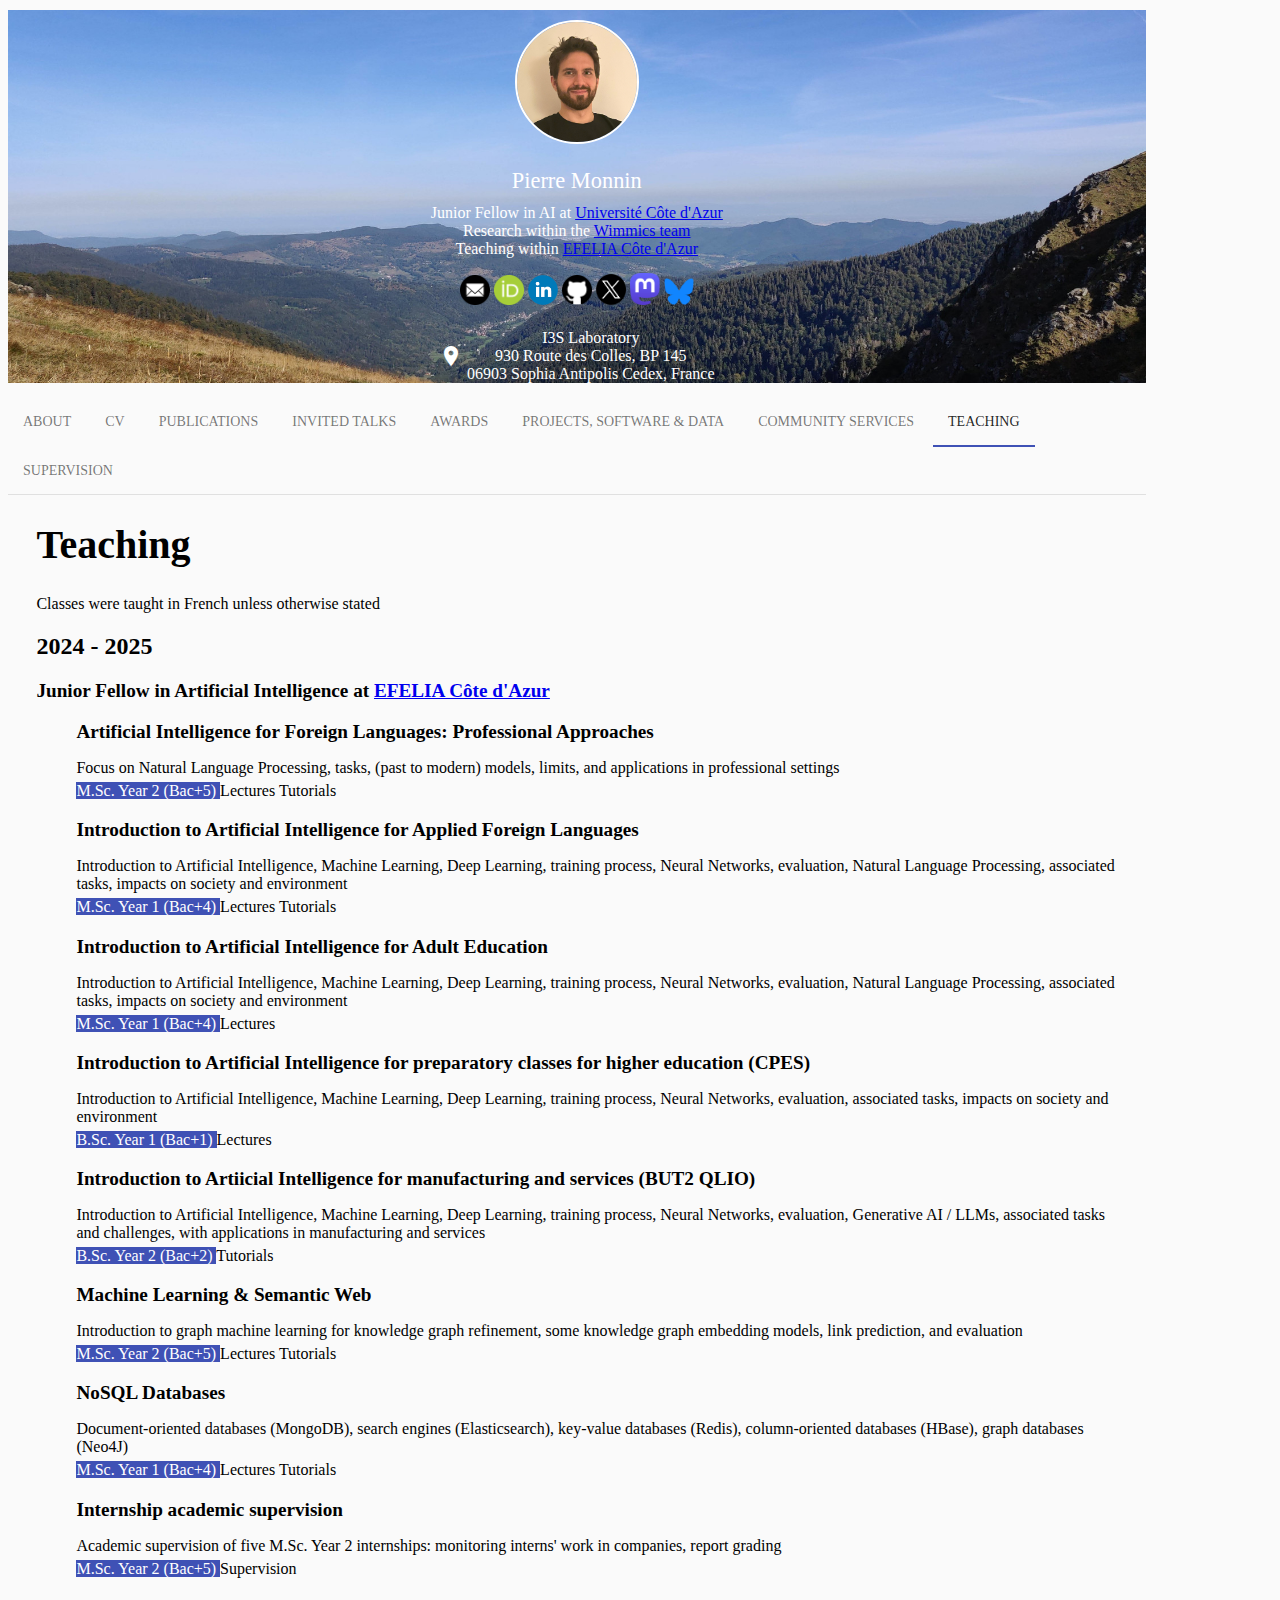
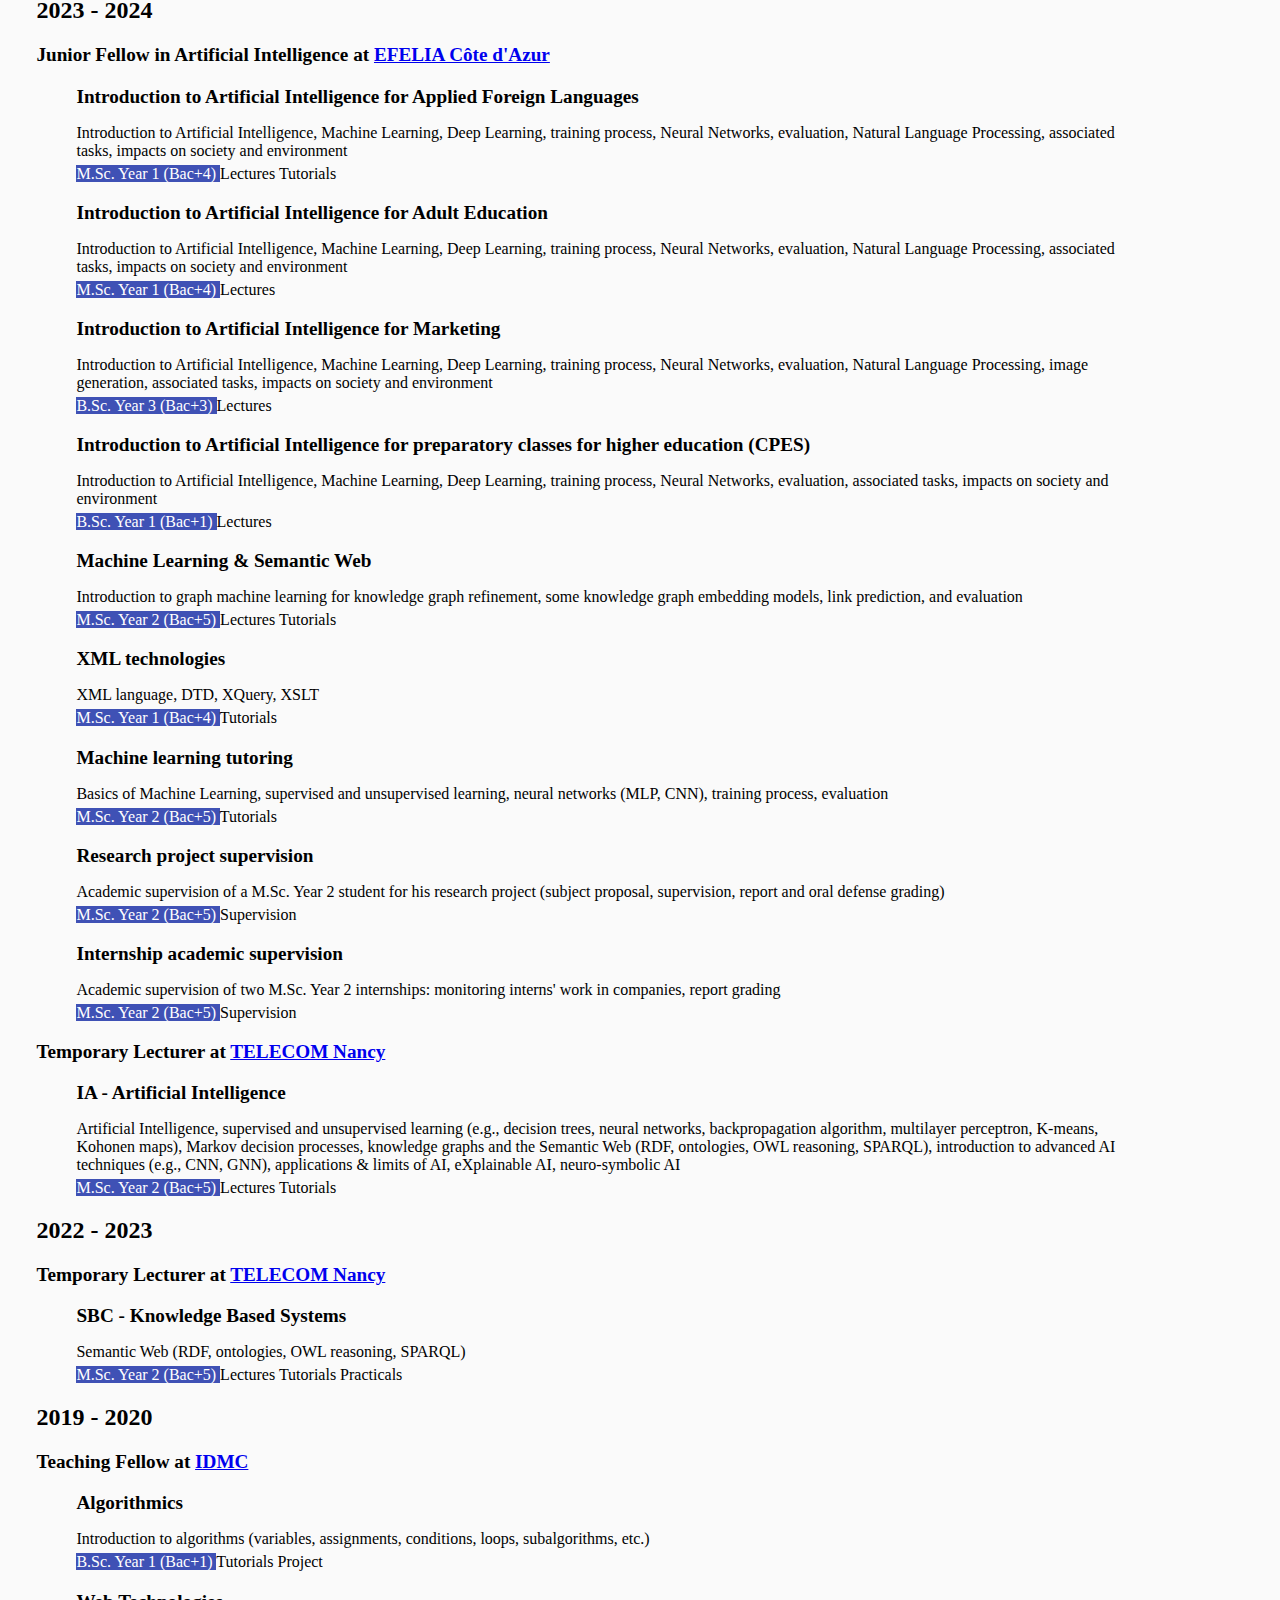
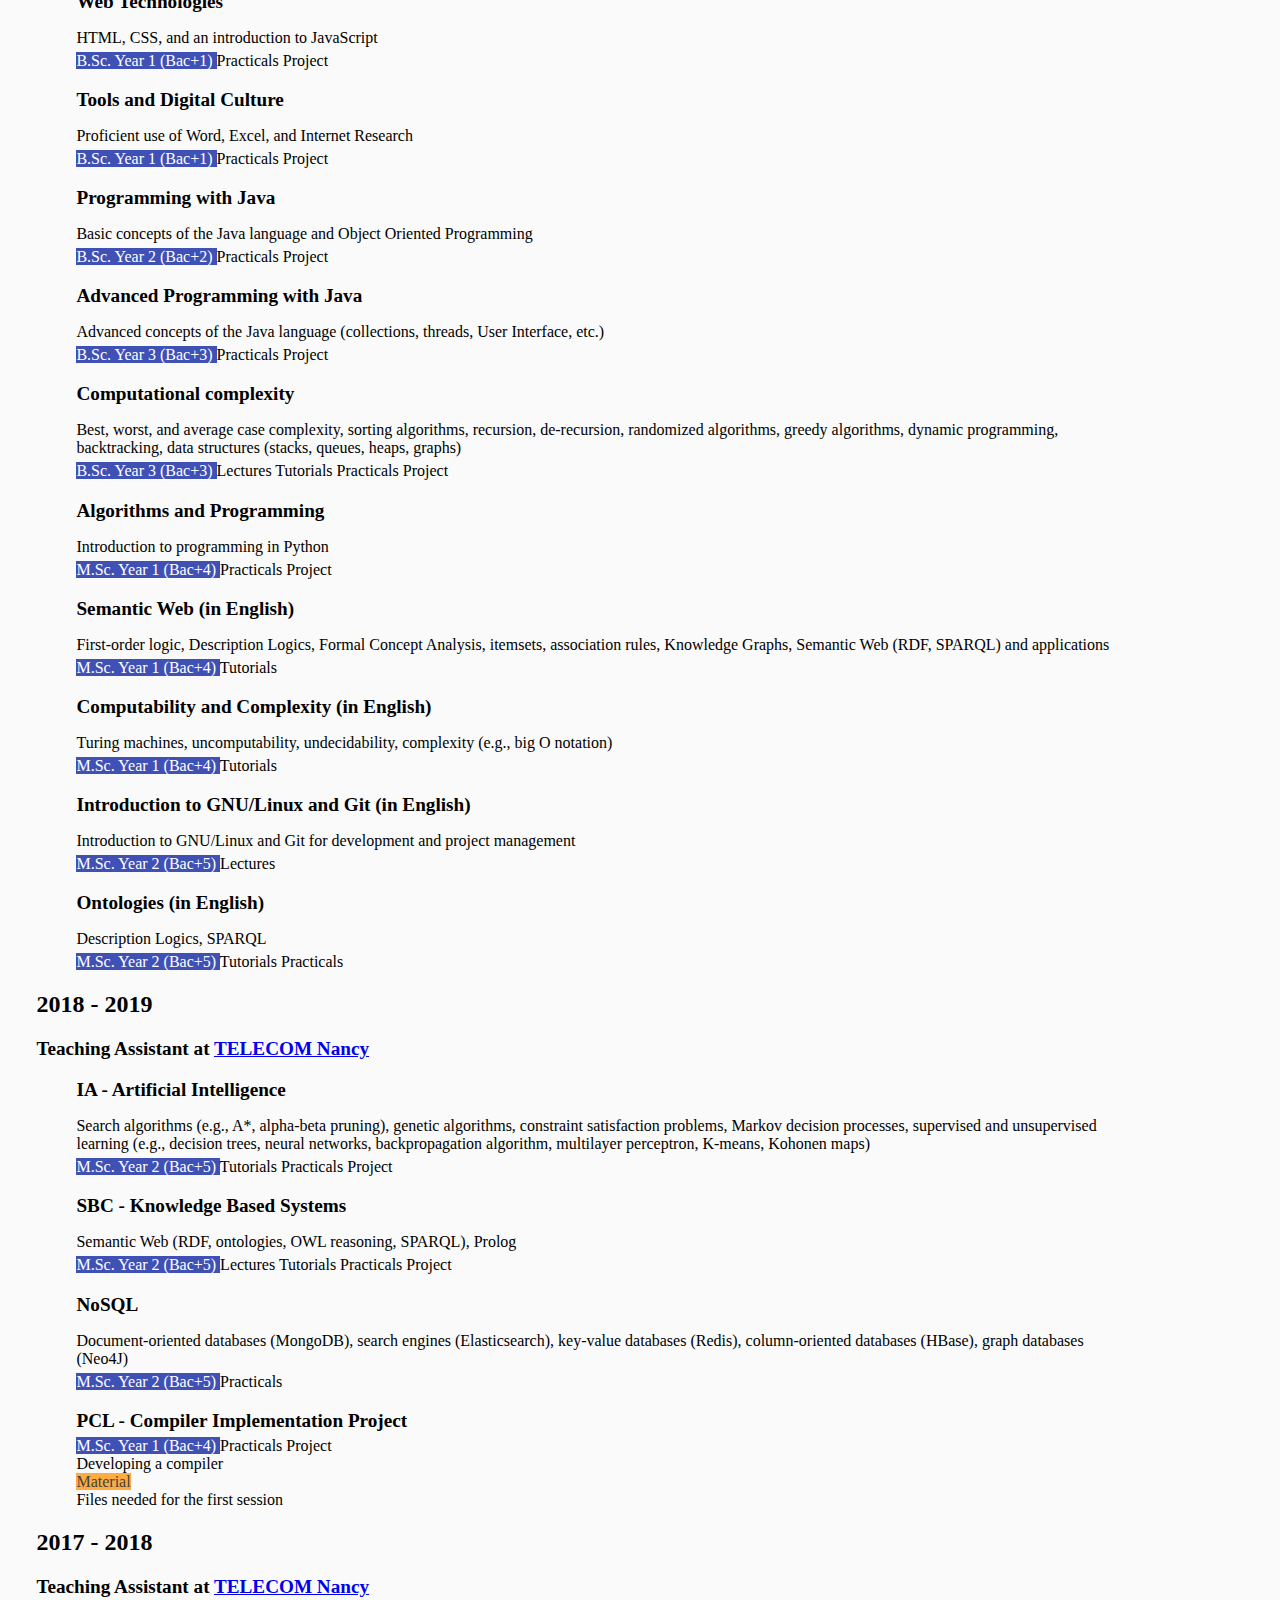
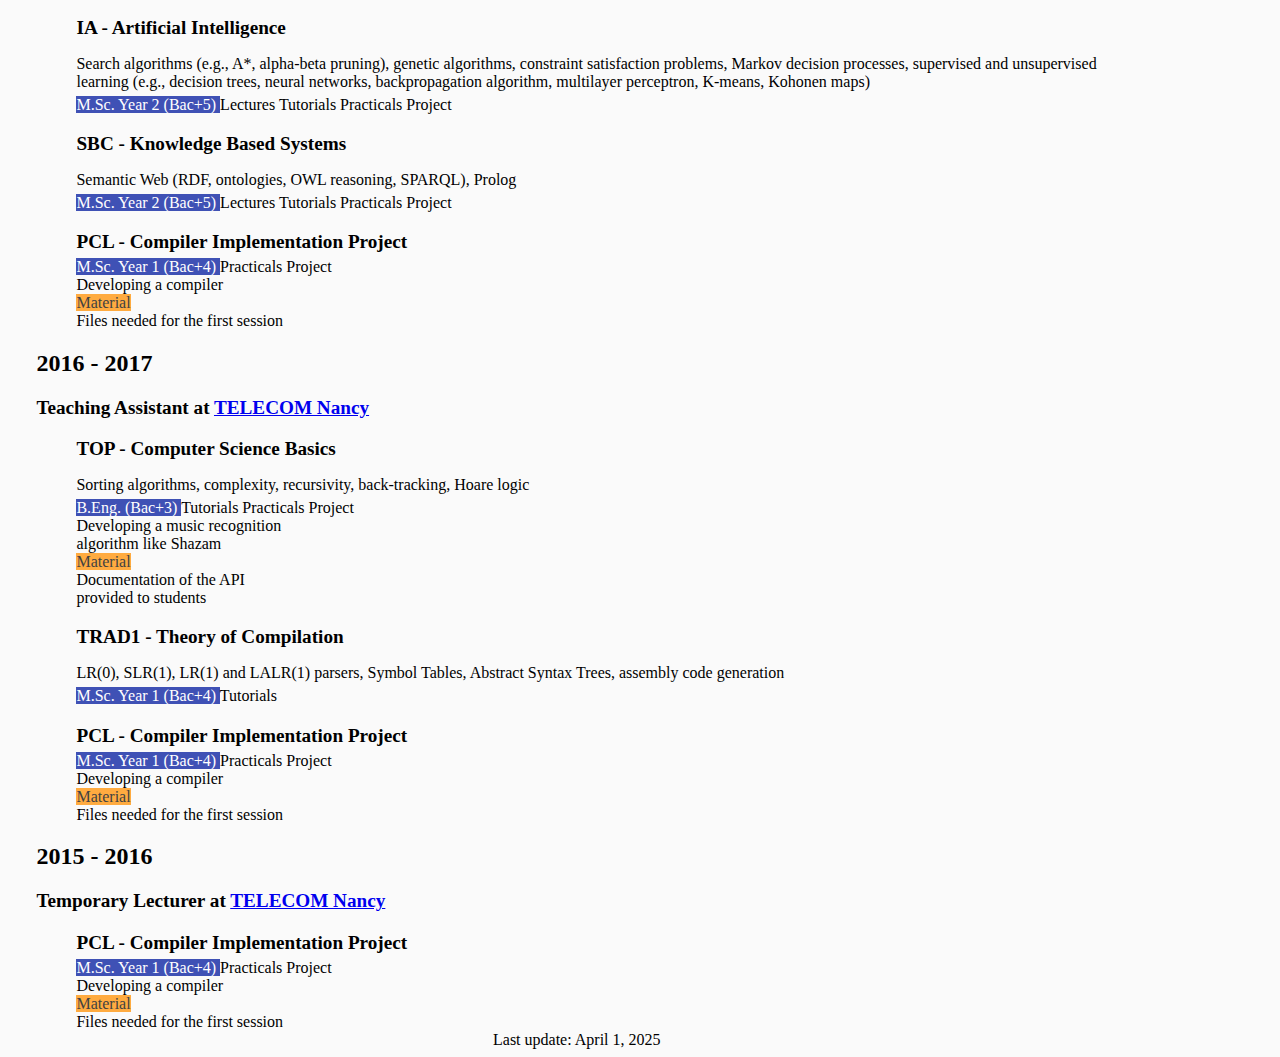
<file: teaching.html>
<!DOCTYPE html>
<html lang="en">
    <head>
        <meta charset="utf-8">
        <meta http-equiv="X-UA-Compatible" content="IE=edge">
        <meta name="description" content="Pierre Monnin">
        <meta name="viewport" content="width=device-width, initial-scale=1.0, minimum-scale=1.0">
        
        <title>Pierre Monnin</title>

        <link rel="stylesheet" href="https://fonts.googleapis.com/css?family=Roboto:300,400,500,700" type="text/css">
        <link rel="stylesheet" href="https://fonts.googleapis.com/icon?family=Material+Icons">
        <link rel="stylesheet" href="https://code.getmdl.io/1.3.0/material.indigo-orange.min.css">
        <script defer src="https://code.getmdl.io/1.3.0/material.min.js"></script>
        <link rel="stylesheet" href="styles.css" type="text/css">
    </head>

    <body>
        <div class="mdl-grid">
            <div class="mdl-cell mdl-cell--3-col mdl-cell--12-col-tablet mdl-cell--12-col-phone mdl-card mdl-shadow--3dp mdl-cell--top" id="id-card">
                <div class="center">
                    <div id="id-picture" class="id-block">
                        <img src="images/pmonnin.jpg" />
                    </div>
                    <div class="id-block">
                        <p id="id-title">
                            Pierre Monnin
                        </p>
                        <p id="id-subtitle">
                            Junior Fellow in AI at <a href="https://univ-cotedazur.fr/">Université Côte d'Azur</a><br />
                            Research within the <a href="https://team.inria.fr/wimmics/">Wimmics team</a><br />
                            Teaching within <a href="https://univ-cotedazur.fr/efelia-cote-dazur">EFELIA Côte d'Azur</a>
                        </p>
                    </div>
                    <div id="profiles" class="id-block">
                        <a href="mailto:firstname-dot-lastname-at-inria-dot-fr"><img src="images/mail.png" /></a>
                        <a href="https://orcid.org/0000-0002-2017-8426"><img src="images/orcid.png" alt="ORCID iD icon"></a>
                        <a href="https://linkedin.com/in/pierre-monnin"><img src="images/lk.png" /></a>
                        <a href="https://github.com/pmonnin"><img src="images/github.png" /></a>
                        <a href="https://twitter.com/piermonn"><img src="images/X.png" /></a>
                        <a href="https://sigmoid.social/@piermonn"><img src="images/mastodon.png" /></a>
                        <a href="https://bsky.app/profile/piermonn.bsky.social"><img src="images/bluesky.png" /></a>
                    </div>
                    <div id="address">
                        <div class="material-icons" style="vertical-align: middle;">
                                location_on
                        </div>
                        <p>
                            I3S Laboratory<br />
                            930 Route des Colles, BP 145<br />
                            06903 Sophia Antipolis Cedex, France
                        </p>
                    </div>
                </div>
            </div>

            <div class="mdl-cell mdl-cell--9-col mdl-cell--12-col-tablet mdl-cell--12-col-phone mdl-card mdl-shadow--3dp">
                <div class="mdl-card__title">
                    <div class="menu-bar">
                        <a href="index.html" class="menu-item">About</a>
                        <a href="cv/pmonnin-cv.pdf" class="menu-item">CV</a>
                        <a href="publications.html" class="menu-item">Publications</a>
                        <a href="talks.html" class="menu-item">Invited Talks</a>
                        <a href="awards.html" class="menu-item">Awards</a>
                        <a href="projects.html" class="menu-item">Projects, Software &amp; Data</a>
                        <a href="services.html" class="menu-item">Community Services</a>
                        <a href="teaching.html" class="menu-item active">Teaching</a>
                        <a href="supervision.html" class="menu-item">Supervision</a>
                    </div>
                </div>

                <div class="mdl-card__supporting-text">
                    <h1>Teaching</h1>

                    <p>Classes were taught in French unless otherwise stated</p>

                    <h2 id="2024-2025">2024 - 2025</h2>                    

                    <h3>Junior Fellow in Artificial Intelligence at <a href="https://univ-cotedazur.fr/efelia-cote-dazur">EFELIA Côte d'Azur</a></h3>

                    <div class="increment-block">
                        <h3 class="class-name">Artificial Intelligence for Foreign Languages: Professional Approaches</h3>

                        <p class="class-description">
                            Focus on Natural Language Processing, tasks, (past to modern) models, limits, and applications in professional settings
                        </p>

                        <div class="class-info">
                            <span class="mdl-chip degree-chip">
                                <span class="mdl-chip__text">M.Sc. Year 2 (Bac+5)</span>
                            </span>
                            <span class="mdl-chip">
                                <span class="mdl-chip__text">Lectures</span>
                            </span>
                            <span class="mdl-chip">
                                <span class="mdl-chip__text">Tutorials</span>
                            </span>
                        </div>
                    </div>

                    <div class="increment-block">
                        <h3 class="class-name">Introduction to Artificial Intelligence for Applied Foreign Languages</h3>

                        <p class="class-description">
                            Introduction to Artificial Intelligence, Machine Learning, Deep Learning, training process, Neural Networks, evaluation, Natural Language Processing, associated tasks, impacts on society and environment
                        </p>

                        <div class="class-info">
                            <span class="mdl-chip degree-chip">
                                <span class="mdl-chip__text">M.Sc. Year 1 (Bac+4)</span>
                            </span>
                            <span class="mdl-chip">
                                <span class="mdl-chip__text">Lectures</span>
                            </span>
                            <span class="mdl-chip">
                                <span class="mdl-chip__text">Tutorials</span>
                            </span>
                        </div>
                    </div>

                    <div class="increment-block">
                        <h3 class="class-name">Introduction to Artificial Intelligence for Adult Education</h3>

                        <p class="class-description">
                            Introduction to Artificial Intelligence, Machine Learning, Deep Learning, training process, Neural Networks, evaluation, Natural Language Processing, associated tasks, impacts on society and environment
                        </p>

                        <div class="class-info">
                            <span class="mdl-chip degree-chip">
                                <span class="mdl-chip__text">M.Sc. Year 1 (Bac+4)</span>
                            </span>
                            <span class="mdl-chip">
                                <span class="mdl-chip__text">Lectures</span>
                            </span>
                        </div>
                    </div>

                    <div class="increment-block">
                        <h3 class="class-name">Introduction to Artificial Intelligence for preparatory classes for higher education (CPES)</h3>

                        <p class="class-description">
                            Introduction to Artificial Intelligence, Machine Learning, Deep Learning, training process, Neural Networks, evaluation, associated tasks, impacts on society and environment
                        </p>

                        <div class="class-info">
                            <span class="mdl-chip degree-chip">
                                <span class="mdl-chip__text">B.Sc. Year 1 (Bac+1)</span>
                            </span>
                            <span class="mdl-chip">
                                <span class="mdl-chip__text">Lectures</span>
                            </span>
                        </div>
                    </div>

                    <div class="increment-block">
                        <h3 class="class-name">Introduction to Artiicial Intelligence for manufacturing and services (BUT2 QLIO)</h3>

                        <p class="class-description">
                            Introduction to Artificial Intelligence, Machine Learning, Deep Learning, training process, Neural Networks, evaluation, Generative AI / LLMs, associated tasks and challenges, with applications in manufacturing and services 
                        </p>

                        <div class="class-info">
                            <span class="mdl-chip degree-chip">
                                <span class="mdl-chip__text">B.Sc. Year 2 (Bac+2)</span>
                            </span>
                            <span class="mdl-chip">
                                <span class="mdl-chip__text">Tutorials</span>
                            </span>
                        </div>
                    </div>

                    <div class="increment-block">
                        <h3 class="class-name">Machine Learning &amp; Semantic Web</h3>

                        <p class="class-description">
                            Introduction to graph machine learning for knowledge graph refinement, some knowledge graph embedding models, link prediction, and evaluation
                        </p>

                        <div class="class-info">
                            <span class="mdl-chip degree-chip">
                                <span class="mdl-chip__text">M.Sc. Year 2 (Bac+5)</span>
                            </span>
                            <span class="mdl-chip">
                                <span class="mdl-chip__text">Lectures</span>
                            </span>
                            <span class="mdl-chip">
                                <span class="mdl-chip__text">Tutorials</span>
                            </span>
                        </div>
                    </div>

                    <div class="increment-block">
                        <h3 class="class-name">NoSQL Databases</h3>

                        <p class="class-description">
                            Document-oriented databases (MongoDB),
                            search engines (Elasticsearch),
                            key-value databases (Redis),
                            column-oriented databases (HBase),
                            graph databases (Neo4J)
                        </p>

                        <div class="class-info">
                            <span class="mdl-chip degree-chip">
                                <span class="mdl-chip__text">M.Sc. Year 1 (Bac+4)</span>
                            </span>
                            <span class="mdl-chip">
                                <span class="mdl-chip__text">Lectures</span>
                            </span>
                            <span class="mdl-chip">
                                <span class="mdl-chip__text">Tutorials</span>
                            </span>
                        </div>
                    </div>

                    <div class="increment-block">
                        <h3 class="class-name">Internship academic supervision</h3>

                        <p class="class-description">
                            Academic supervision of five M.Sc. Year 2 internships: monitoring interns' work in companies, report grading
                        </p>

                        <div class="class-info">
                            <span class="mdl-chip degree-chip">
                                <span class="mdl-chip__text">M.Sc. Year 2 (Bac+5)</span>
                            </span>
                            <span class="mdl-chip">
                                <span class="mdl-chip__text">Supervision</span>
                            </span>
                        </div>
                    </div>

                    <h2 id="2023-2024">2023 - 2024</h2>                    

                    <h3>Junior Fellow in Artificial Intelligence at <a href="https://univ-cotedazur.fr/efelia-cote-dazur">EFELIA Côte d'Azur</a></h3>

                    <div class="increment-block">
                        <h3 class="class-name">Introduction to Artificial Intelligence for Applied Foreign Languages</h3>

                        <p class="class-description">
                            Introduction to Artificial Intelligence, Machine Learning, Deep Learning, training process, Neural Networks, evaluation, Natural Language Processing, associated tasks, impacts on society and environment
                        </p>

                        <div class="class-info">
                            <span class="mdl-chip degree-chip">
                                <span class="mdl-chip__text">M.Sc. Year 1 (Bac+4)</span>
                            </span>
                            <span class="mdl-chip">
                                <span class="mdl-chip__text">Lectures</span>
                            </span>
                            <span class="mdl-chip">
                                <span class="mdl-chip__text">Tutorials</span>
                            </span>
                        </div>
                    </div>

                    <div class="increment-block">
                        <h3 class="class-name">Introduction to Artificial Intelligence for Adult Education</h3>

                        <p class="class-description">
                            Introduction to Artificial Intelligence, Machine Learning, Deep Learning, training process, Neural Networks, evaluation, Natural Language Processing, associated tasks, impacts on society and environment
                        </p>

                        <div class="class-info">
                            <span class="mdl-chip degree-chip">
                                <span class="mdl-chip__text">M.Sc. Year 1 (Bac+4)</span>
                            </span>
                            <span class="mdl-chip">
                                <span class="mdl-chip__text">Lectures</span>
                            </span>
                        </div>
                    </div>

                    <div class="increment-block">
                        <h3 class="class-name">Introduction to Artificial Intelligence for Marketing</h3>

                        <p class="class-description">
                            Introduction to Artificial Intelligence, Machine Learning, Deep Learning, training process, Neural Networks, evaluation, Natural Language Processing, image generation, associated tasks, impacts on society and environment
                        </p>

                        <div class="class-info">
                            <span class="mdl-chip degree-chip">
                                <span class="mdl-chip__text">B.Sc. Year 3 (Bac+3)</span>
                            </span>
                            <span class="mdl-chip">
                                <span class="mdl-chip__text">Lectures</span>
                            </span>
                        </div>
                    </div>

                    <div class="increment-block">
                        <h3 class="class-name">Introduction to Artificial Intelligence for preparatory classes for higher education (CPES)</h3>

                        <p class="class-description">
                            Introduction to Artificial Intelligence, Machine Learning, Deep Learning, training process, Neural Networks, evaluation, associated tasks, impacts on society and environment
                        </p>

                        <div class="class-info">
                            <span class="mdl-chip degree-chip">
                                <span class="mdl-chip__text">B.Sc. Year 1 (Bac+1)</span>
                            </span>
                            <span class="mdl-chip">
                                <span class="mdl-chip__text">Lectures</span>
                            </span>
                        </div>
                    </div>

                    <div class="increment-block">
                        <h3 class="class-name">Machine Learning &amp; Semantic Web</h3>

                        <p class="class-description">
                            Introduction to graph machine learning for knowledge graph refinement, some knowledge graph embedding models, link prediction, and evaluation
                        </p>

                        <div class="class-info">
                            <span class="mdl-chip degree-chip">
                                <span class="mdl-chip__text">M.Sc. Year 2 (Bac+5)</span>
                            </span>
                            <span class="mdl-chip">
                                <span class="mdl-chip__text">Lectures</span>
                            </span>
                            <span class="mdl-chip">
                                <span class="mdl-chip__text">Tutorials</span>
                            </span>
                        </div>
                    </div>

                    <div class="increment-block">
                        <h3 class="class-name">XML technologies</h3>

                        <p class="class-description">
                            XML language, DTD, XQuery, XSLT
                        </p>

                        <div class="class-info">
                            <span class="mdl-chip degree-chip">
                                <span class="mdl-chip__text">M.Sc. Year 1 (Bac+4)</span>
                            </span>
                            <span class="mdl-chip">
                                <span class="mdl-chip__text">Tutorials</span>
                            </span>
                        </div>
                    </div>

                    <div class="increment-block">
                        <h3 class="class-name">Machine learning tutoring</h3>

                        <p class="class-description">
                            Basics of Machine Learning, supervised and unsupervised learning, neural networks (MLP, CNN), training process, evaluation
                        </p>

                        <div class="class-info">
                            <span class="mdl-chip degree-chip">
                                <span class="mdl-chip__text">M.Sc. Year 2 (Bac+5)</span>
                            </span>
                            <span class="mdl-chip">
                                <span class="mdl-chip__text">Tutorials</span>
                            </span>
                        </div>
                    </div>

                    <div class="increment-block">
                        <h3 class="class-name">Research project supervision</h3>

                        <p class="class-description">
                            Academic supervision of a M.Sc. Year 2 student for his research project (subject proposal, supervision, report and oral defense grading)
                        </p>

                        <div class="class-info">
                            <span class="mdl-chip degree-chip">
                                <span class="mdl-chip__text">M.Sc. Year 2 (Bac+5)</span>
                            </span>
                            <span class="mdl-chip">
                                <span class="mdl-chip__text">Supervision</span>
                            </span>
                        </div>
                    </div>

                    <div class="increment-block">
                        <h3 class="class-name">Internship academic supervision</h3>

                        <p class="class-description">
                            Academic supervision of two M.Sc. Year 2 internships: monitoring interns' work in companies, report grading
                        </p>

                        <div class="class-info">
                            <span class="mdl-chip degree-chip">
                                <span class="mdl-chip__text">M.Sc. Year 2 (Bac+5)</span>
                            </span>
                            <span class="mdl-chip">
                                <span class="mdl-chip__text">Supervision</span>
                            </span>
                        </div>
                    </div>

                    <h3>Temporary Lecturer at <a href="http://telecomnancy.univ-lorraine.fr/">TELECOM Nancy</a></h3>

                    <div class="increment-block">
                        <h3 class="class-name">IA - Artificial Intelligence</h3>

                        <p class="class-description">
                            Artificial Intelligence, supervised and unsupervised learning (e.g., decision trees, neural networks, backpropagation algorithm, multilayer perceptron, K-means, Kohonen maps), Markov decision processes, knowledge graphs and the Semantic Web (RDF, ontologies, OWL reasoning, SPARQL), introduction to advanced AI techniques (e.g., CNN, GNN), applications &amp; limits of AI, eXplainable AI, neuro-symbolic AI
                        </p>

                        <div class="class-info">
                            <span class="mdl-chip degree-chip">
                                <span class="mdl-chip__text">M.Sc. Year 2 (Bac+5)</span>
                            </span>
                            <span class="mdl-chip">
                                <span class="mdl-chip__text">Lectures</span>
                            </span>
                            <span class="mdl-chip">
                                <span class="mdl-chip__text">Tutorials</span>
                            </span>
                        </div>
                    </div>

                    <h2 id="2022-2023">2022 - 2023</h2>

                    <h3>Temporary Lecturer at <a href="http://telecomnancy.univ-lorraine.fr/">TELECOM Nancy</a></h3>

                    <div class="increment-block">
                        <h3 class="class-name">SBC - Knowledge Based Systems</h3>

                        <p class="class-description">
                            Semantic Web (RDF, ontologies, OWL reasoning, SPARQL)
                        </p>

                        <div class="class-info">
                            <span class="mdl-chip degree-chip">
                                <span class="mdl-chip__text">M.Sc. Year 2 (Bac+5)</span>
                            </span>
                            <span class="mdl-chip">
                                <span class="mdl-chip__text">Lectures</span>
                            </span>
                            <span class="mdl-chip">
                                <span class="mdl-chip__text">Tutorials</span>
                            </span>
                            <span class="mdl-chip">
                                <span class="mdl-chip__text">Practicals</span>
                            </span>
                        </div>
                    </div>

                    <h2 id="2019-2020">2019 - 2020</h2>

                    <h3>Teaching Fellow at <a href="http://institut-sciences-digitales.fr/">IDMC</a></h3>

                    <div class="increment-block">
                        <h3 class="class-name">Algorithmics</h3>

                        <p class="class-description">
                            Introduction to algorithms (variables, assignments, conditions, loops, subalgorithms, etc.)
                        </p>

                        <div class="class-info">
                            <span class="mdl-chip degree-chip">
                                <span class="mdl-chip__text">B.Sc. Year 1 (Bac+1)</span>
                            </span>
                            <span class="mdl-chip">
                                <span class="mdl-chip__text">Tutorials</span>
                            </span>
                            <span class="mdl-chip">
                                <span class="mdl-chip__text">Project</span>
                            </span>
                        </div>
                    </div>

                    <div class="increment-block">
                        <h3 class="class-name">Web Technologies</h3>

                        <p class="class-description">
                            HTML, CSS, and an introduction to JavaScript
                        </p>

                        <div class="class-info">
                            <span class="mdl-chip degree-chip">
                                <span class="mdl-chip__text">B.Sc. Year 1 (Bac+1)</span>
                            </span>
                            <span class="mdl-chip">
                                <span class="mdl-chip__text">Practicals</span>
                            </span>
                            <span class="mdl-chip">
                                <span class="mdl-chip__text">Project</span>
                            </span>
                        </div>
                    </div>

                    <div class="increment-block">
                        <h3 class="class-name">Tools and Digital Culture</h3>

                        <p class="class-description">
                            Proficient use of Word, Excel, and Internet Research
                        </p>

                        <div class="class-info">
                            <span class="mdl-chip degree-chip">
                                <span class="mdl-chip__text">B.Sc. Year 1 (Bac+1)</span>
                            </span>
                            <span class="mdl-chip">
                                <span class="mdl-chip__text">Practicals</span>
                            </span>
                            <span class="mdl-chip">
                                <span class="mdl-chip__text">Project</span>
                            </span>
                        </div>
                    </div>

                    <div class="increment-block">
                        <h3 class="class-name">Programming with Java</h3>

                        <p class="class-description">
                            Basic concepts of the Java language and Object Oriented Programming
                        </p>

                        <div class="class-info">
                            <span class="mdl-chip degree-chip">
                                <span class="mdl-chip__text">B.Sc. Year 2 (Bac+2)</span>
                            </span>
                            <span class="mdl-chip">
                                <span class="mdl-chip__text">Practicals</span>
                            </span>
                            <span class="mdl-chip">
                                <span class="mdl-chip__text">Project</span>
                            </span>
                        </div>
                    </div>

                    <div class="increment-block">
                        <h3 class="class-name">Advanced Programming with Java</h3>

                        <p class="class-description">
                            Advanced concepts of the Java language (collections, threads, User Interface, etc.)
                        </p>

                        <div class="class-info">
                            <span class="mdl-chip degree-chip">
                                <span class="mdl-chip__text">B.Sc. Year 3 (Bac+3)</span>
                            </span>
                            <span class="mdl-chip">
                                <span class="mdl-chip__text">Practicals</span>
                            </span>
                            <span class="mdl-chip">
                                <span class="mdl-chip__text">Project</span>
                            </span>
                        </div>
                    </div>

                    <div class="increment-block">
                        <h3 class="class-name">Computational complexity</h3>

                        <p class="class-description">
                            Best, worst, and average case complexity, sorting algorithms, recursion, de-recursion, randomized algorithms, greedy algorithms, dynamic programming, backtracking, data structures (stacks, queues, heaps, graphs)
                        </p>

                        <div class="class-info">
                            <span class="mdl-chip degree-chip">
                                <span class="mdl-chip__text">B.Sc. Year 3 (Bac+3)</span>
                            </span>
                            <span class="mdl-chip">
                                <span class="mdl-chip__text">Lectures</span>
                            </span>
                            <span class="mdl-chip">
                                <span class="mdl-chip__text">Tutorials</span>
                            </span>
                            <span class="mdl-chip">
                                <span class="mdl-chip__text">Practicals</span>
                            </span>
                            <span class="mdl-chip">
                                <span class="mdl-chip__text">Project</span>
                            </span>
                        </div>
                    </div>

                    <div class="increment-block">
                        <h3 class="class-name">Algorithms and Programming</h3>

                        <p class="class-description">
                            Introduction to programming in Python
                        </p>

                        <div class="class-info">
                            <span class="mdl-chip degree-chip">
                                <span class="mdl-chip__text">M.Sc. Year 1 (Bac+4)</span>
                            </span>
                            <span class="mdl-chip">
                                <span class="mdl-chip__text">Practicals</span>
                            </span>
                            <span class="mdl-chip">
                                <span class="mdl-chip__text">Project</span>
                            </span>
                        </div>
                    </div>

                    <div class="increment-block">
                        <h3 class="class-name">Semantic Web (in English)</h3>

                        <p class="class-description">
                            First-order logic, Description Logics, Formal Concept Analysis, itemsets, association rules, Knowledge Graphs, Semantic Web (RDF, SPARQL) and applications
                        </p>

                        <div class="class-info">
                            <span class="mdl-chip degree-chip">
                                <span class="mdl-chip__text">M.Sc. Year 1 (Bac+4)</span>
                            </span>
                            <span class="mdl-chip">
                                <span class="mdl-chip__text">Tutorials</span>
                            </span>
                        </div>
                    </div>

                    <div class="increment-block">
                        <h3 class="class-name">Computability and Complexity (in English)</h3>

                        <p class="class-description">
                            Turing machines, uncomputability, undecidability, complexity (e.g., big O notation)
                        </p>

                        <div class="class-info">
                            <span class="mdl-chip degree-chip">
                                <span class="mdl-chip__text">M.Sc. Year 1 (Bac+4)</span>
                            </span>
                            <span class="mdl-chip">
                                <span class="mdl-chip__text">Tutorials</span>
                            </span>
                        </div>
                    </div>

                    <div class="increment-block">
                        <h3 class="class-name">Introduction to GNU/Linux and Git (in English)</h3>

                        <p class="class-description">
                            Introduction to GNU/Linux and Git for development and project management
                        </p>

                        <div class="class-info">
                            <span class="mdl-chip degree-chip">
                                <span class="mdl-chip__text">M.Sc. Year 2 (Bac+5)</span>
                            </span>
                            <span class="mdl-chip">
                                <span class="mdl-chip__text">Lectures</span>
                            </span>
                        </div>
                    </div>

                    <div class="increment-block">
                        <h3 class="class-name">Ontologies (in English)</h3>

                        <p class="class-description">
                            Description Logics, SPARQL
                        </p>

                        <div class="class-info">
                            <span class="mdl-chip degree-chip">
                                <span class="mdl-chip__text">M.Sc. Year 2 (Bac+5)</span>
                            </span>
                            <span class="mdl-chip">
                                <span class="mdl-chip__text">Tutorials</span>
                            </span>
                            <span class="mdl-chip">
                                <span class="mdl-chip__text">Practicals</span>
                            </span>
                        </div>
                    </div>

                    <h2 id="2018-2019">2018 - 2019</h2>

                    <h3>Teaching Assistant at <a href="http://telecomnancy.univ-lorraine.fr/">TELECOM Nancy</a></h3>

                    <div class="increment-block">
                        <h3 class="class-name">IA - Artificial Intelligence</h3>

                        <p class="class-description">
                            Search algorithms (e.g., A*, alpha-beta pruning),
                            genetic algorithms,
                            constraint satisfaction problems,
                            Markov decision processes,
                            supervised and unsupervised learning (e.g., decision trees, neural networks, backpropagation algorithm, multilayer perceptron, K-means, Kohonen maps)
                        </p>

                        <div class="class-info">
                            <span class="mdl-chip degree-chip">
                                <span class="mdl-chip__text">M.Sc. Year 2 (Bac+5)</span>
                            </span>
                            <span class="mdl-chip">
                                <span class="mdl-chip__text">Tutorials</span>
                            </span>
                            <span class="mdl-chip">
                                <span class="mdl-chip__text">Practicals</span>
                            </span>
                            <span class="mdl-chip">
                                <span class="mdl-chip__text">Project</span>
                            </span>
                        </div>
                    </div>

                    <div class="increment-block">
                        <h3 class="class-name">SBC - Knowledge Based Systems</h3>

                        <p class="class-description">
                            Semantic Web (RDF, ontologies, OWL reasoning, SPARQL), Prolog
                        </p>

                        <div class="class-info">
                            <span class="mdl-chip degree-chip">
                                <span class="mdl-chip__text">M.Sc. Year 2 (Bac+5)</span>
                            </span>
                            <span class="mdl-chip">
                                <span class="mdl-chip__text">Lectures</span>
                            </span>
                            <span class="mdl-chip">
                                <span class="mdl-chip__text">Tutorials</span>
                            </span>
                            <span class="mdl-chip">
                                <span class="mdl-chip__text">Practicals</span>
                            </span>
                            <span class="mdl-chip">
                                <span class="mdl-chip__text">Project</span>
                            </span>
                        </div>
                    </div>

                    <div class="increment-block">
                        <h3 class="class-name">NoSQL</h3>

                        <p class="class-description">
                            Document-oriented databases (MongoDB),
                            search engines (Elasticsearch),
                            key-value databases (Redis),
                            column-oriented databases (HBase),
                            graph databases (Neo4J)
                        </p>

                        <div class="class-info">
                            <span class="mdl-chip degree-chip">
                                <span class="mdl-chip__text">M.Sc. Year 2 (Bac+5)</span>
                            </span>
                            <span class="mdl-chip">
                                <span class="mdl-chip__text">Practicals</span>
                            </span>
                        </div>
                    </div>

                    <div class="increment-block">
                        <h3 class="class-name">PCL - Compiler Implementation Project</h3>

                        <div class="class-info">
                            <span class="mdl-chip degree-chip">
                                <span class="mdl-chip__text">M.Sc. Year 1 (Bac+4)</span>
                            </span>
                            <span class="mdl-chip">
                                <span class="mdl-chip__text">Practicals</span>
                            </span>
                            <span class="mdl-chip">
                                <span class="mdl-chip__text" id="pcl1819-project">Project</span>
                                <div class="mdl-tooltip" data-mdl-for="pcl1819-project">
                                    Developing a compiler
                                </div>
                            </span>
                            <span class="mdl-chip material-chip">
                                <span class="mdl-chip__text" id="pcl1819-material"><a href="https://github.com/pmonnin/compilation-lab">Material</a></span>
                                <div class="mdl-tooltip" data-mdl-for="pcl1819-material">
                                    Files needed for the first session
                                </div>
                            </span>
                        </div>
                    </div>

                    <h2 id="2017-2018">2017 - 2018</h2>

                    <h3>Teaching Assistant at <a href="http://telecomnancy.univ-lorraine.fr/">TELECOM Nancy</a></h3>

                    <div class="increment-block">
                        <h3 class="class-name">IA - Artificial Intelligence</h3>

                        <p class="class-description">
                            Search algorithms (e.g., A*, alpha-beta pruning),
                            genetic algorithms,
                            constraint satisfaction problems,
                            Markov decision processes,
                            supervised and unsupervised learning (e.g., decision trees, neural networks, backpropagation algorithm, multilayer perceptron, K-means, Kohonen maps)
                        </p>

                        <div class="class-info">
                            <span class="mdl-chip degree-chip">
                                <span class="mdl-chip__text">M.Sc. Year 2 (Bac+5)</span>
                            </span>
                            <span class="mdl-chip">
                                <span class="mdl-chip__text">Lectures</span>
                            </span>
                            <span class="mdl-chip">
                                <span class="mdl-chip__text">Tutorials</span>
                            </span>
                            <span class="mdl-chip">
                                <span class="mdl-chip__text">Practicals</span>
                            </span>
                            <span class="mdl-chip">
                                <span class="mdl-chip__text">Project</span>
                            </span>
                        </div>
                    </div>

                    <div class="increment-block">
                        <h3 class="class-name">SBC - Knowledge Based Systems</h3>

                        <p class="class-description">
                            Semantic Web (RDF, ontologies, OWL reasoning, SPARQL), Prolog
                        </p>

                        <div class="class-info">
                            <span class="mdl-chip degree-chip">
                                <span class="mdl-chip__text">M.Sc. Year 2 (Bac+5)</span>
                            </span>
                            <span class="mdl-chip">
                                <span class="mdl-chip__text">Lectures</span>
                            </span>
                            <span class="mdl-chip">
                                <span class="mdl-chip__text">Tutorials</span>
                            </span>
                            <span class="mdl-chip">
                                <span class="mdl-chip__text">Practicals</span>
                            </span>
                            <span class="mdl-chip">
                                <span class="mdl-chip__text">Project</span>
                            </span>
                        </div>
                    </div>

                    <div class="increment-block">
                        <h3 class="class-name">PCL - Compiler Implementation Project</h3>

                        <div class="class-info">
                            <span class="mdl-chip degree-chip">
                                <span class="mdl-chip__text">M.Sc. Year 1 (Bac+4)</span>
                            </span>
                            <span class="mdl-chip">
                                <span class="mdl-chip__text">Practicals</span>
                            </span>
                            <span class="mdl-chip">
                                <span class="mdl-chip__text" id="pcl1718-project">Project</span>
                                <div class="mdl-tooltip" data-mdl-for="pcl1718-project">
                                    Developing a compiler
                                </div>
                            </span>
                            <span class="mdl-chip material-chip">
                                <span class="mdl-chip__text" id="pcl1718-material"><a href="https://github.com/pmonnin/compilation-lab">Material</a></span>
                                <div class="mdl-tooltip" data-mdl-for="pcl1718-material">
                                    Files needed for the first session
                                </div>
                            </span>
                        </div>
                    </div>

                    <h2 id="2016-2017">2016 - 2017</h2>

                    <h3>Teaching Assistant at <a href="http://telecomnancy.univ-lorraine.fr/">TELECOM Nancy</a></h3>

                    <div class="increment-block">
                        <h3 class="class-name">TOP - Computer Science Basics</h3>

                        <p class="class-description">
                            Sorting algorithms, complexity, recursivity, back-tracking, Hoare logic
                        </p>



                        <div class="class-info">
                            <span class="mdl-chip degree-chip">
                                <span class="mdl-chip__text">B.Eng. (Bac+3)</span>
                            </span>
                            <span class="mdl-chip">
                                <span class="mdl-chip__text">Tutorials</span>
                            </span>
                            <span class="mdl-chip">
                                <span class="mdl-chip__text">Practicals</span>
                            </span>
                            <span class="mdl-chip">
                                <span class="mdl-chip__text" id="top1617-project">Project</span>
                                <div class="mdl-tooltip" data-mdl-for="top1617-project">
                                    Developing a music recognition<br />algorithm like Shazam
                                </div>
                            </span>
                            <span class="mdl-chip material-chip">
                                <span class="mdl-chip__text" id="top1617-material"><a href="https://pmonnin.github.io/top-music-detection/">Material</a></span>
                                <div class="mdl-tooltip" data-mdl-for="top1617-material">
                                    Documentation of the API<br />provided to students
                                </div>
                            </span>
                        </div>
                    </div>

                    <div class="increment-block">
                        <h3 class="class-name">TRAD1 - Theory of Compilation</h3>

                        <p class="class-description">
                            LR(0), SLR(1), LR(1) and LALR(1) parsers, Symbol Tables, Abstract Syntax Trees, assembly code generation
                        </p>

                        <div class="class-info">
                            <span class="mdl-chip degree-chip">
                                <span class="mdl-chip__text">M.Sc. Year 1 (Bac+4)</span>
                            </span>
                            <span class="mdl-chip">
                                <span class="mdl-chip__text">Tutorials</span>
                            </span>
                        </div>
                    </div>

                    <div class="increment-block">
                        <h3 class="class-name">PCL - Compiler Implementation Project</h3>

                        <div class="class-info">
                            <span class="mdl-chip degree-chip">
                                <span class="mdl-chip__text">M.Sc. Year 1 (Bac+4)</span>
                            </span>
                            <span class="mdl-chip">
                                <span class="mdl-chip__text">Practicals</span>
                            </span>
                            <span class="mdl-chip">
                                <span class="mdl-chip__text" id="pcl1617-project">Project</span>
                                <div class="mdl-tooltip" data-mdl-for="pcl1617-project">
                                    Developing a compiler
                                </div>
                            </span>
                            <span class="mdl-chip material-chip">
                                <span class="mdl-chip__text" id="pcl1617-material"><a href="https://github.com/pmonnin/compilation-lab">Material</a></span>
                                <div class="mdl-tooltip" data-mdl-for="pcl1617-material">
                                    Files needed for the first session
                                </div>
                            </span>
                        </div>
                    </div>

                    <h2 id="2015-2016">2015 - 2016</h2>

                    <h3>Temporary Lecturer at <a href="http://telecomnancy.univ-lorraine.fr/">TELECOM Nancy</a></h3>

                    <div class="increment-block">
                        <h3 class="class-name">PCL - Compiler Implementation Project</h3>

                        <div class="class-info">
                            <span class="mdl-chip degree-chip">
                                <span class="mdl-chip__text">M.Sc. Year 1 (Bac+4)</span>
                            </span>
                            <span class="mdl-chip">
                                <span class="mdl-chip__text">Practicals</span>
                            </span>
                            <span class="mdl-chip">
                                <span class="mdl-chip__text" id="pcl1516-project">Project</span>
                                <div class="mdl-tooltip" data-mdl-for="pcl1516-project">
                                    Developing a compiler
                                </div>
                            </span>
                            <span class="mdl-chip material-chip">
                                <span class="mdl-chip__text" id="pcl1516-material"><a href="https://github.com/pmonnin/compilation-lab">Material</a></span>
                                <div class="mdl-tooltip" data-mdl-for="pcl1516-material">
                                    Files needed for the first session
                                </div>
                            </span>
                        </div>
                    </div>
                </div>
            </div>

            <div class="mdl-cell mdl-cell--3-col-desktop mdl-cell--hide-tablet mdl-cell--hide-phone">
            </div>

            <div class="mdl-cell mdl-cell--9-col mdl-cell--12-col-tablet mdl-cell--12-col-phone mdl-card mdl-shadow--3dp" id="footer-card">
                <div class="mdl-card__supporting-text">
                    <p>Last update: April 1, 2025</p>
                </div>
            </div>
        </div>
    </body>
</html>
</file>
<file: styles.css>
body {
    background-color: #FAFAFA;
}

.author {
    font-weight: bold;
}

.journal {
    font-style: italic;
}

.mdl-grid {
    max-width: 90%;
}

.id-block {
    margin-top: 10px;
    margin-bottom: 10px;
}

.center { 
    margin: auto;
    text-align: center;
}

.bold {
    font-weight: bold;
}

.publication {
    padding-left: 20px;
    margin-bottom: 40px;
}

.increment-block {
    padding-left: 40px;
}

.class-name {
    margin-bottom: 5px;
}

.class-description {
    margin-bottom: 5px;
}

.degree-chip {
    background-color: rgb(63,81,181);
    color: white;
}

.material-chip {
    background-color: rgb(255,171,64);
}

.material-chip span a {
    color: rgb(66,66,66);
    text-decoration: none;
    font-weight: 400;
}

#id-picture img {
    border-radius: 50%;
    height: 120px;
    margin: 10px;
    border: 2px white solid;
}

#id-card {
    background: url(images/header-background.jpg);
    background-size: cover;
    background-position: center center;
    color: white;
}

#id-title {
    font-size: 1.4em;
    margin: 0px;
}

#id-subtitle {
    margin-top: 10px;
    margin-bottom: 15px;
}

#profiles img {
    width: 30px;
}

#footer-card {
    min-height: 5px;
}

#footer-card p {
    margin: 0;
    padding: 0;
    text-align: center;
}

h2 {
    font-size: 2em;
}

h3 {
    font-size: 1.2em;
}

button a {
    text-decoration: none;
    color: inherit;
}

.mdl-card__supporting-text {
    width: 95%;
    margin: auto;
}

.mdl-card__title {
    padding: 0;
    border-bottom: 1px solid #e0e0e0;
    overflow-x: auto;
}

.menu-bar {
    line-height: 46px;
    padding: 0;
    flex-grow: 0;
    flex-shrink: 0;
    margin: auto;
}

.menu-item {
    text-transform: uppercase;
    text-decoration: none;
    color: rgba(0,0,0,.54);
    min-width: max-content;
    font-weight: 500;
    font-size: 14px;
    padding-left: 15px;
    padding-right: 15px;
    line-height: 46px;
    display: inline-block;
    height: 100%;
}

.active {
    color: rgba(0,0,0,.87);
    border-bottom: 2px solid rgb(63,81,181);
}

.increased-margin-li {
    margin-top: 10px;
    margin-bottom: 10px;
}

h1 {
    font-size: 2.5em;
}

h2 {
    font-size: 1.5em;
}

#address div, #address p {
    display: inline-block;
    vertical-align: middle;
    margin: 0;
    line-height: unset;
}

#address {
    margin-top: 20px;
    margin-bottom: 15px;
}

table {
    width: 100%;
    border-collapse: collapse;
    border: 1px solid rgba(0,0,0,.12);
    font-size: 13px;
    white-space: normal;
}

tr {
    border-top: 1px solid rgba(0,0,0,.12);
    border-bottom: 1px solid rgba(0,0,0,.12);
}

td {
    white-space: normal;
    padding: 10px;
}

th {
    padding: 10px;
}

.right-align {
    text-align: right;
}
</file>
